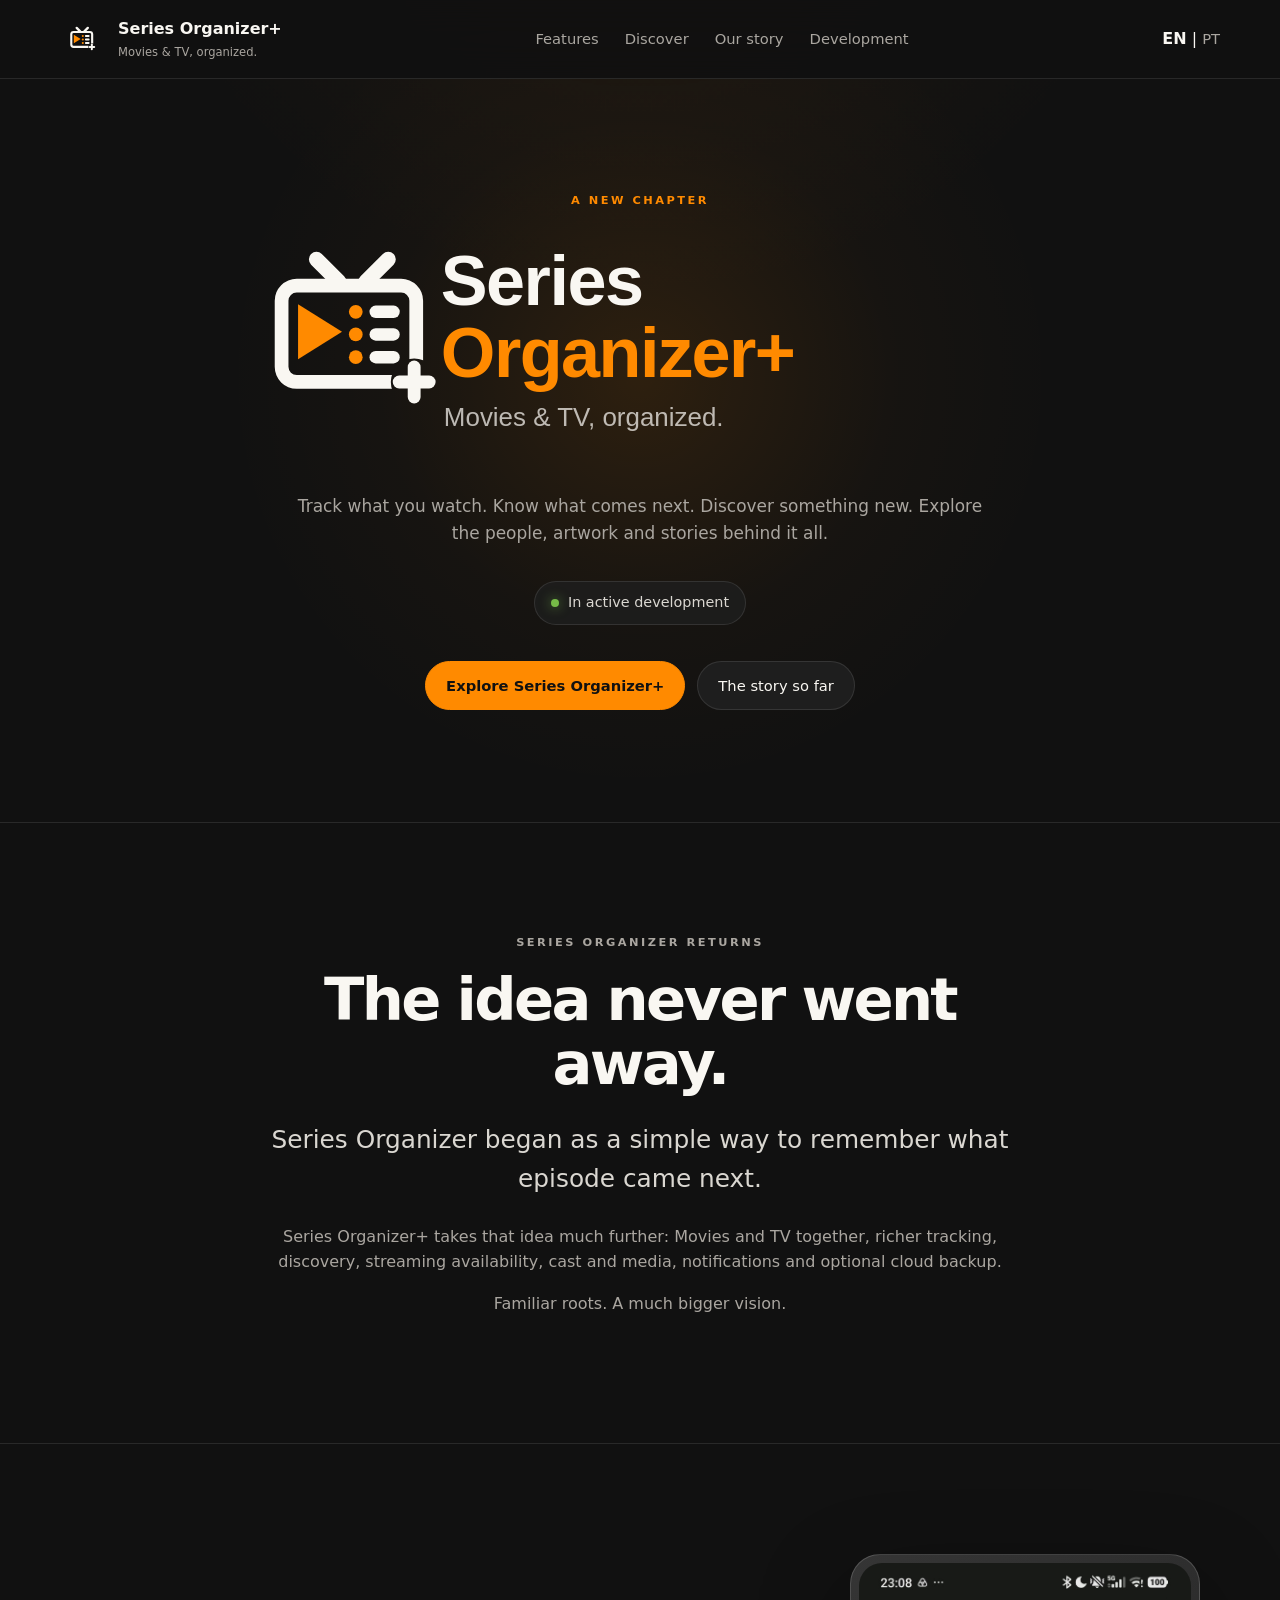
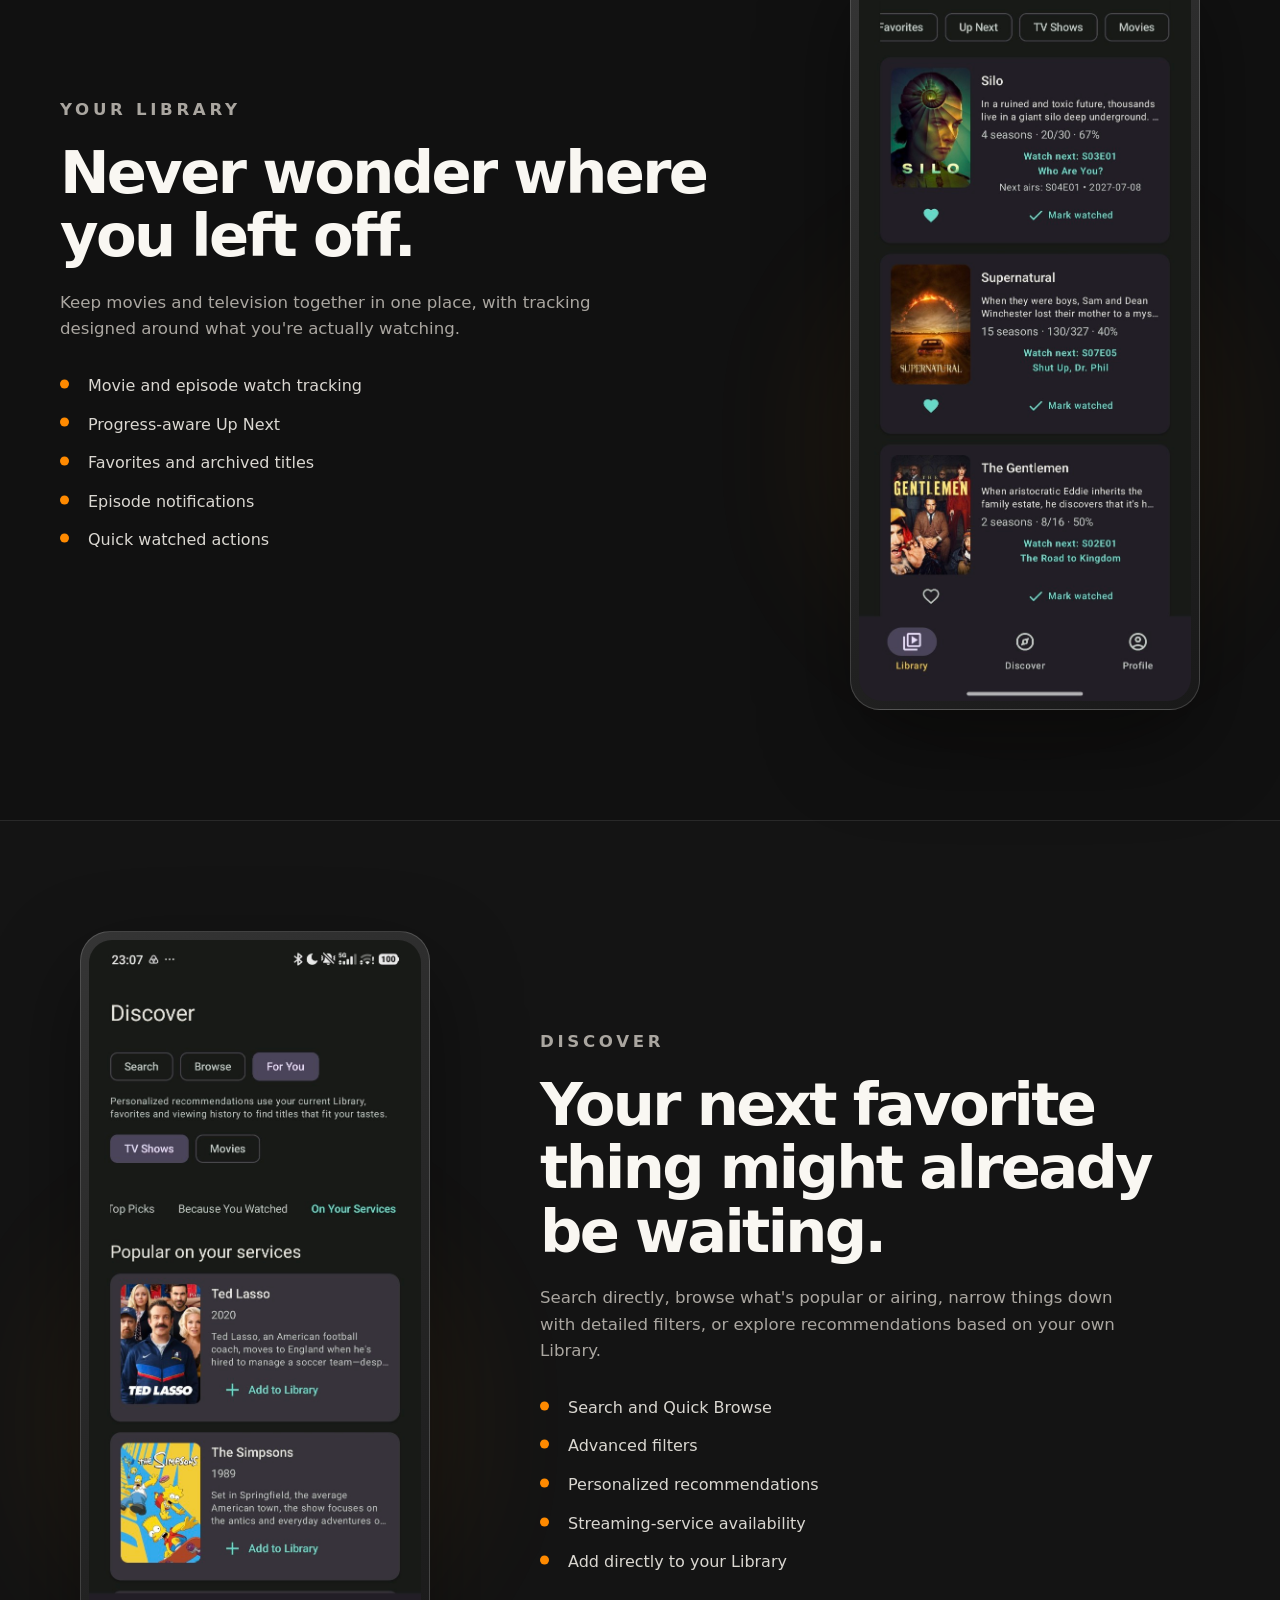
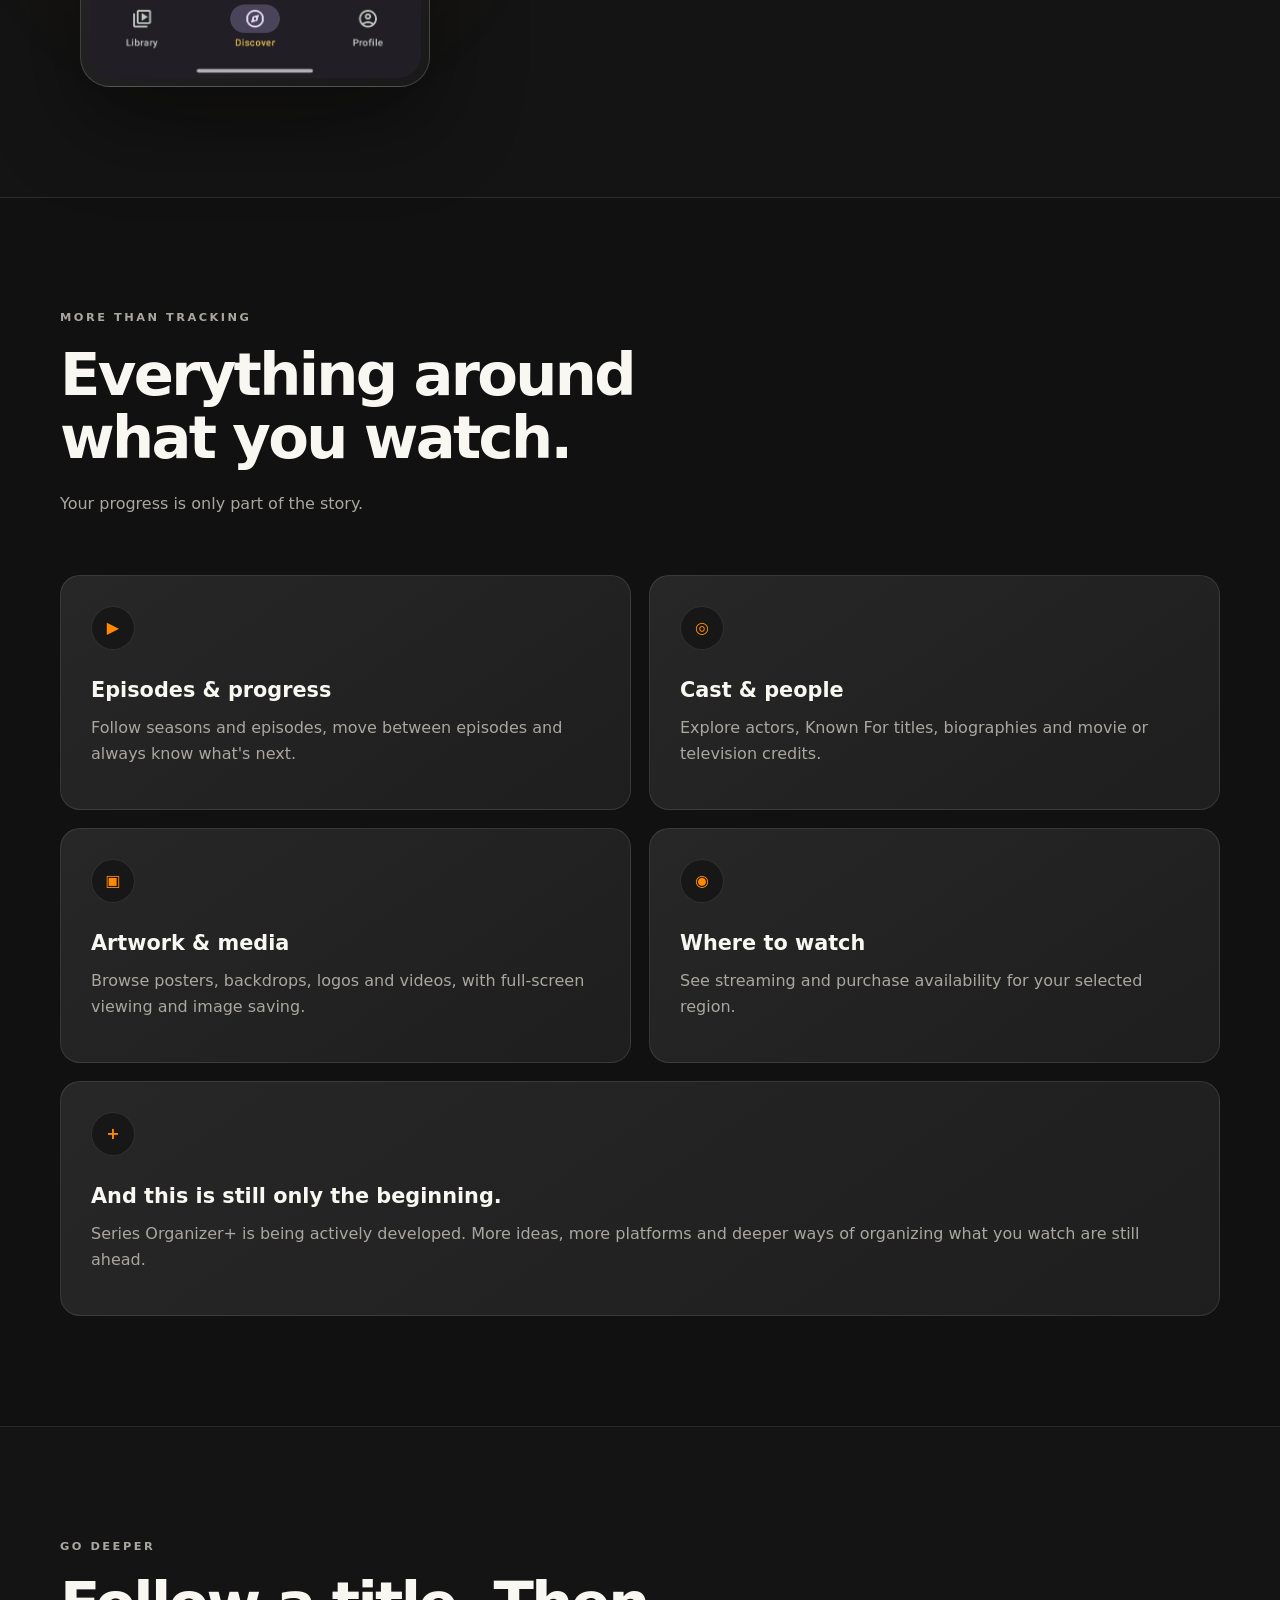
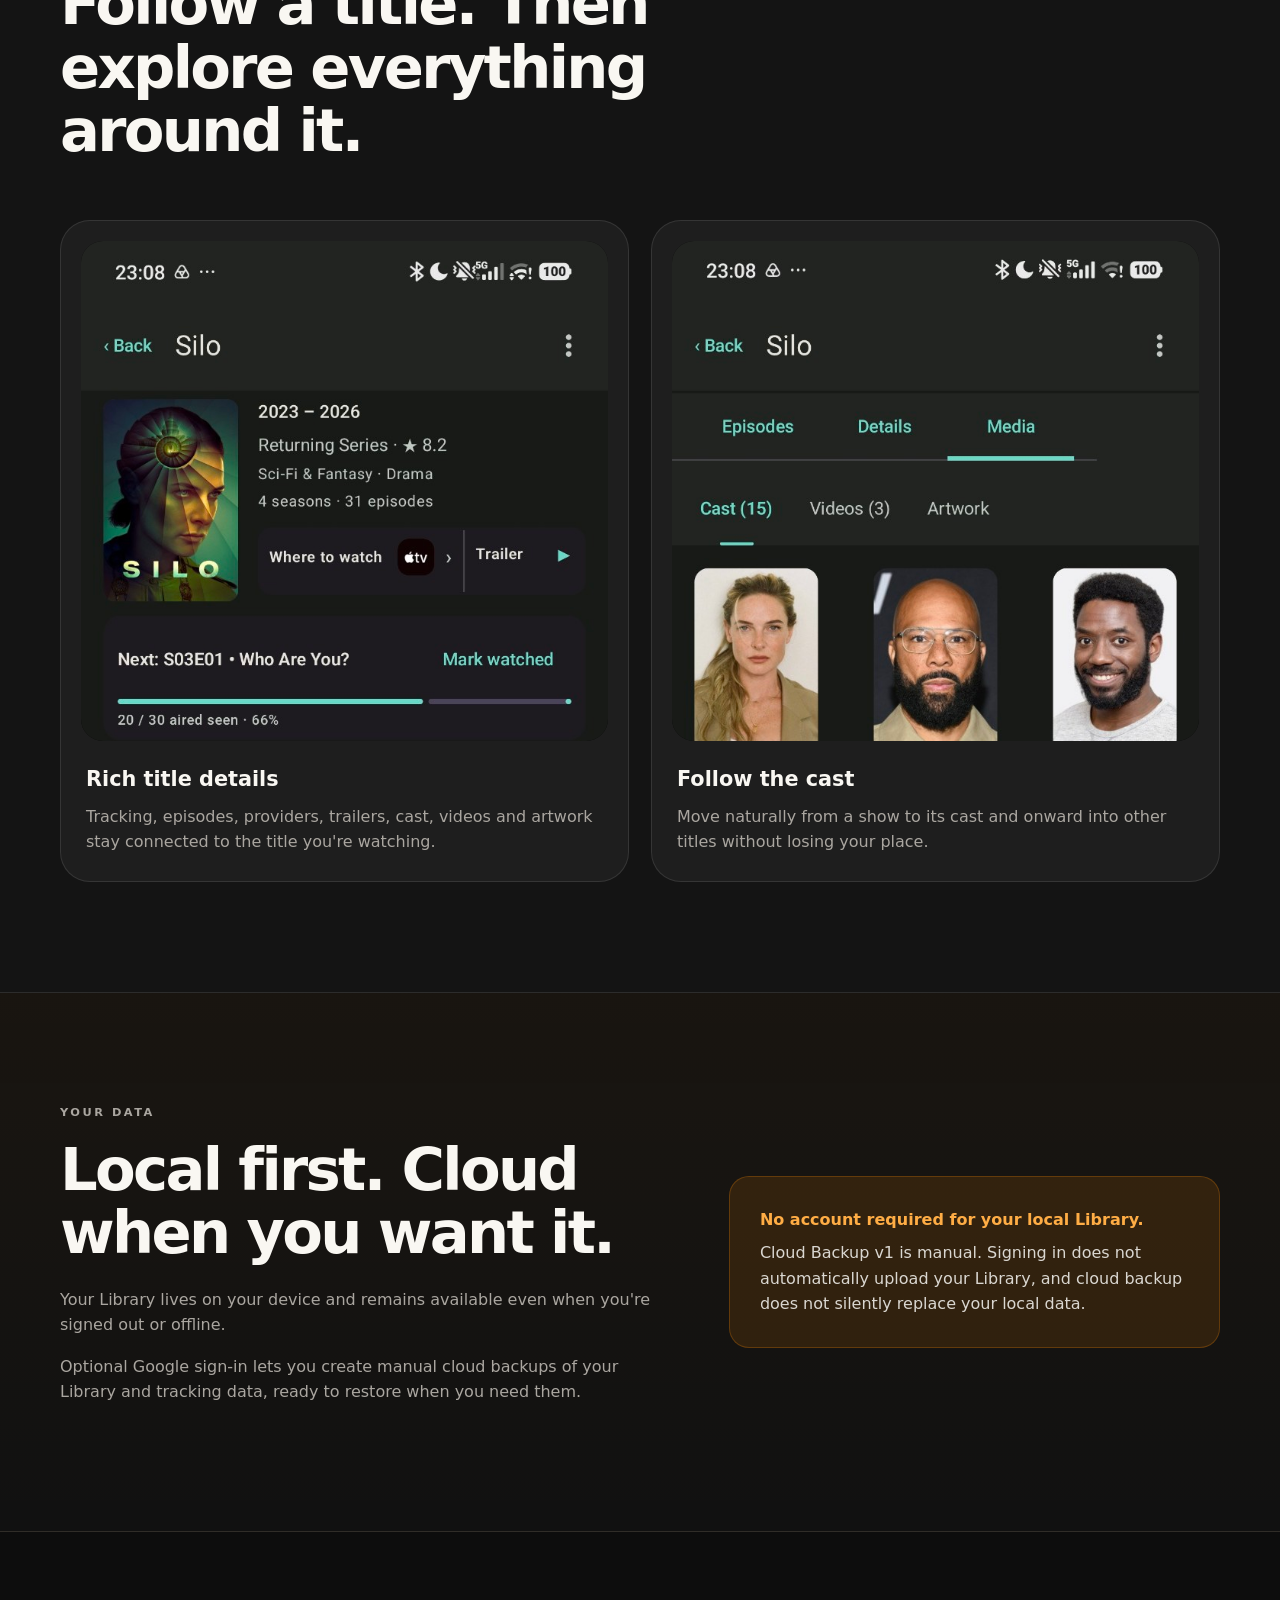
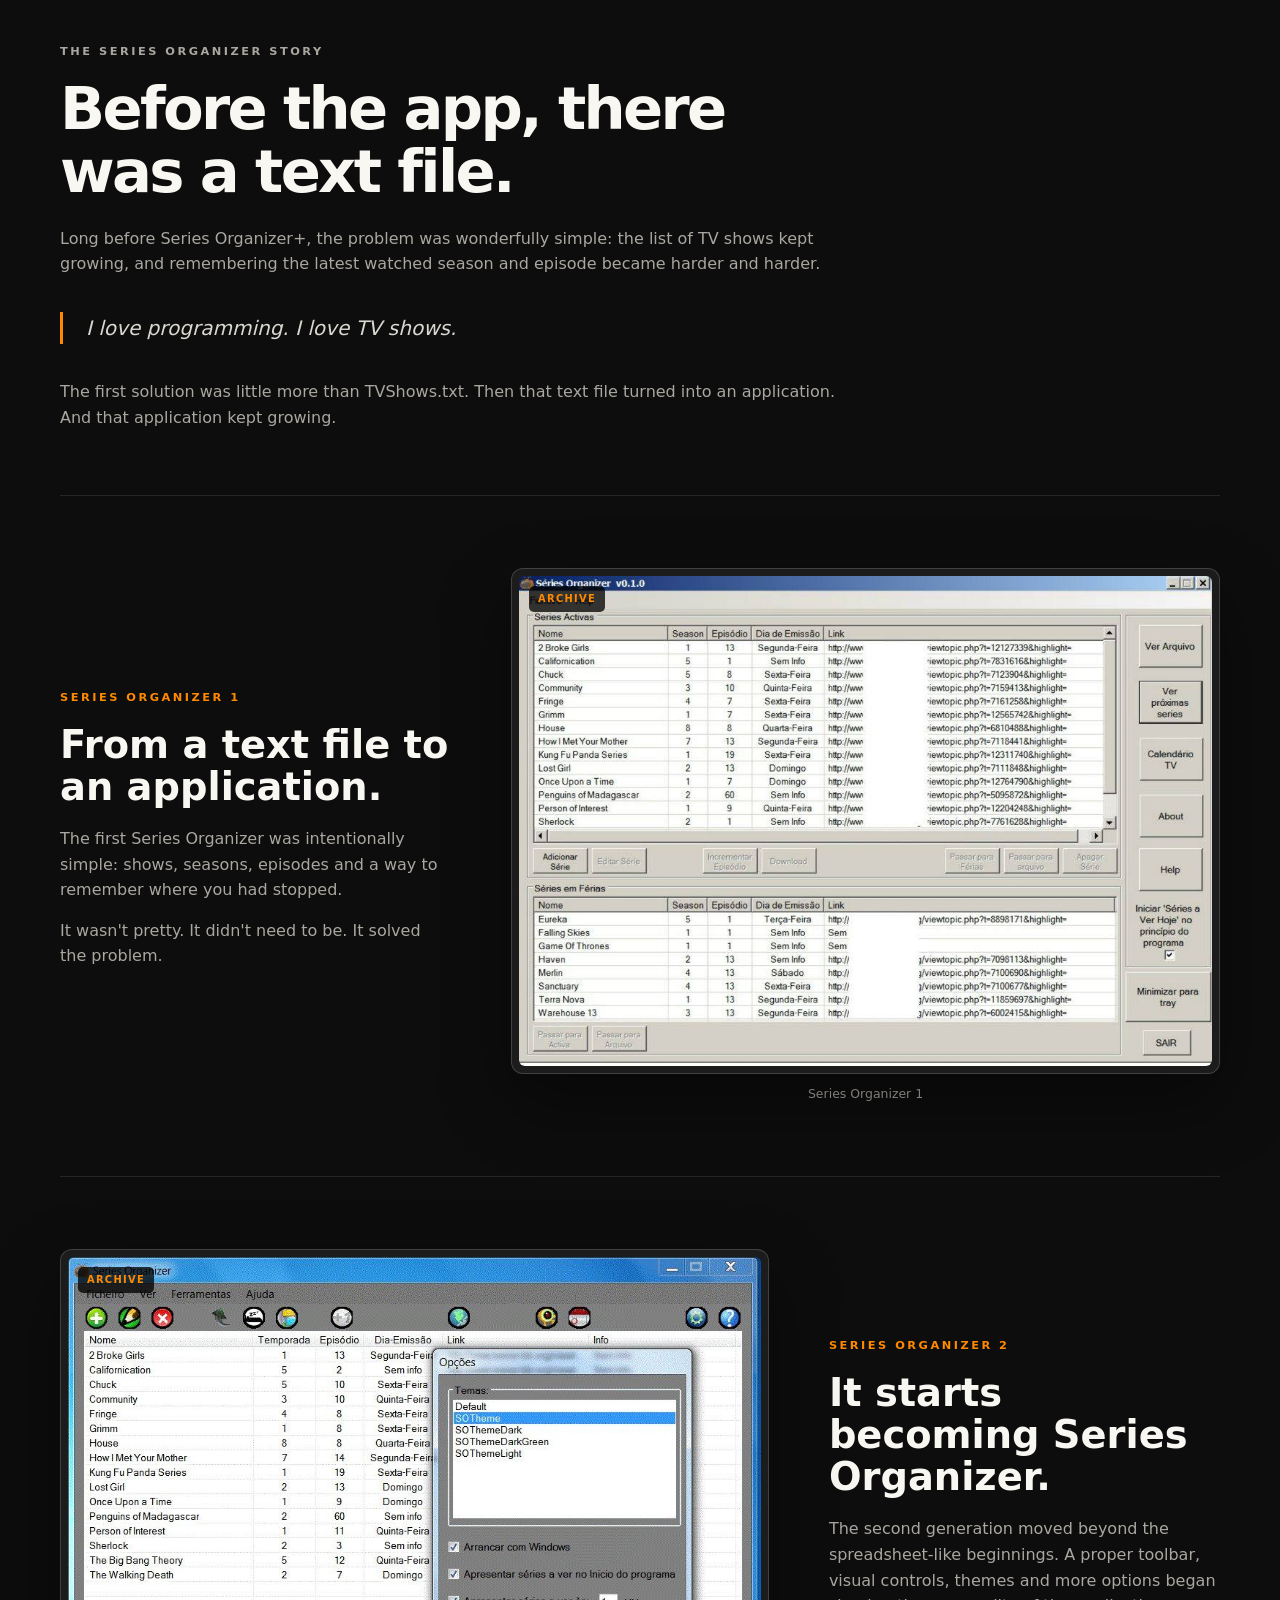
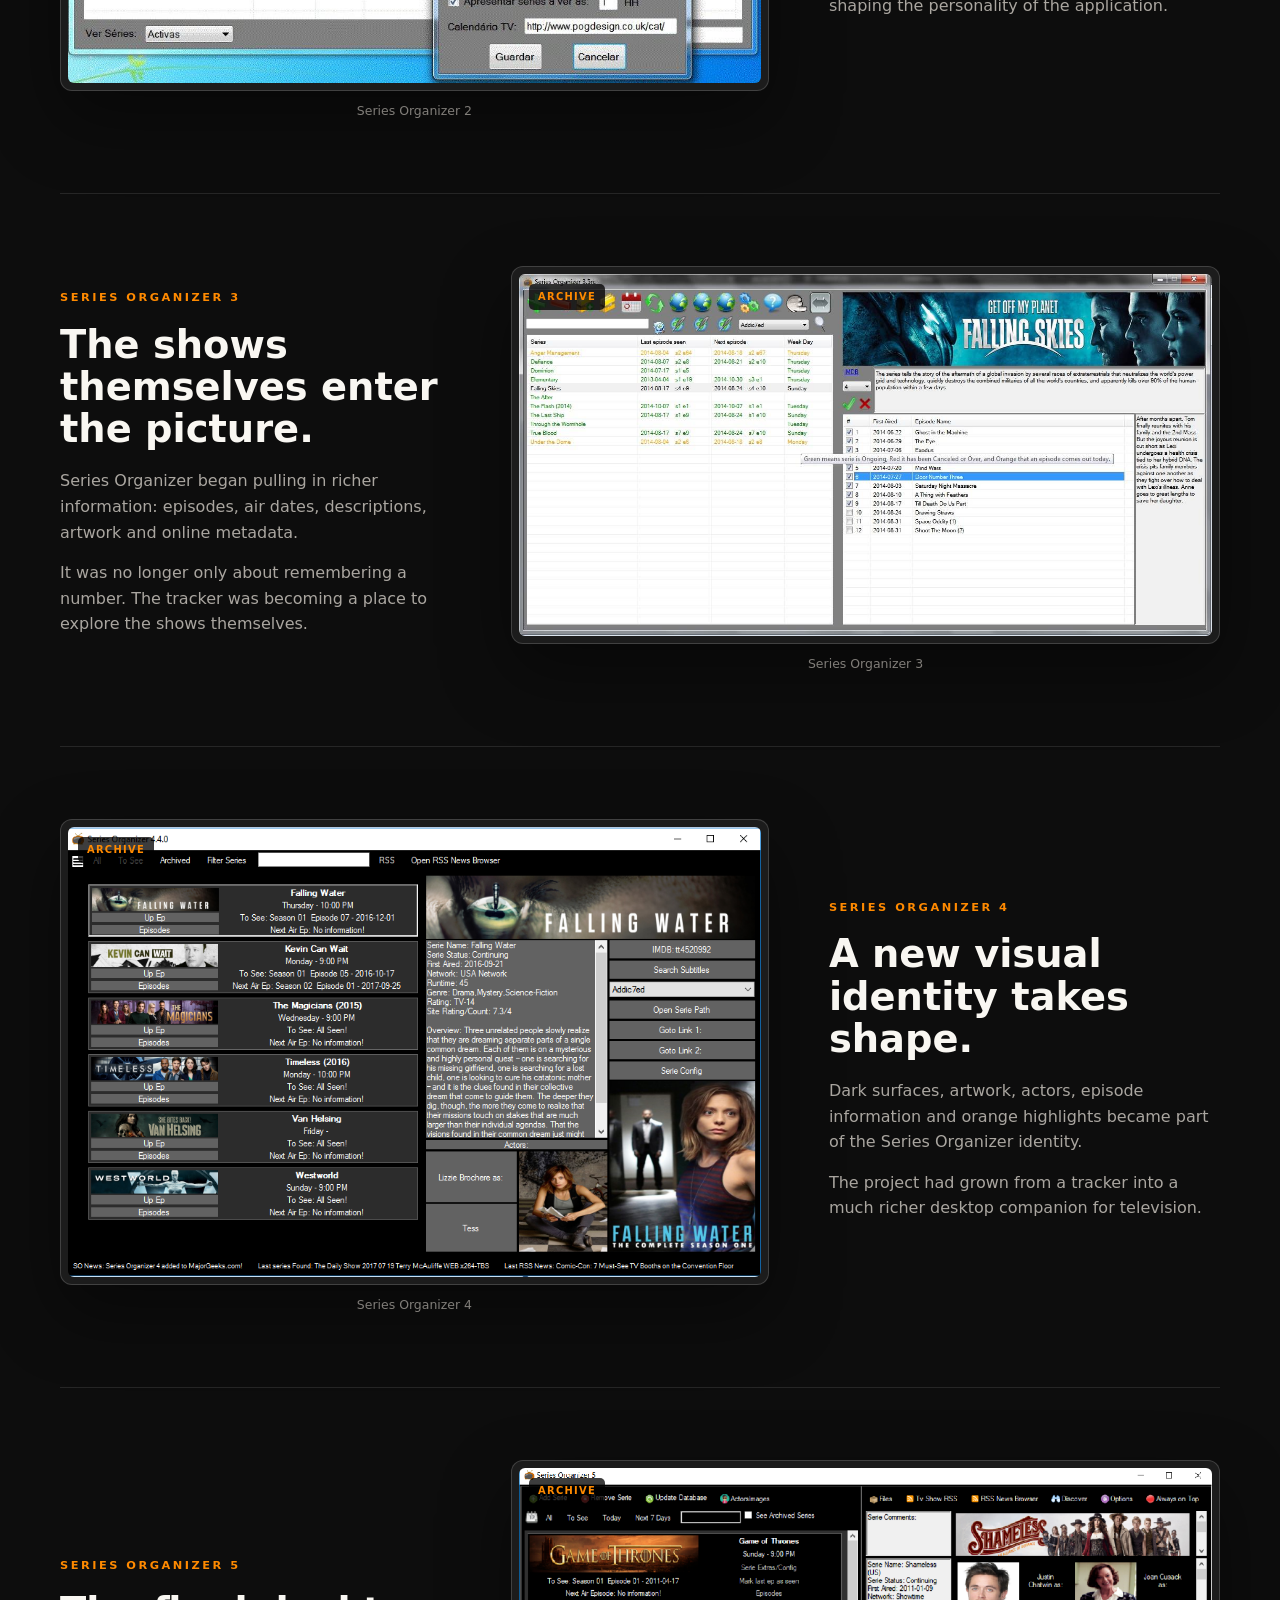
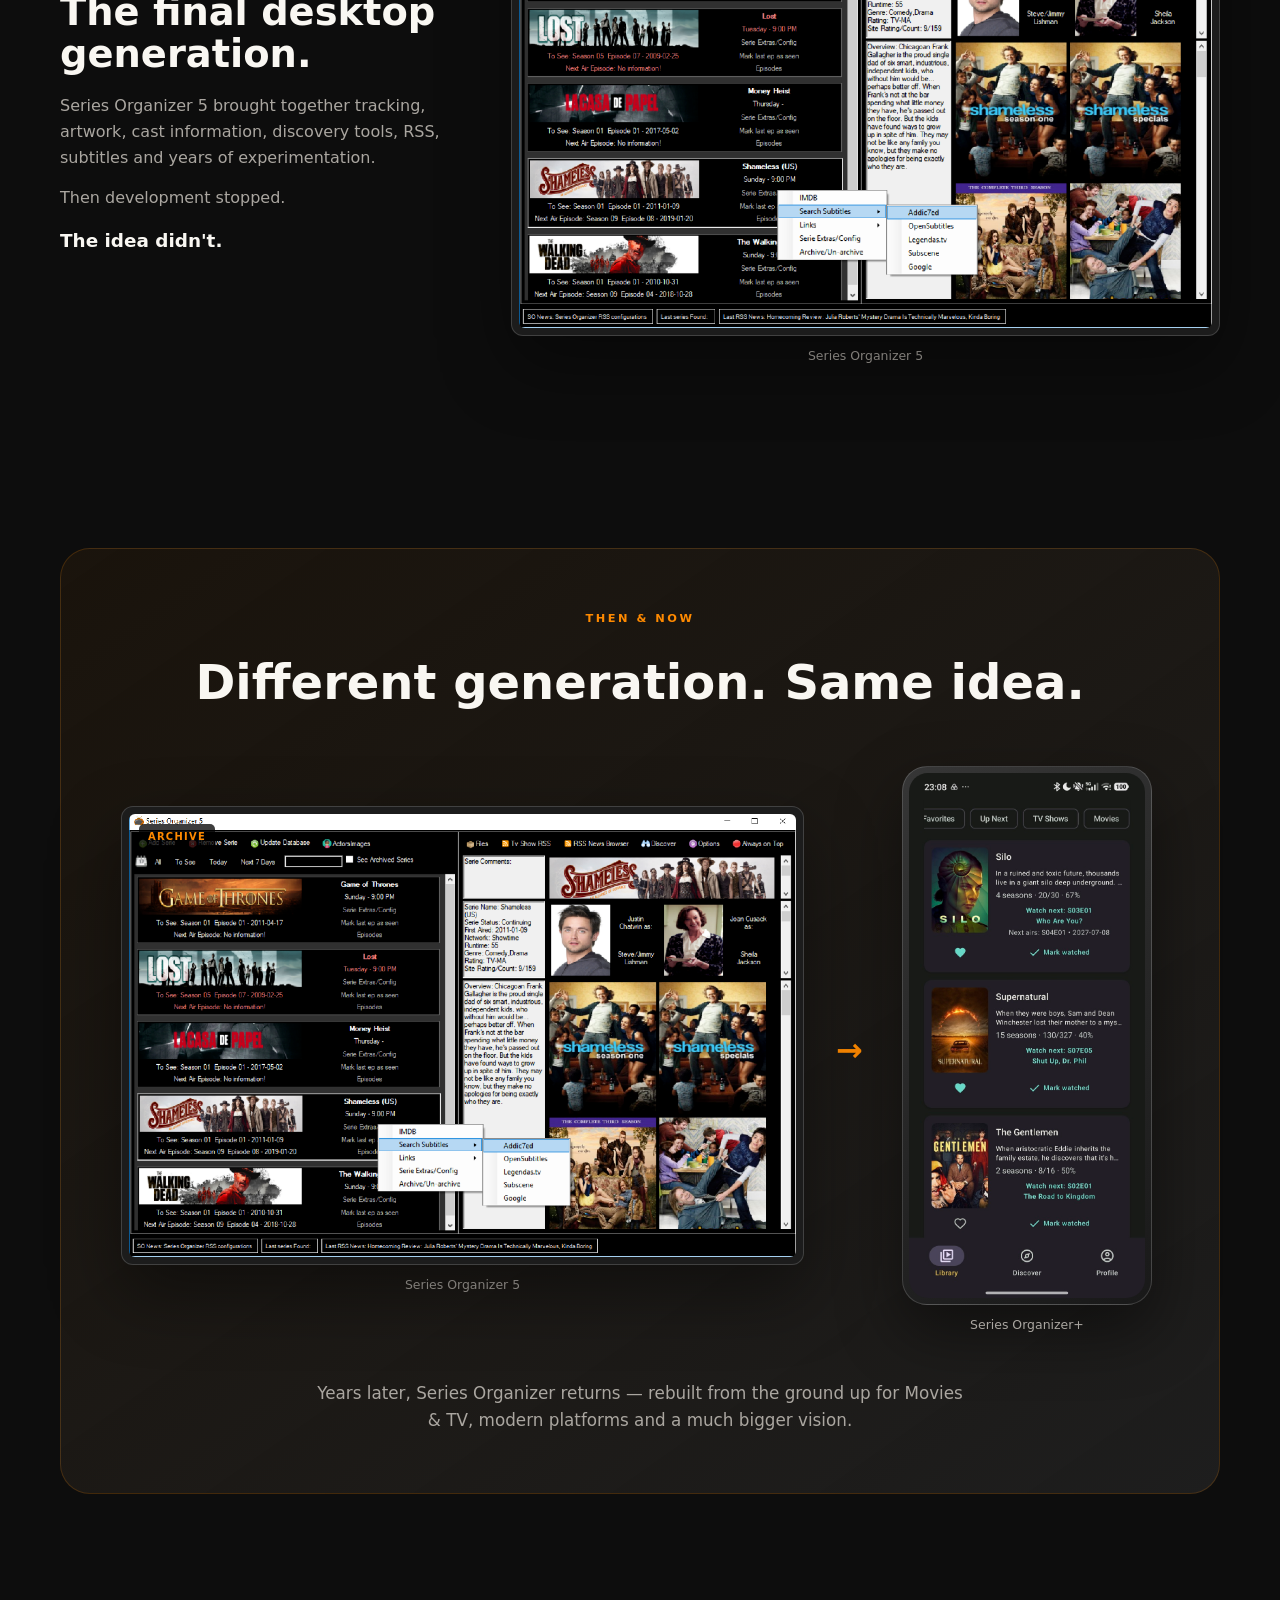
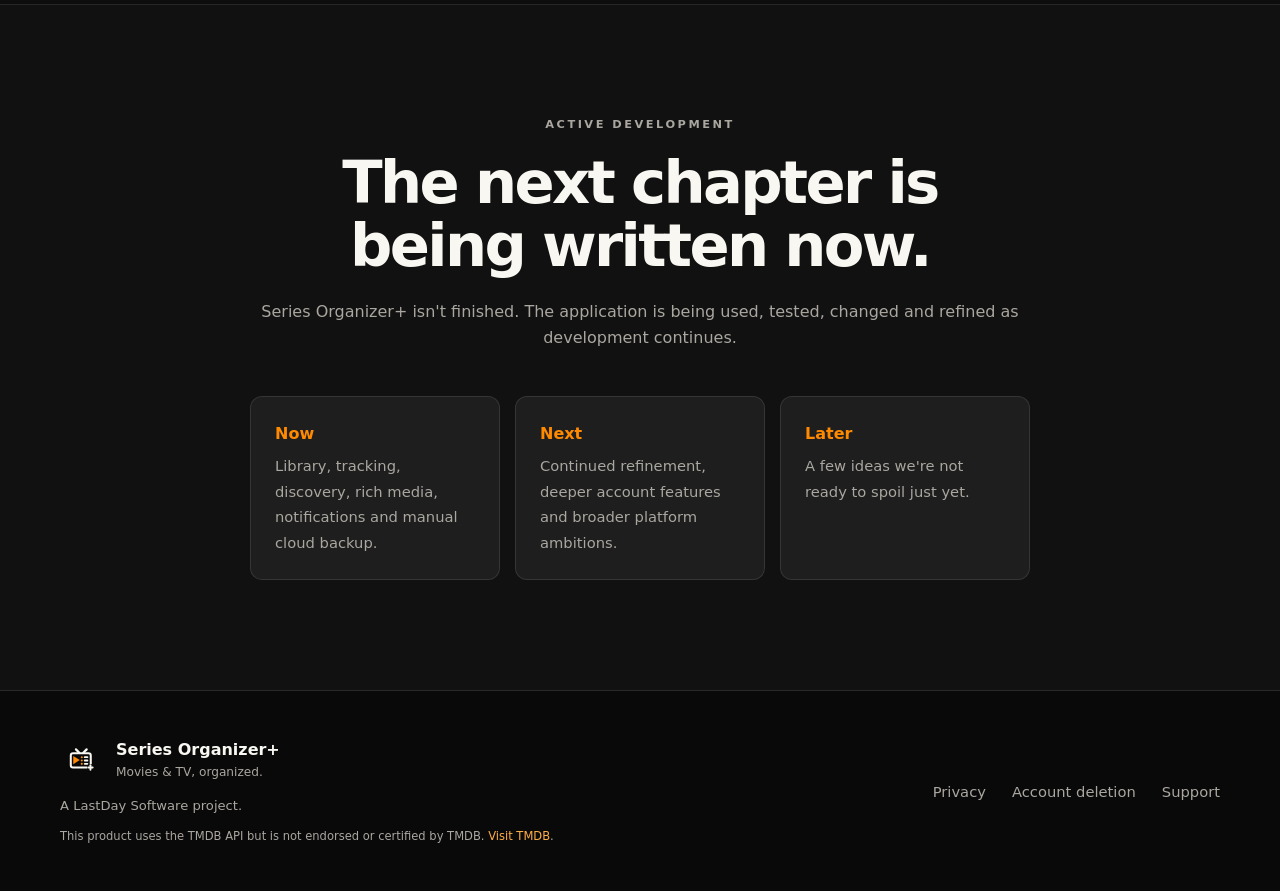
<file: index.html>
<!doctype html>
<html lang="en">
<head>
  <meta charset="UTF-8" />
<meta name="viewport" content="width=device-width, initial-scale=1.0" />
<meta name="theme-color" content="#111111" />
<link rel="icon" type="image/svg+xml" href="assets/brand/icon_master.svg" />
<link rel="alternate icon" type="image/png" href="assets/brand/icon_play_store_512.png" />
<link rel="stylesheet" href="styles.css" />
  <title>Series Organizer+ — Movies &amp; TV, organized.</title>
  <meta name="description" content="Series Organizer+ helps you track movies and TV shows, follow your progress, discover what to watch next, and keep everything organized." />
  <link rel="canonical" href="https://seriesorganizer.com/" />
  <link rel="alternate" hreflang="en" href="https://seriesorganizer.com/" />
  <link rel="alternate" hreflang="pt-PT" href="https://seriesorganizer.com/pt/" />
  <link rel="alternate" hreflang="x-default" href="https://seriesorganizer.com/" />
  <meta property="og:title" content="Series Organizer+ — Movies & TV, organized." />
  <meta property="og:description" content="Track movies and TV, follow your progress, discover what's next and keep everything organized." />
  <meta property="og:type" content="website" />
  <meta property="og:url" content="https://seriesorganizer.com/" />
  <meta property="og:site_name" content="Series Organizer+" />
  <meta property="og:image" content="https://seriesorganizer.com/assets/brand/series-organizer-plus-full-dark.png" />
  <meta name="twitter:card" content="summary_large_image" />
  <meta name="twitter:title" content="Series Organizer+ — Movies & TV, organized." />
  <meta name="twitter:description" content="Track movies and TV, follow your progress, discover what's next and keep everything organized." />
  <meta name="twitter:image" content="https://seriesorganizer.com/assets/brand/series-organizer-plus-full-dark.png" />
</head>
<body>
  <header class="site-header">
  <div class="container header-inner">
    <a class="brand" href="index.html" aria-label="Series Organizer+ home">
      <img class="brand-icon" src="assets/brand/series-organizer-plus-mark-dark.svg" alt="" />
      <div class="brand-text">
        <strong>Series Organizer+</strong>
        <small>Movies &amp; TV, organized.</small>
      </div>
    </a>
    <nav class="main-nav" aria-label="Main navigation">
      <a href="index.html#features">Features</a>
      <a href="index.html#discover">Discover</a>
      <a href="index.html#legacy">Our story</a>
      <a href="index.html#development">Development</a>
    </nav>
    <nav class="footer-links" aria-label="Language"><span><strong>EN</strong> | <a href="pt/">PT</a></span></nav>
  </div>
</header>

  <main id="top">
    <section class="hero">
      <div class="container hero-content">
        <p class="eyebrow">A NEW CHAPTER</p>

        <img
          class="hero-logo"
          src="assets/brand/series-organizer-plus-full-dark.svg"
          alt="Series Organizer+ — Movies & TV, organized."
        />

        <h1 class="visually-hidden">Series Organizer+</h1>

        <p class="hero-description">
          Track what you watch. Know what comes next. Discover something new.
          Explore the people, artwork and stories behind it all.
        </p>

        <div class="status-pill">
          <span class="status-dot" aria-hidden="true"></span>
          In active development
        </div>

        <div class="hero-actions">
          <a class="button button-primary" href="#features">Explore Series Organizer+</a>
          <a class="button button-secondary" href="#legacy">The story so far</a>
        </div>
      </div>
    </section>

    <section class="section intro">
      <div class="container narrow">
        <p class="section-label">SERIES ORGANIZER RETURNS</p>
        <h2>The idea never went away.</h2>
        <p class="lead">
          Series Organizer began as a simple way to remember what episode came next.
        </p>
        <p>
          Series Organizer+ takes that idea much further: Movies and TV together,
          richer tracking, discovery, streaming availability, cast and media,
          notifications and optional cloud backup.
        </p>
        <p>Familiar roots. A much bigger vision.</p>
      </div>
    </section>

    <section id="features" class="section">
      <div class="container product-layout">
        <div class="product-copy">
          <p class="section-label">YOUR LIBRARY</p>
          <h2>Never wonder where you left off.</h2>
          <p>
            Keep movies and television together in one place, with tracking designed
            around what you're actually watching.
          </p>

          <ul class="feature-list">
            <li>Movie and episode watch tracking</li>
            <li>Progress-aware Up Next</li>
            <li>Favorites and archived titles</li>
            <li>Episode notifications</li>
            <li>Quick watched actions</li>
          </ul>
        </div>

        <div class="phone">
          <img src="assets/screenshots/library.jpg" alt="Series Organizer+ Library" />
        </div>
      </div>
    </section>

    <section id="discover" class="section alternate-section">
      <div class="container product-layout reverse">
        <div class="product-copy">
          <p class="section-label">DISCOVER</p>
          <h2>Your next favorite thing might already be waiting.</h2>
          <p>
            Search directly, browse what's popular or airing, narrow things down
            with detailed filters, or explore recommendations based on your own Library.
          </p>

          <ul class="feature-list">
            <li>Search and Quick Browse</li>
            <li>Advanced filters</li>
            <li>Personalized recommendations</li>
            <li>Streaming-service availability</li>
            <li>Add directly to your Library</li>
          </ul>
        </div>

        <div class="phone">
          <img src="assets/screenshots/discover.jpg" alt="Series Organizer+ Discover" />
        </div>
      </div>
    </section>

    <section class="section">
      <div class="container">
        <div class="section-heading">
          <p class="section-label">MORE THAN TRACKING</p>
          <h2>Everything around what you watch.</h2>
          <p>Your progress is only part of the story.</p>
        </div>

        <div class="bento">
          <article class="bento-card">
            <div class="feature-icon" aria-hidden="true">▶</div>
            <h3>Episodes &amp; progress</h3>
            <p>Follow seasons and episodes, move between episodes and always know what's next.</p>
          </article>

          <article class="bento-card">
            <div class="feature-icon" aria-hidden="true">◎</div>
            <h3>Cast &amp; people</h3>
            <p>Explore actors, Known For titles, biographies and movie or television credits.</p>
          </article>

          <article class="bento-card">
            <div class="feature-icon" aria-hidden="true">▣</div>
            <h3>Artwork &amp; media</h3>
            <p>Browse posters, backdrops, logos and videos, with full-screen viewing and image saving.</p>
          </article>

          <article class="bento-card">
            <div class="feature-icon" aria-hidden="true">◉</div>
            <h3>Where to watch</h3>
            <p>See streaming and purchase availability for your selected region.</p>
          </article>

          <article class="bento-card large">
            <div class="feature-icon" aria-hidden="true">+</div>
            <h3>And this is still only the beginning.</h3>
            <p>
              Series Organizer+ is being actively developed. More ideas, more platforms
              and deeper ways of organizing what you watch are still ahead.
            </p>
          </article>
        </div>
      </div>
    </section>

    <section class="section alternate-section">
      <div class="container">
        <div class="section-heading">
          <p class="section-label">GO DEEPER</p>
          <h2>Follow a title. Then explore everything around it.</h2>
        </div>

        <div class="showcase-grid">
          <article class="showcase-card">
            <div class="showcase-image">
              <img src="assets/screenshots/tv-details.jpg" alt="Series Organizer+ TV details" />
            </div>
            <h3>Rich title details</h3>
            <p>
              Tracking, episodes, providers, trailers, cast, videos and artwork stay
              connected to the title you're watching.
            </p>
          </article>

          <article class="showcase-card">
            <div class="showcase-image">
              <img src="assets/screenshots/cast.jpg" alt="Series Organizer+ cast and media screen" />
            </div>
            <h3>Follow the cast</h3>
            <p>
              Move naturally from a show to its cast and onward into other titles
              without losing your place.
            </p>
          </article>
        </div>
      </div>
    </section>

    <section class="section cloud-section">
      <div class="container data-grid">
        <div>
          <p class="section-label">YOUR DATA</p>
          <h2>Local first. Cloud when you want it.</h2>
          <p>
            Your Library lives on your device and remains available even when you're
            signed out or offline.
          </p>
          <p>
            Optional Google sign-in lets you create manual cloud backups of your
            Library and tracking data, ready to restore when you need them.
          </p>
        </div>

        <div class="data-card">
          <strong>No account required for your local Library.</strong>
          <p>
            Cloud Backup v1 is manual. Signing in does not automatically upload your
            Library, and cloud backup does not silently replace your local data.
          </p>
        </div>
      </div>
    </section>

    <section id="legacy" class="section history-section">
      <div class="container">
        <div class="history-intro">
          <p class="section-label">THE SERIES ORGANIZER STORY</p>
          <h2>Before the app, there was a text file.</h2>
          <p>
            Long before Series Organizer+, the problem was wonderfully simple:
            the list of TV shows kept growing, and remembering the latest watched
            season and episode became harder and harder.
          </p>

          <div class="history-quote">I love programming. I love TV shows.</div>

          <p>
            The first solution was little more than TVShows.txt. Then that text file
            turned into an application. And that application kept growing.
          </p>
        </div>

        <div class="history-evolution">
          <article class="history-generation">
            <div class="history-copy">
              <span class="history-version">SERIES ORGANIZER 1</span>
              <h3>From a text file to an application.</h3>
              <p>
                The first Series Organizer was intentionally simple: shows, seasons,
                episodes and a way to remember where you had stopped.
              </p>
              <p>It wasn't pretty. It didn't need to be. It solved the problem.</p>
            </div>

            <figure class="history-screenshot">
              <div class="history-window">
                <img src="assets/history/series-organizer-1.jpg" alt="Series Organizer 1" />
              </div>
              <figcaption>Series Organizer 1</figcaption>
            </figure>
          </article>

          <article class="history-generation history-generation-reverse">
            <div class="history-copy">
              <span class="history-version">SERIES ORGANIZER 2</span>
              <h3>It starts becoming Series Organizer.</h3>
              <p>
                The second generation moved beyond the spreadsheet-like beginnings.
                A proper toolbar, visual controls, themes and more options began
                shaping the personality of the application.
              </p>
            </div>

            <figure class="history-screenshot">
              <div class="history-window">
                <img src="assets/history/series-organizer-2.jpg" alt="Series Organizer 2" />
              </div>
              <figcaption>Series Organizer 2</figcaption>
            </figure>
          </article>

          <article class="history-generation">
            <div class="history-copy">
              <span class="history-version">SERIES ORGANIZER 3</span>
              <h3>The shows themselves enter the picture.</h3>
              <p>
                Series Organizer began pulling in richer information: episodes, air dates,
                descriptions, artwork and online metadata.
              </p>
              <p>
                It was no longer only about remembering a number. The tracker was becoming
                a place to explore the shows themselves.
              </p>
            </div>

            <figure class="history-screenshot">
              <div class="history-window">
                <img src="assets/history/series-organizer-3.jpg" alt="Series Organizer 3" />
              </div>
              <figcaption>Series Organizer 3</figcaption>
            </figure>
          </article>

          <article class="history-generation history-generation-reverse">
            <div class="history-copy">
              <span class="history-version">SERIES ORGANIZER 4</span>
              <h3>A new visual identity takes shape.</h3>
              <p>
                Dark surfaces, artwork, actors, episode information and orange highlights
                became part of the Series Organizer identity.
              </p>
              <p>
                The project had grown from a tracker into a much richer desktop companion
                for television.
              </p>
            </div>

            <figure class="history-screenshot">
              <div class="history-window">
                <img src="assets/history/series-organizer-4.png" alt="Series Organizer 4" />
              </div>
              <figcaption>Series Organizer 4</figcaption>
            </figure>
          </article>

          <article class="history-generation">
            <div class="history-copy">
              <span class="history-version">SERIES ORGANIZER 5</span>
              <h3>The final desktop generation.</h3>
              <p>
                Series Organizer 5 brought together tracking, artwork, cast information,
                discovery tools, RSS, subtitles and years of experimentation.
              </p>
              <p>Then development stopped.</p>
              <p class="history-emphasis">The idea didn't.</p>
            </div>

            <figure class="history-screenshot">
              <div class="history-window">
                <img src="assets/history/series-organizer-5.png" alt="Series Organizer 5" />
              </div>
              <figcaption>Series Organizer 5</figcaption>
            </figure>
          </article>
        </div>

        <div class="then-now">
          <div class="then-now-heading">
            <span class="history-version">THEN &amp; NOW</span>
            <h3>Different generation. Same idea.</h3>
          </div>

          <div class="then-now-grid">
            <figure>
              <div class="history-window">
                <img src="assets/history/series-organizer-5.png" alt="Series Organizer 5 desktop application" />
              </div>
              <figcaption>Series Organizer 5</figcaption>
            </figure>

            <div class="then-now-arrow" aria-hidden="true">→</div>

            <figure>
              <div class="current-phone">
                <img src="assets/screenshots/library.jpg" alt="Series Organizer+" />
              </div>
              <figcaption>Series Organizer+</figcaption>
            </figure>
          </div>

          <p class="then-now-copy">
            Years later, Series Organizer returns — rebuilt from the ground up for
            Movies &amp; TV, modern platforms and a much bigger vision.
          </p>
        </div>
      </div>
    </section>

    <section id="development" class="section development">
      <div class="container narrow">
        <p class="section-label">ACTIVE DEVELOPMENT</p>
        <h2>The next chapter is being written now.</h2>
        <p>
          Series Organizer+ isn't finished. The application is being used, tested,
          changed and refined as development continues.
        </p>

        <div class="development-grid">
          <article class="development-card">
            <strong>Now</strong>
            <span>Library, tracking, discovery, rich media, notifications and manual cloud backup.</span>
          </article>

          <article class="development-card">
            <strong>Next</strong>
            <span>Continued refinement, deeper account features and broader platform ambitions.</span>
          </article>

          <article class="development-card">
            <strong>Later</strong>
            <span>A few ideas we're not ready to spoil just yet.</span>
          </article>
        </div>
      </div>
    </section>
  </main>

  <footer>
  <div class="container footer-inner">
    <div class="footer-brand">
      <div class="footer-brand-row">
        <img src="assets/brand/series-organizer-plus-mark-dark.svg" alt="" />
        <div>
          <strong>Series Organizer+</strong>
          <small>Movies &amp; TV, organized.</small>
        </div>
      </div>
      <p>A LastDay Software project.</p>
      <p class="tmdb-attribution">
        This product uses the TMDB API but is not endorsed or certified by TMDB.
        <a href="https://www.themoviedb.org/">Visit TMDB</a>.
      </p>
    </div>

    <nav class="footer-links" aria-label="Footer navigation">
      <a href="privacy.html">Privacy</a>
      <a href="account-deletion.html">Account deletion</a>
      <a href="support.html">Support</a>
    </nav>
  </div>
</footer>
</body>
</html>
</file>
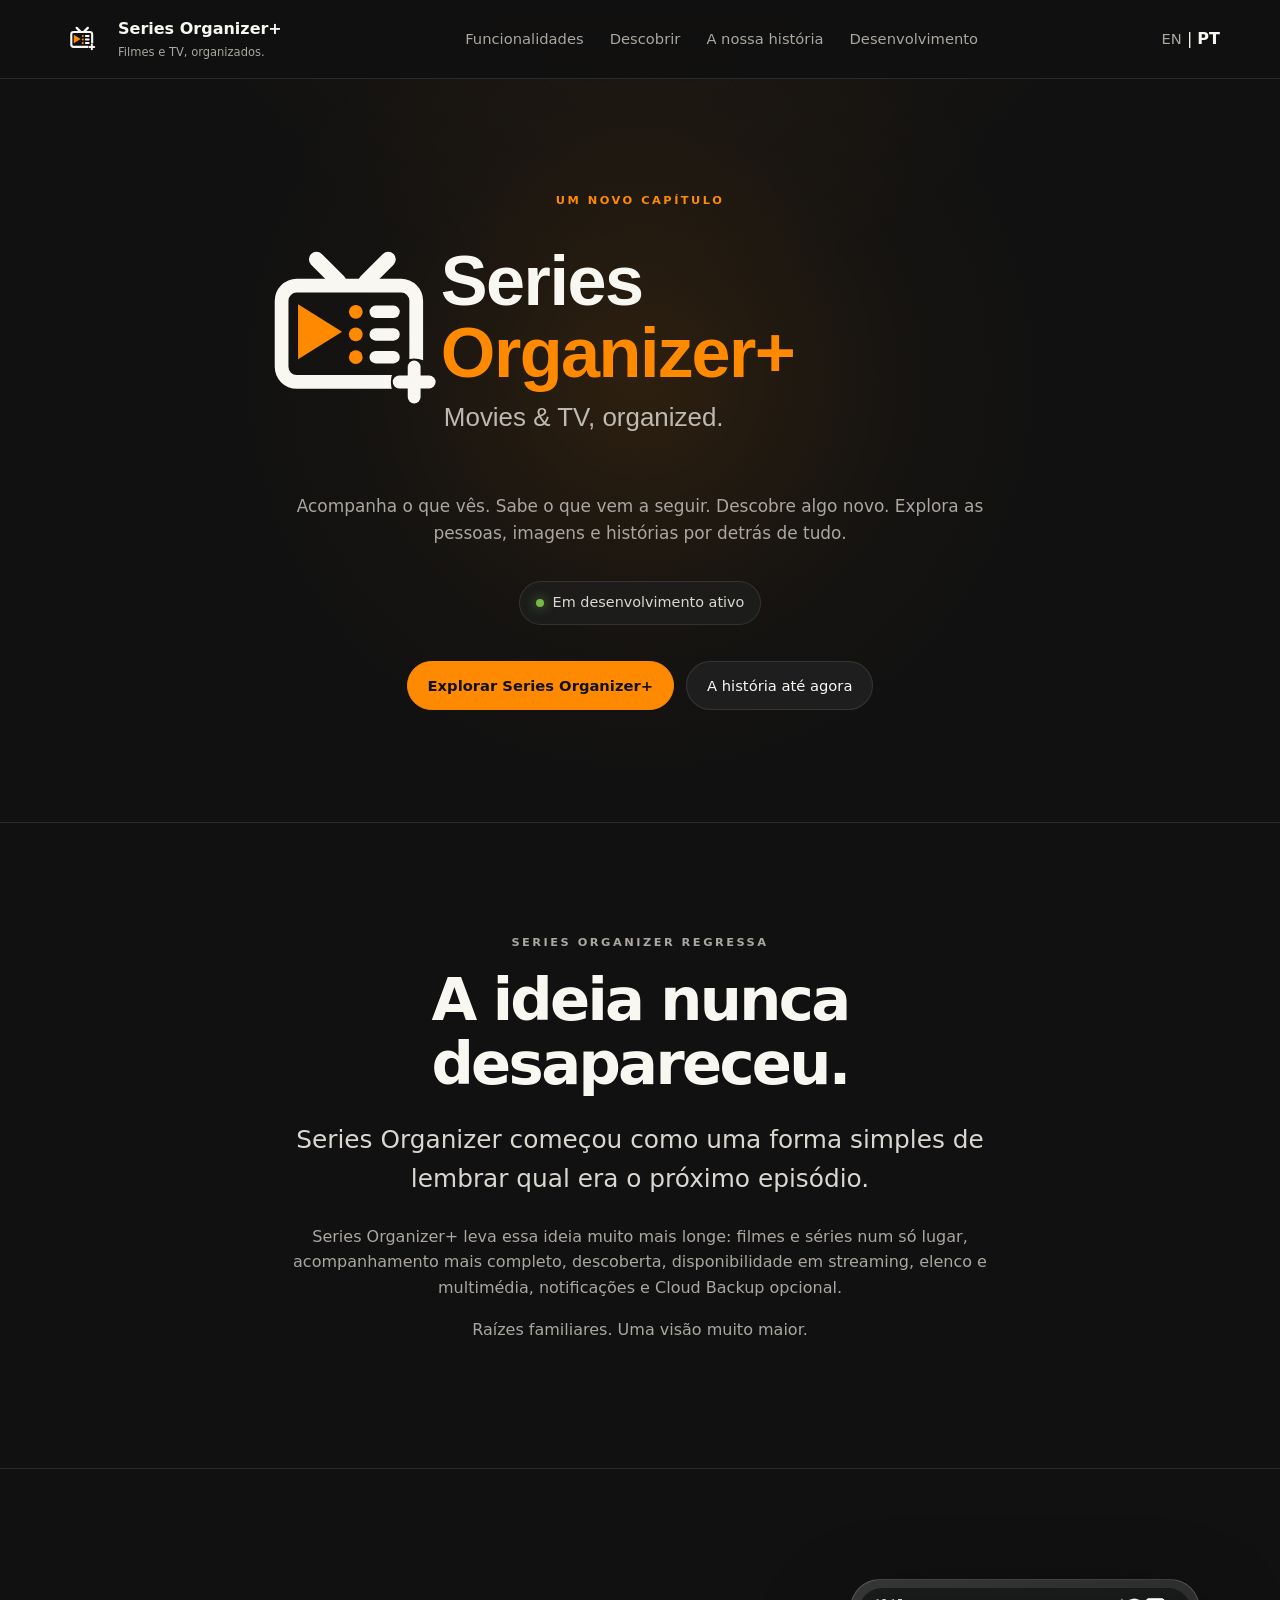
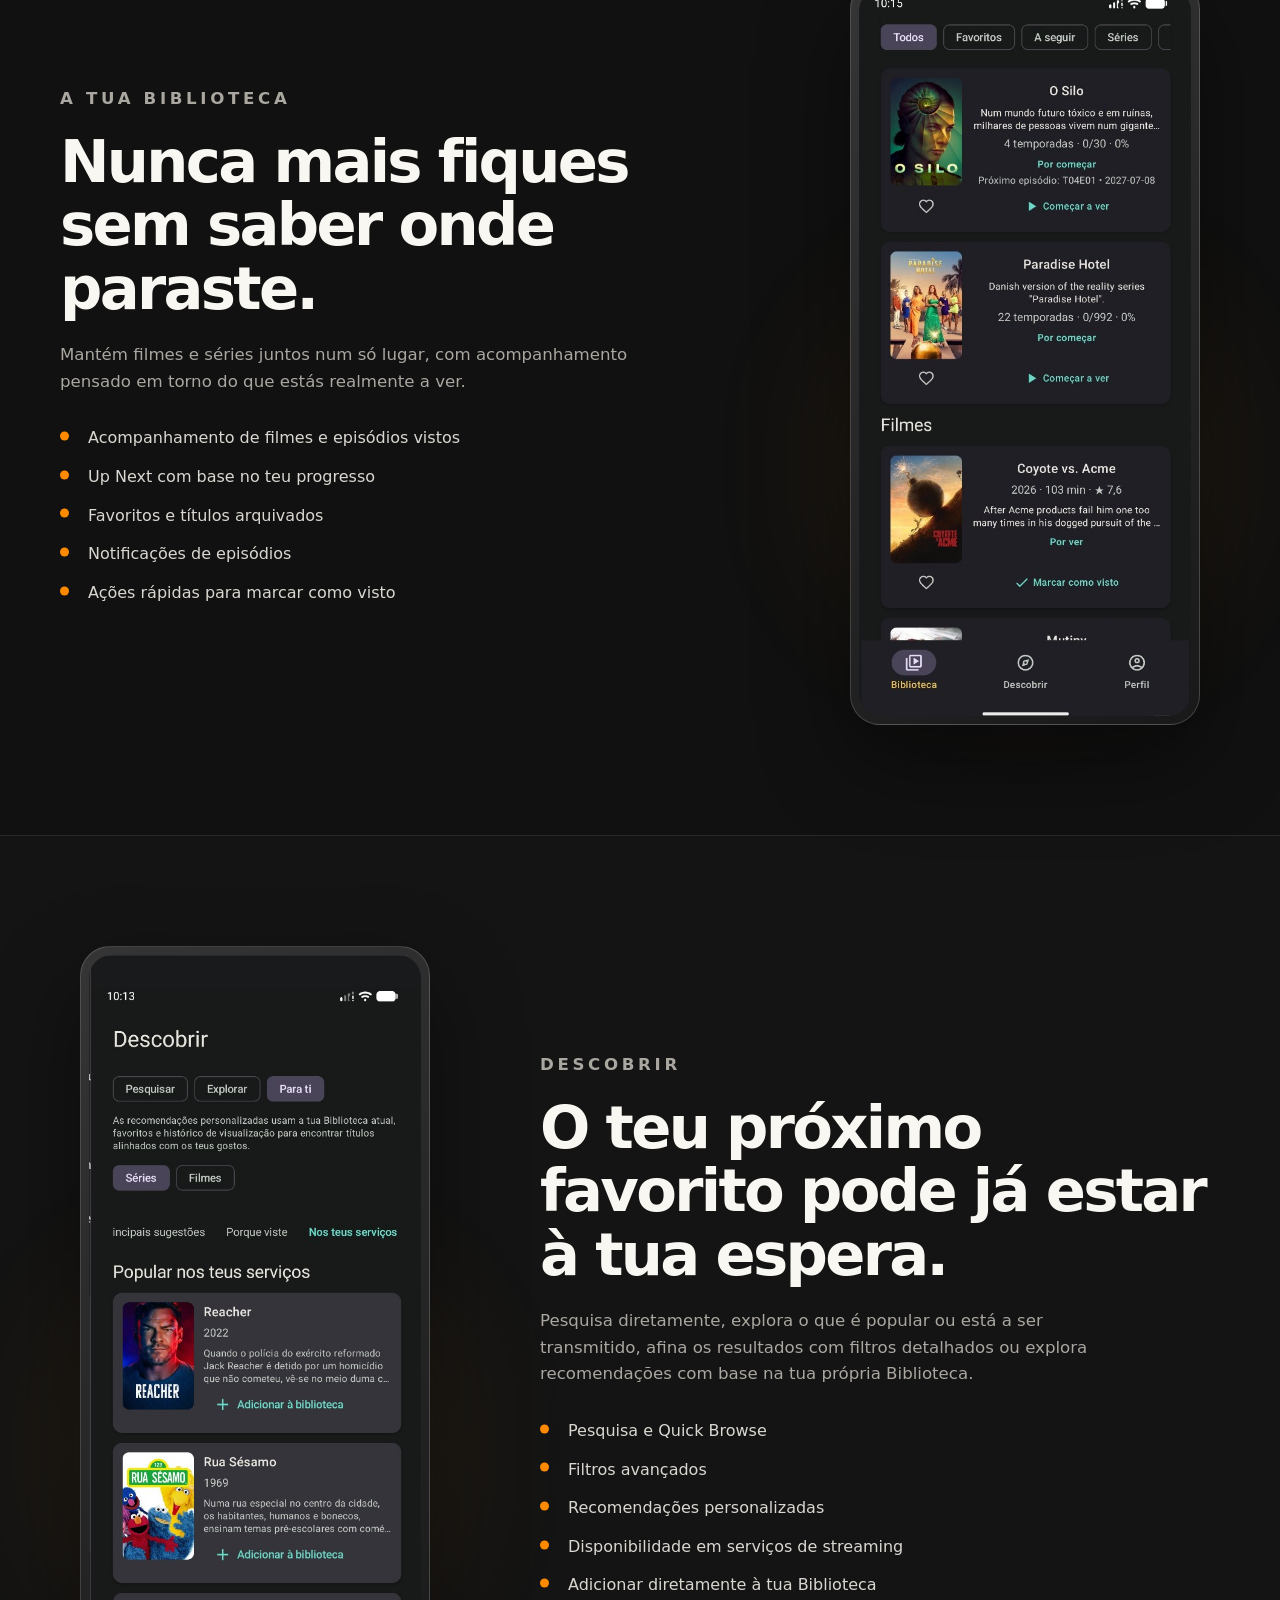
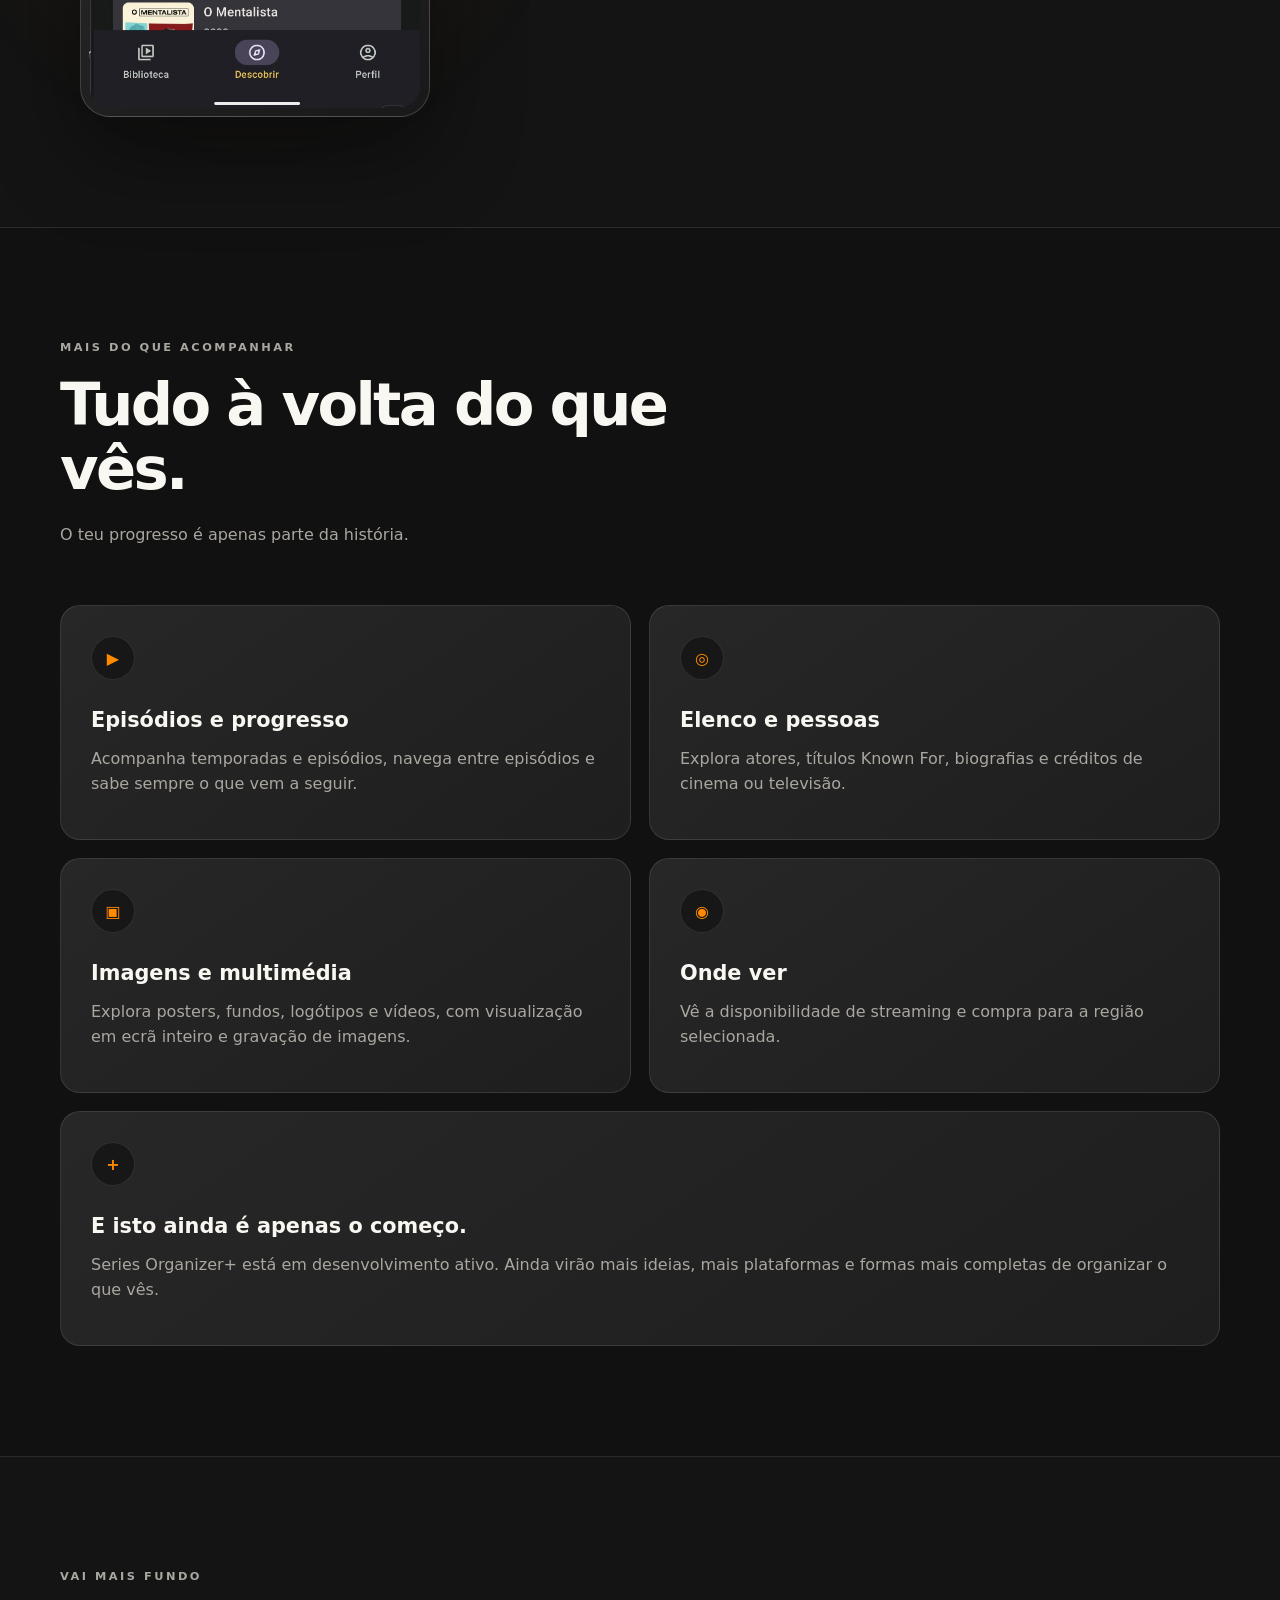
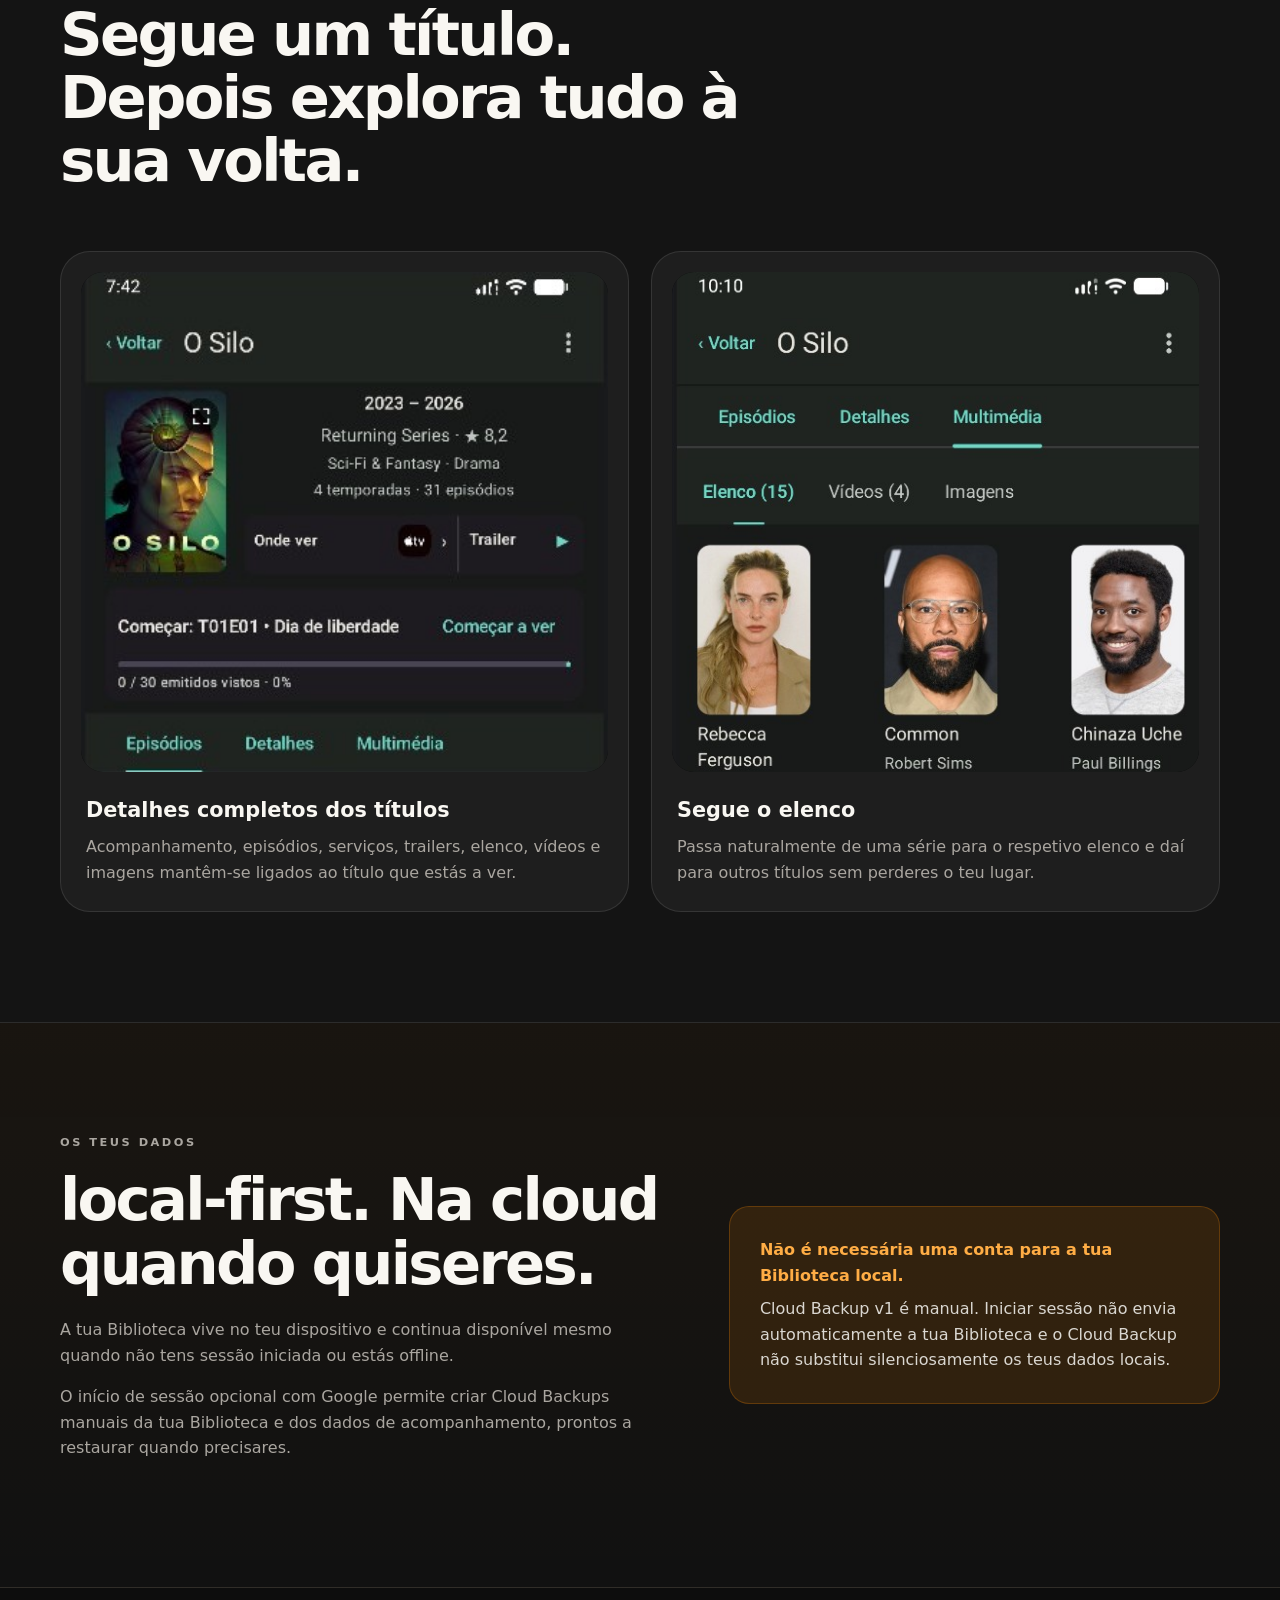
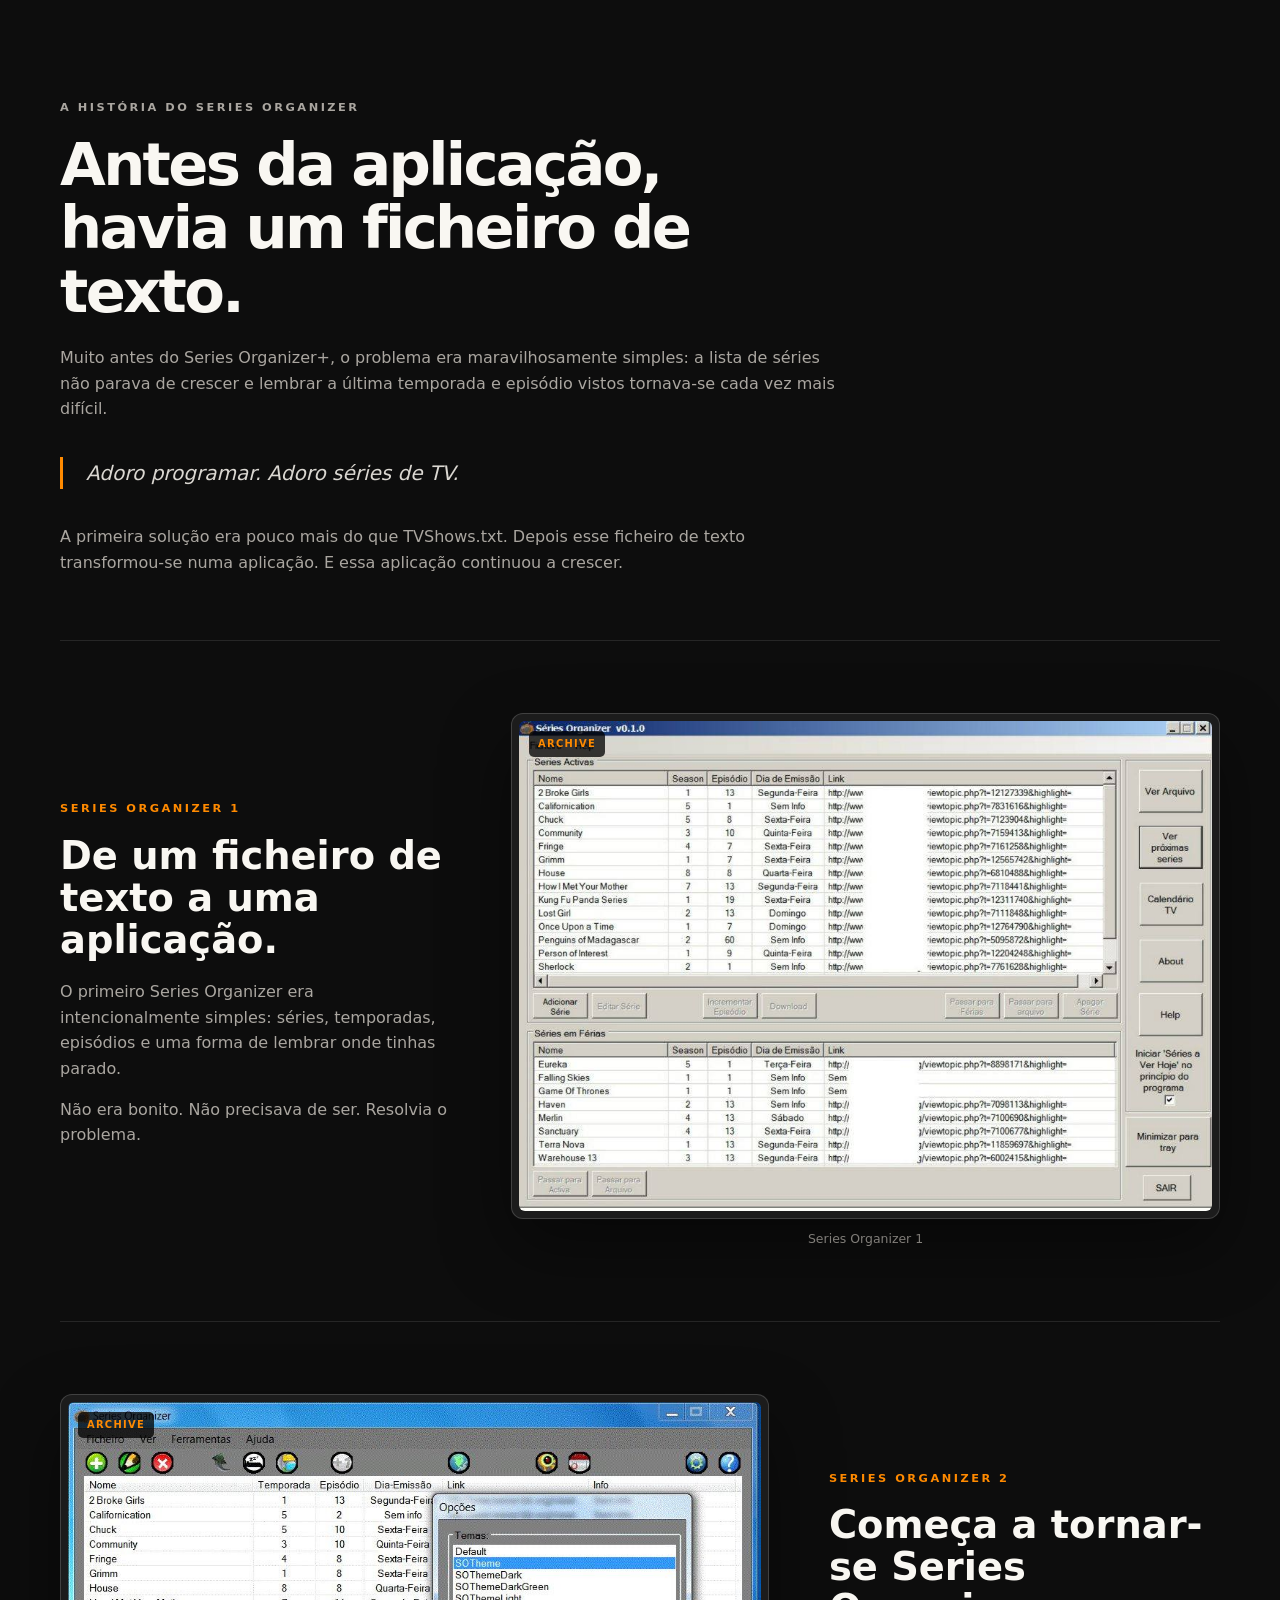
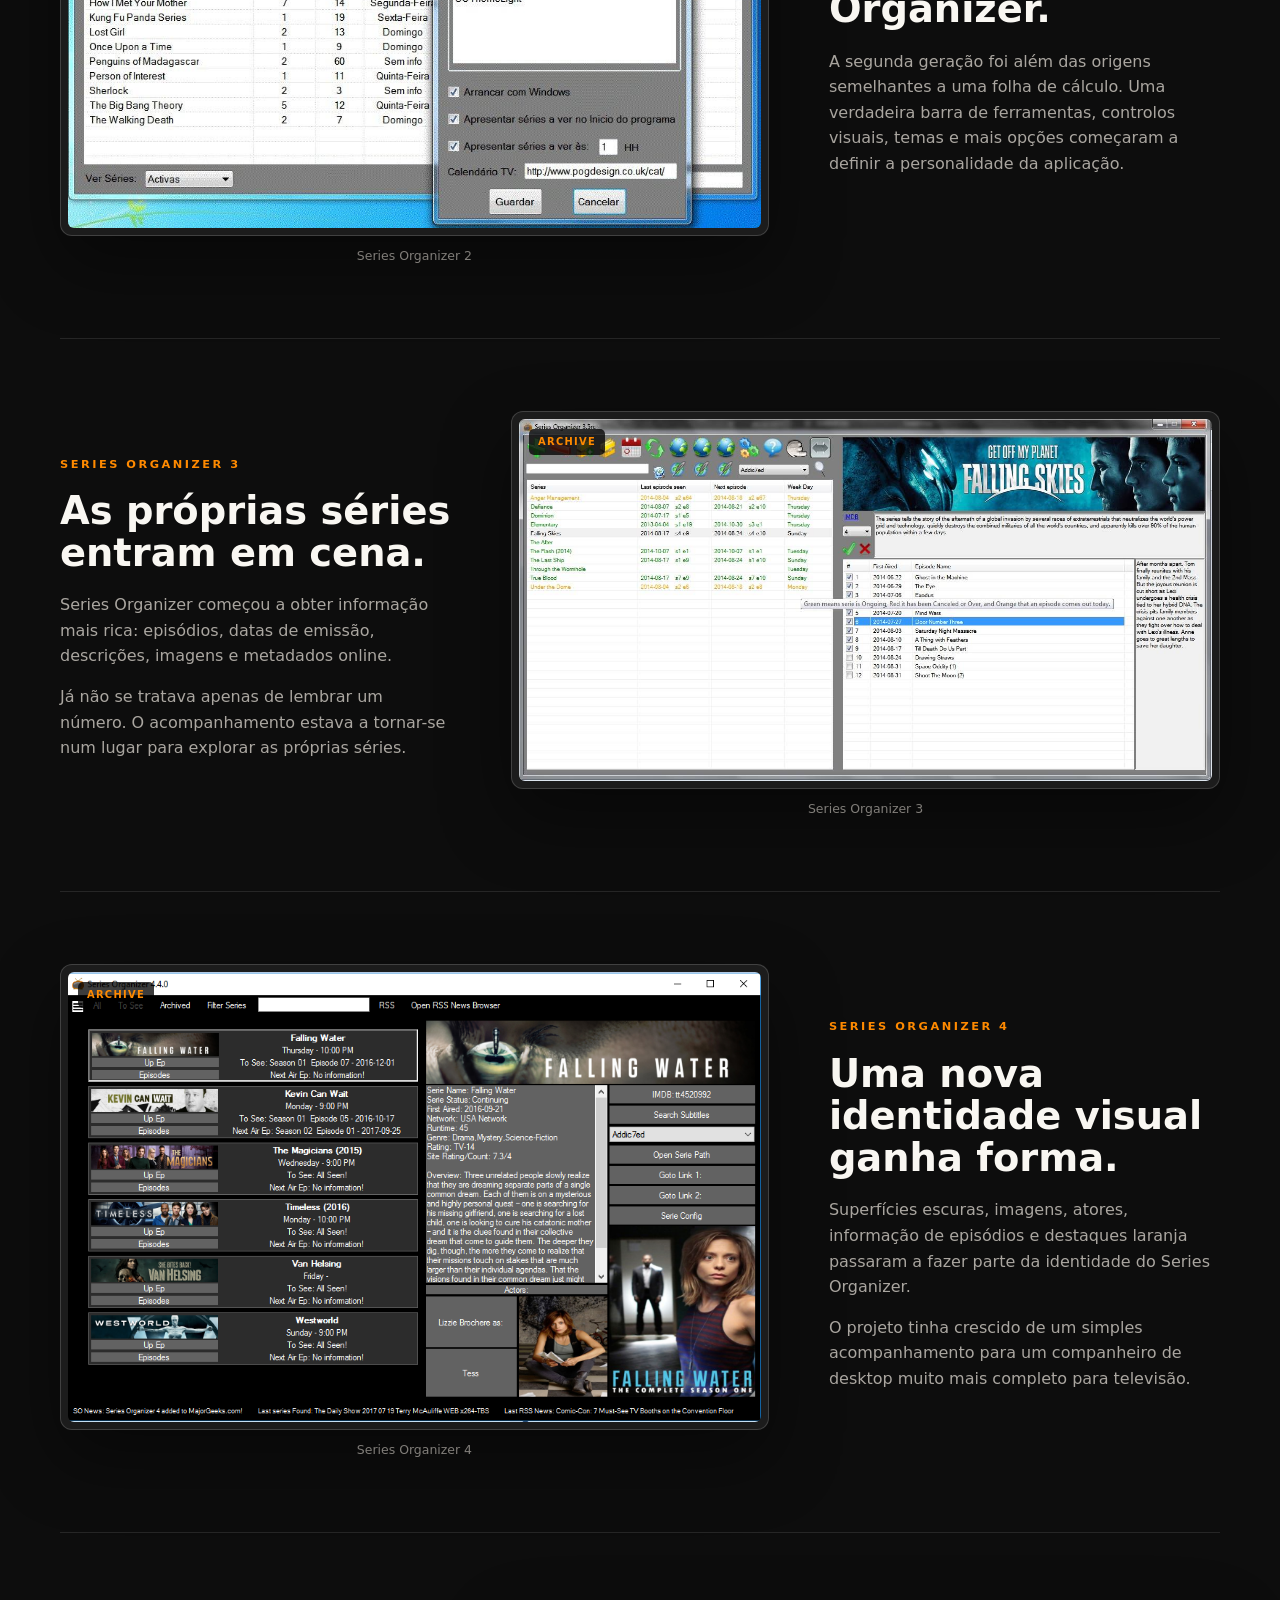
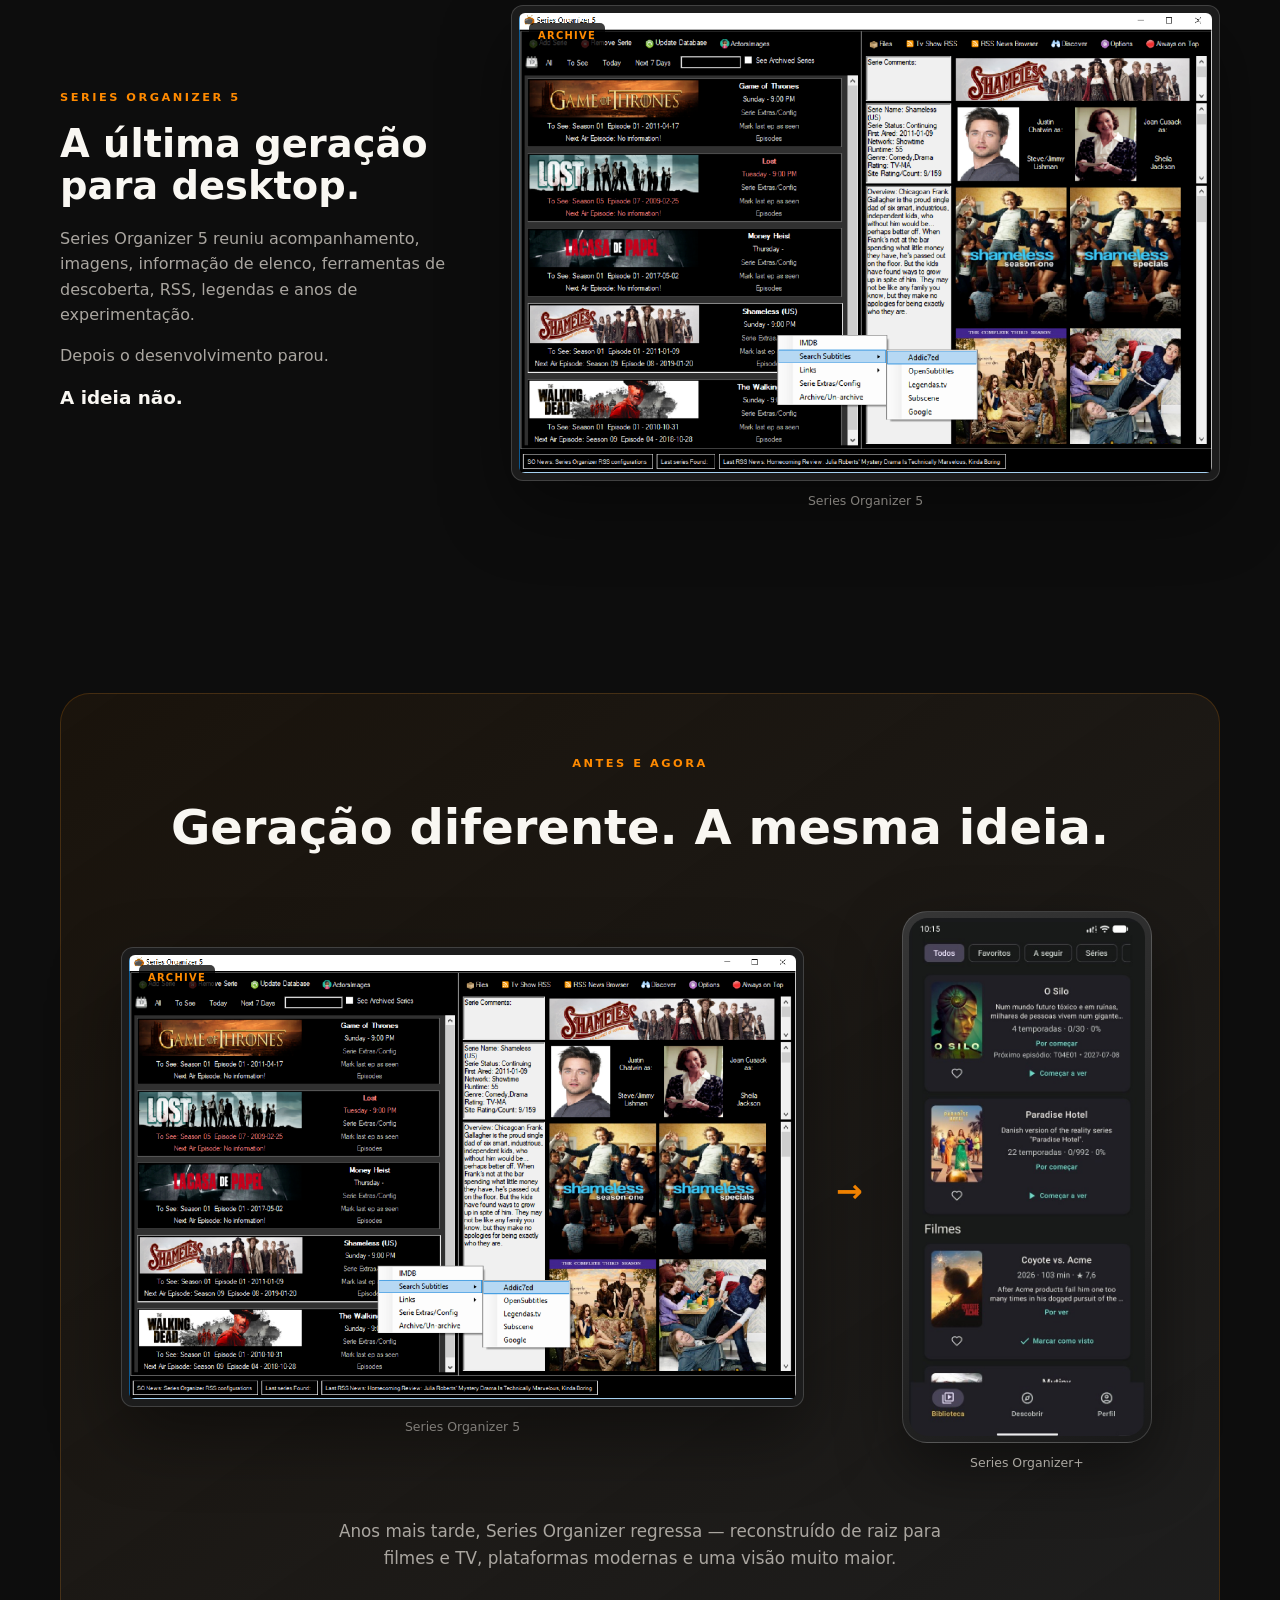
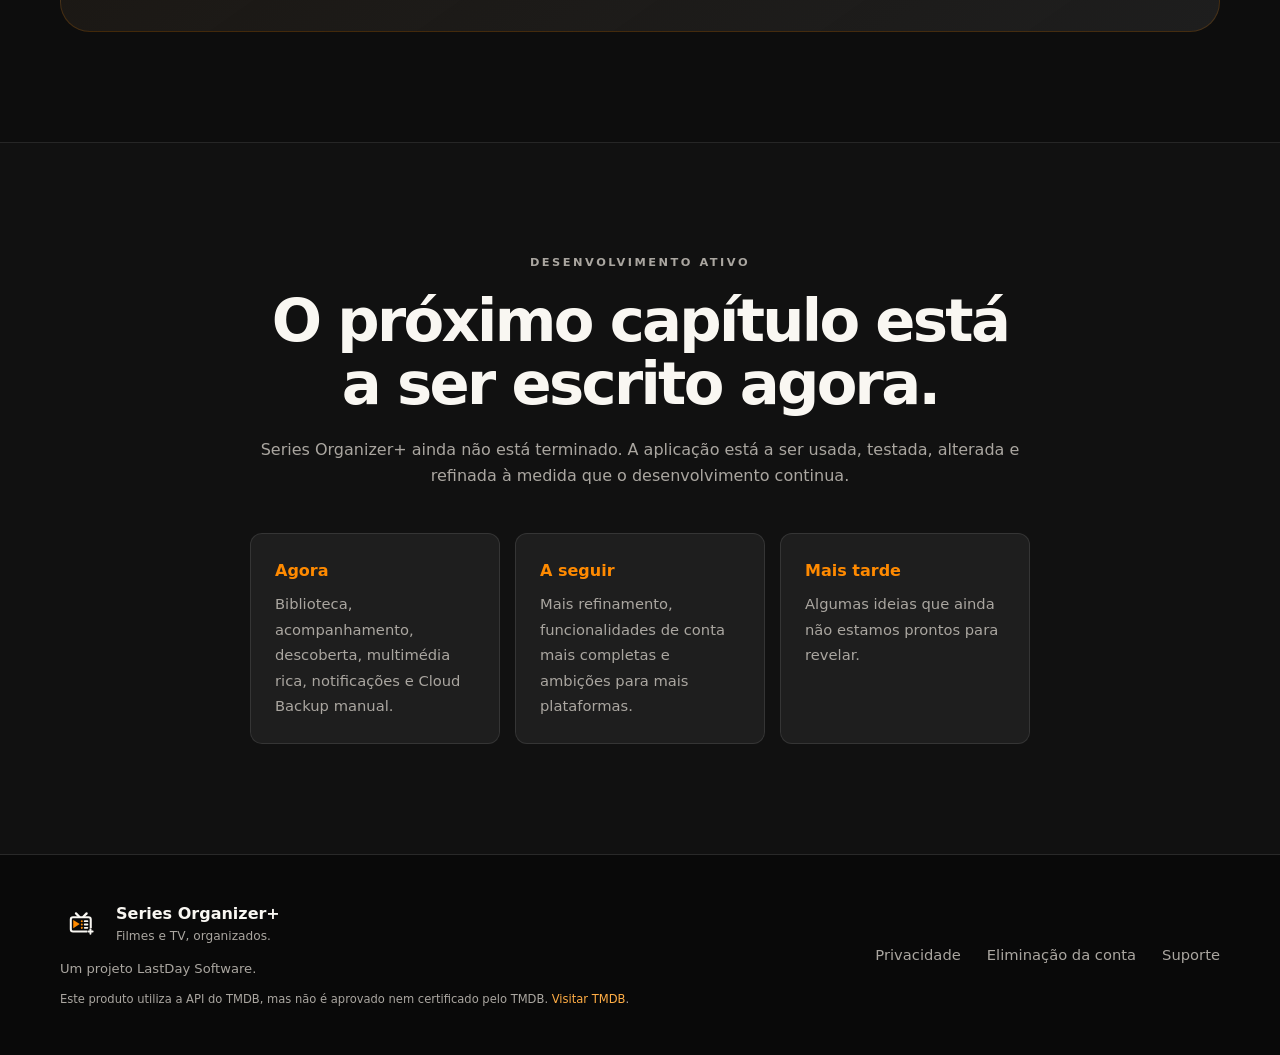
<file: pt/index.html>
<!doctype html>
<html lang="pt-PT">
<head>
  <meta charset="UTF-8" />
<meta name="viewport" content="width=device-width, initial-scale=1.0" />
<meta name="theme-color" content="#111111" />
<link rel="icon" type="image/svg+xml" href="../assets/brand/icon_master.svg" />
<link rel="alternate icon" type="image/png" href="../assets/brand/icon_play_store_512.png" />
<link rel="stylesheet" href="../styles.css" />
  <title>Series Organizer+ — Filmes e TV, organizados.</title>
  <meta name="description" content="Series Organizer+ ajuda-te a acompanhar filmes e séries, seguir o teu progresso, descobrir o que ver a seguir e manter tudo organizado." />
  <link rel="canonical" href="https://seriesorganizer.com/pt/" />
  <link rel="alternate" hreflang="en" href="https://seriesorganizer.com/" />
  <link rel="alternate" hreflang="pt-PT" href="https://seriesorganizer.com/pt/" />
  <link rel="alternate" hreflang="x-default" href="https://seriesorganizer.com/" />
  <meta property="og:title" content="Series Organizer+ — Filmes e TV, organizados." />
  <meta property="og:description" content="Acompanha filmes e séries, segue o teu progresso, descobre o que vem a seguir e mantém tudo organizado." />
  <meta property="og:type" content="website" />
  <meta property="og:url" content="https://seriesorganizer.com/pt/" />
  <meta property="og:site_name" content="Series Organizer+" />
  <meta property="og:image" content="https://seriesorganizer.com/assets/brand/series-organizer-plus-full-dark.png" />
  <meta name="twitter:card" content="summary_large_image" />
  <meta name="twitter:title" content="Series Organizer+ — Filmes e TV, organizados." />
  <meta name="twitter:description" content="Acompanha filmes e séries, segue o teu progresso, descobre o que vem a seguir e mantém tudo organizado." />
  <meta name="twitter:image" content="https://seriesorganizer.com/assets/brand/series-organizer-plus-full-dark.png" />
</head>
<body>
  <header class="site-header">
  <div class="container header-inner">
    <a class="brand" href="index.html" aria-label="Início do Series Organizer+">
      <img class="brand-icon" src="../assets/brand/series-organizer-plus-mark-dark.svg" alt="" />
      <div class="brand-text">
        <strong>Series Organizer+</strong>
        <small>Filmes e TV, organizados.</small>
      </div>
    </a>
    <nav class="main-nav" aria-label="Navegação principal">
      <a href="index.html#features">Funcionalidades</a>
      <a href="index.html#discover">Descobrir</a>
      <a href="index.html#legacy">A nossa história</a>
      <a href="index.html#development">Desenvolvimento</a>
    </nav>
    <nav class="footer-links" aria-label="Idioma"><span><a href="../index.html">EN</a> | <strong>PT</strong></span></nav>
  </div>
</header>

  <main id="top">
    <section class="hero">
      <div class="container hero-content">
        <p class="eyebrow">UM NOVO CAPÍTULO</p>

        <img
          class="hero-logo"
          src="../assets/brand/series-organizer-plus-full-dark.svg"
          alt="Series Organizer+ — Movies &amp; TV, organized."
        />

        <h1 class="visually-hidden">Series Organizer+</h1>

        <p class="hero-description">
          Acompanha o que vês. Sabe o que vem a seguir. Descobre algo novo.
          Explora as pessoas, imagens e histórias por detrás de tudo.
        </p>

        <div class="status-pill">
          <span class="status-dot" aria-hidden="true"></span>
          Em desenvolvimento ativo
        </div>

        <div class="hero-actions">
          <a class="button button-primary" href="#features">Explorar Series Organizer+</a>
          <a class="button button-secondary" href="#legacy">A história até agora</a>
        </div>
      </div>
    </section>

    <section class="section intro">
      <div class="container narrow">
        <p class="section-label">SERIES ORGANIZER REGRESSA</p>
        <h2>A ideia nunca desapareceu.</h2>
        <p class="lead">
          Series Organizer começou como uma forma simples de lembrar qual era o próximo episódio.
        </p>
        <p>
          Series Organizer+ leva essa ideia muito mais longe: filmes e séries num só lugar,
          acompanhamento mais completo, descoberta, disponibilidade em streaming, elenco e multimédia,
          notificações e Cloud Backup opcional.
        </p>
        <p>Raízes familiares. Uma visão muito maior.</p>
      </div>
    </section>

    <section id="features" class="section">
      <div class="container product-layout">
        <div class="product-copy">
          <p class="section-label">A TUA BIBLIOTECA</p>
          <h2>Nunca mais fiques sem saber onde paraste.</h2>
          <p>
            Mantém filmes e séries juntos num só lugar, com acompanhamento pensado
            em torno do que estás realmente a ver.
          </p>

          <ul class="feature-list">
            <li>Acompanhamento de filmes e episódios vistos</li>
            <li>Up Next com base no teu progresso</li>
            <li>Favoritos e títulos arquivados</li>
            <li>Notificações de episódios</li>
            <li>Ações rápidas para marcar como visto</li>
          </ul>
        </div>

        <div class="phone">
          <img src="../assets/screenshots/pt/library.jpg" alt="Biblioteca do Series Organizer+" />
        </div>
      </div>
    </section>

    <section id="discover" class="section alternate-section">
      <div class="container product-layout reverse">
        <div class="product-copy">
          <p class="section-label">DESCOBRIR</p>
          <h2>O teu próximo favorito pode já estar à tua espera.</h2>
          <p>
            Pesquisa diretamente, explora o que é popular ou está a ser transmitido, afina os resultados
            com filtros detalhados ou explora recomendações com base na tua própria Biblioteca.
          </p>

          <ul class="feature-list">
            <li>Pesquisa e Quick Browse</li>
            <li>Filtros avançados</li>
            <li>Recomendações personalizadas</li>
            <li>Disponibilidade em serviços de streaming</li>
            <li>Adicionar diretamente à tua Biblioteca</li>
          </ul>
        </div>

        <div class="phone">
          <img src="../assets/screenshots/pt/discover.jpg" alt="Descobrir no Series Organizer+" />
        </div>
      </div>
    </section>

    <section class="section">
      <div class="container">
        <div class="section-heading">
          <p class="section-label">MAIS DO QUE ACOMPANHAR</p>
          <h2>Tudo à volta do que vês.</h2>
          <p>O teu progresso é apenas parte da história.</p>
        </div>

        <div class="bento">
          <article class="bento-card">
            <div class="feature-icon" aria-hidden="true">▶</div>
            <h3>Episódios e progresso</h3>
            <p>Acompanha temporadas e episódios, navega entre episódios e sabe sempre o que vem a seguir.</p>
          </article>

          <article class="bento-card">
            <div class="feature-icon" aria-hidden="true">◎</div>
            <h3>Elenco e pessoas</h3>
            <p>Explora atores, títulos Known For, biografias e créditos de cinema ou televisão.</p>
          </article>

          <article class="bento-card">
            <div class="feature-icon" aria-hidden="true">▣</div>
            <h3>Imagens e multimédia</h3>
            <p>Explora posters, fundos, logótipos e vídeos, com visualização em ecrã inteiro e gravação de imagens.</p>
          </article>

          <article class="bento-card">
            <div class="feature-icon" aria-hidden="true">◉</div>
            <h3>Onde ver</h3>
            <p>Vê a disponibilidade de streaming e compra para a região selecionada.</p>
          </article>

          <article class="bento-card large">
            <div class="feature-icon" aria-hidden="true">+</div>
            <h3>E isto ainda é apenas o começo.</h3>
            <p>
              Series Organizer+ está em desenvolvimento ativo. Ainda virão mais ideias, mais plataformas
              e formas mais completas de organizar o que vês.
            </p>
          </article>
        </div>
      </div>
    </section>

    <section class="section alternate-section">
      <div class="container">
        <div class="section-heading">
          <p class="section-label">VAI MAIS FUNDO</p>
          <h2>Segue um título. Depois explora tudo à sua volta.</h2>
        </div>

        <div class="showcase-grid">
          <article class="showcase-card">
            <div class="showcase-image">
              <img src="../assets/screenshots/pt/tv-details.jpg" alt="Detalhes de série no Series Organizer+" />
            </div>
            <h3>Detalhes completos dos títulos</h3>
            <p>
              Acompanhamento, episódios, serviços, trailers, elenco, vídeos e imagens mantêm-se
              ligados ao título que estás a ver.
            </p>
          </article>

          <article class="showcase-card">
            <div class="showcase-image">
              <img src="../assets/screenshots/pt/cast.jpg" alt="Ecrã de elenco e multimédia do Series Organizer+" />
            </div>
            <h3>Segue o elenco</h3>
            <p>
              Passa naturalmente de uma série para o respetivo elenco e daí para outros títulos
              sem perderes o teu lugar.
            </p>
          </article>
        </div>
      </div>
    </section>

    <section class="section cloud-section">
      <div class="container data-grid">
        <div>
          <p class="section-label">OS TEUS DADOS</p>
          <h2>local-first. Na cloud quando quiseres.</h2>
          <p>
            A tua Biblioteca vive no teu dispositivo e continua disponível mesmo quando
            não tens sessão iniciada ou estás offline.
          </p>
          <p>
            O início de sessão opcional com Google permite criar Cloud Backups manuais da tua
            Biblioteca e dos dados de acompanhamento, prontos a restaurar quando precisares.
          </p>
        </div>

        <div class="data-card">
          <strong>Não é necessária uma conta para a tua Biblioteca local.</strong>
          <p>
            Cloud Backup v1 é manual. Iniciar sessão não envia automaticamente a tua
            Biblioteca e o Cloud Backup não substitui silenciosamente os teus dados locais.
          </p>
        </div>
      </div>
    </section>

    <section id="legacy" class="section history-section">
      <div class="container">
        <div class="history-intro">
          <p class="section-label">A HISTÓRIA DO SERIES ORGANIZER</p>
          <h2>Antes da aplicação, havia um ficheiro de texto.</h2>
          <p>
            Muito antes do Series Organizer+, o problema era maravilhosamente simples:
            a lista de séries não parava de crescer e lembrar a última temporada e
            episódio vistos tornava-se cada vez mais difícil.
          </p>

          <div class="history-quote">Adoro programar. Adoro séries de TV.</div>

          <p>
            A primeira solução era pouco mais do que TVShows.txt. Depois esse ficheiro de texto
            transformou-se numa aplicação. E essa aplicação continuou a crescer.
          </p>
        </div>

        <div class="history-evolution">
          <article class="history-generation">
            <div class="history-copy">
              <span class="history-version">SERIES ORGANIZER 1</span>
              <h3>De um ficheiro de texto a uma aplicação.</h3>
              <p>
                O primeiro Series Organizer era intencionalmente simples: séries, temporadas,
                episódios e uma forma de lembrar onde tinhas parado.
              </p>
              <p>Não era bonito. Não precisava de ser. Resolvia o problema.</p>
            </div>

            <figure class="history-screenshot">
              <div class="history-window">
                <img src="../assets/history/series-organizer-1.jpg" alt="Series Organizer 1" />
              </div>
              <figcaption>Series Organizer 1</figcaption>
            </figure>
          </article>

          <article class="history-generation history-generation-reverse">
            <div class="history-copy">
              <span class="history-version">SERIES ORGANIZER 2</span>
              <h3>Começa a tornar-se Series Organizer.</h3>
              <p>
                A segunda geração foi além das origens semelhantes a uma folha de cálculo.
                Uma verdadeira barra de ferramentas, controlos visuais, temas e mais opções começaram
                a definir a personalidade da aplicação.
              </p>
            </div>

            <figure class="history-screenshot">
              <div class="history-window">
                <img src="../assets/history/series-organizer-2.jpg" alt="Series Organizer 2" />
              </div>
              <figcaption>Series Organizer 2</figcaption>
            </figure>
          </article>

          <article class="history-generation">
            <div class="history-copy">
              <span class="history-version">SERIES ORGANIZER 3</span>
              <h3>As próprias séries entram em cena.</h3>
              <p>
                Series Organizer começou a obter informação mais rica: episódios, datas de emissão,
                descrições, imagens e metadados online.
              </p>
              <p>
                Já não se tratava apenas de lembrar um número. O acompanhamento estava a tornar-se
                num lugar para explorar as próprias séries.
              </p>
            </div>

            <figure class="history-screenshot">
              <div class="history-window">
                <img src="../assets/history/series-organizer-3.jpg" alt="Series Organizer 3" />
              </div>
              <figcaption>Series Organizer 3</figcaption>
            </figure>
          </article>

          <article class="history-generation history-generation-reverse">
            <div class="history-copy">
              <span class="history-version">SERIES ORGANIZER 4</span>
              <h3>Uma nova identidade visual ganha forma.</h3>
              <p>
                Superfícies escuras, imagens, atores, informação de episódios e destaques laranja
                passaram a fazer parte da identidade do Series Organizer.
              </p>
              <p>
                O projeto tinha crescido de um simples acompanhamento para um companheiro de desktop
                muito mais completo para televisão.
              </p>
            </div>

            <figure class="history-screenshot">
              <div class="history-window">
                <img src="../assets/history/series-organizer-4.png" alt="Series Organizer 4" />
              </div>
              <figcaption>Series Organizer 4</figcaption>
            </figure>
          </article>

          <article class="history-generation">
            <div class="history-copy">
              <span class="history-version">SERIES ORGANIZER 5</span>
              <h3>A última geração para desktop.</h3>
              <p>
                Series Organizer 5 reuniu acompanhamento, imagens, informação de elenco,
                ferramentas de descoberta, RSS, legendas e anos de experimentação.
              </p>
              <p>Depois o desenvolvimento parou.</p>
              <p class="history-emphasis">A ideia não.</p>
            </div>

            <figure class="history-screenshot">
              <div class="history-window">
                <img src="../assets/history/series-organizer-5.png" alt="Series Organizer 5" />
              </div>
              <figcaption>Series Organizer 5</figcaption>
            </figure>
          </article>
        </div>

        <div class="then-now">
          <div class="then-now-heading">
            <span class="history-version">ANTES E AGORA</span>
            <h3>Geração diferente. A mesma ideia.</h3>
          </div>

          <div class="then-now-grid">
            <figure>
              <div class="history-window">
                <img src="../assets/history/series-organizer-5.png" alt="Aplicação desktop Series Organizer 5" />
              </div>
              <figcaption>Series Organizer 5</figcaption>
            </figure>

            <div class="then-now-arrow" aria-hidden="true">→</div>

            <figure>
              <div class="current-phone">
                <img src="../assets/screenshots/pt/library.jpg" alt="Series Organizer+" />
              </div>
              <figcaption>Series Organizer+</figcaption>
            </figure>
          </div>

          <p class="then-now-copy">
            Anos mais tarde, Series Organizer regressa — reconstruído de raiz para
            filmes e TV, plataformas modernas e uma visão muito maior.
          </p>
        </div>
      </div>
    </section>

    <section id="development" class="section development">
      <div class="container narrow">
        <p class="section-label">DESENVOLVIMENTO ATIVO</p>
        <h2>O próximo capítulo está a ser escrito agora.</h2>
        <p>
          Series Organizer+ ainda não está terminado. A aplicação está a ser usada, testada,
          alterada e refinada à medida que o desenvolvimento continua.
        </p>

        <div class="development-grid">
          <article class="development-card">
            <strong>Agora</strong>
            <span>Biblioteca, acompanhamento, descoberta, multimédia rica, notificações e Cloud Backup manual.</span>
          </article>

          <article class="development-card">
            <strong>A seguir</strong>
            <span>Mais refinamento, funcionalidades de conta mais completas e ambições para mais plataformas.</span>
          </article>

          <article class="development-card">
            <strong>Mais tarde</strong>
            <span>Algumas ideias que ainda não estamos prontos para revelar.</span>
          </article>
        </div>
      </div>
    </section>
  </main>

  <footer>
  <div class="container footer-inner">
    <div class="footer-brand">
      <div class="footer-brand-row">
        <img src="../assets/brand/series-organizer-plus-mark-dark.svg" alt="" />
        <div>
          <strong>Series Organizer+</strong>
          <small>Filmes e TV, organizados.</small>
        </div>
      </div>
      <p>Um projeto LastDay Software.</p>
      <p class="tmdb-attribution">
        Este produto utiliza a API do TMDB, mas não é aprovado nem certificado pelo TMDB.
        <a href="https://www.themoviedb.org/">Visitar TMDB</a>.
      </p>
    </div>

    <nav class="footer-links" aria-label="Navegação de rodapé">
      <a href="privacy.html">Privacidade</a>
      <a href="account-deletion.html">Eliminação da conta</a>
      <a href="support.html">Suporte</a>
    </nav>
  </div>
</footer>
</body>
</html>
</file>
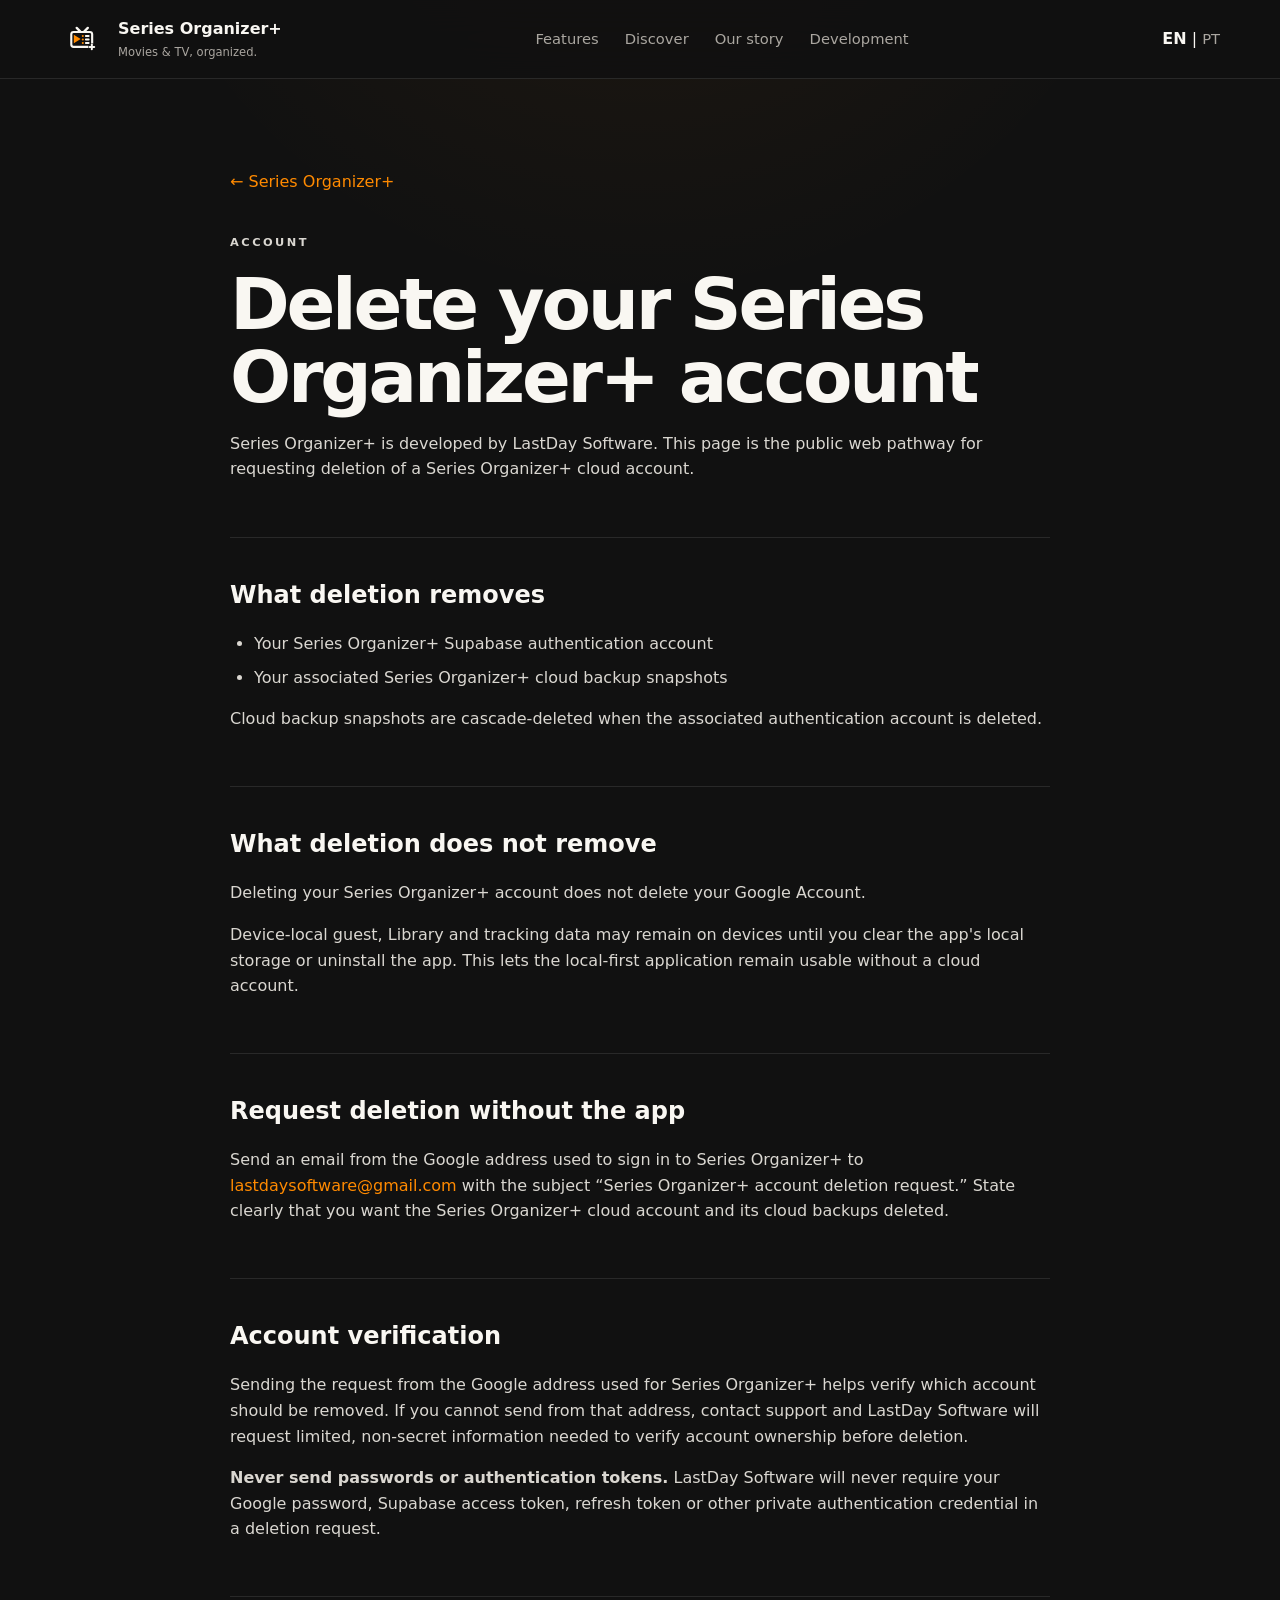
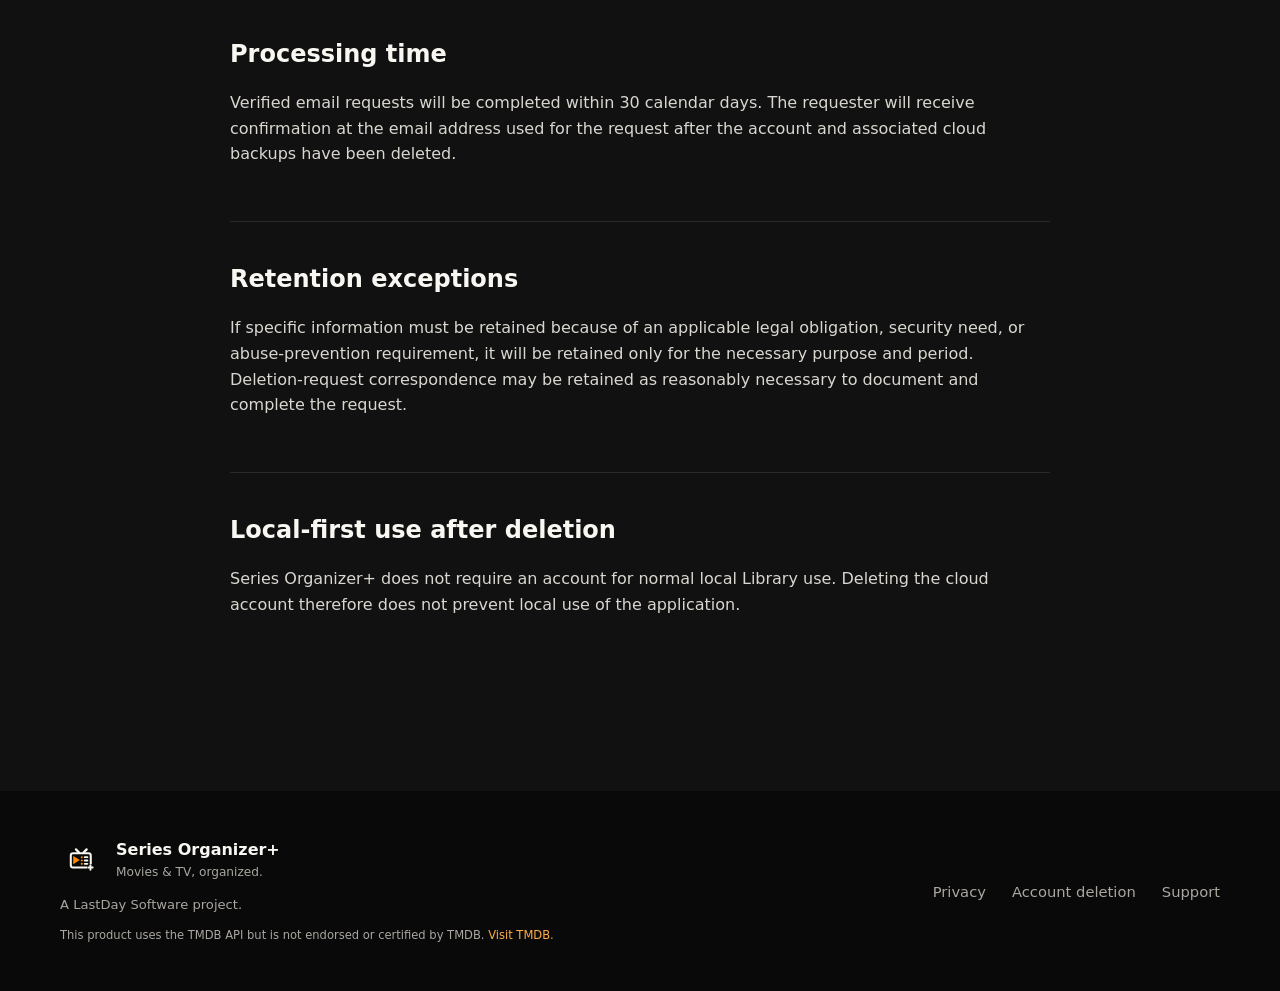
<file: account-deletion.html>
<!doctype html>
<html lang="en">
<head>
  <meta charset="UTF-8" />
<meta name="viewport" content="width=device-width, initial-scale=1.0" />
<meta name="theme-color" content="#111111" />
<link rel="icon" type="image/svg+xml" href="assets/brand/icon_master.svg" />
<link rel="alternate icon" type="image/png" href="assets/brand/icon_play_store_512.png" />
<link rel="stylesheet" href="styles.css" />
  <title>Account Deletion — Series Organizer+</title>
  <meta name="description" content="How to request deletion of a Series Organizer+ cloud account and cloud backups." />
  <link rel="canonical" href="https://seriesorganizer.com/account-deletion.html" />
  <link rel="alternate" hreflang="en" href="https://seriesorganizer.com/account-deletion.html" />
  <link rel="alternate" hreflang="pt-PT" href="https://seriesorganizer.com/pt/account-deletion.html" />
  <link rel="alternate" hreflang="x-default" href="https://seriesorganizer.com/account-deletion.html" />
</head>
<body>
  <header class="site-header">
  <div class="container header-inner">
    <a class="brand" href="index.html" aria-label="Series Organizer+ home">
      <img class="brand-icon" src="assets/brand/series-organizer-plus-mark-dark.svg" alt="" />
      <div class="brand-text">
        <strong>Series Organizer+</strong>
        <small>Movies &amp; TV, organized.</small>
      </div>
    </a>
    <nav class="main-nav" aria-label="Main navigation">
      <a href="index.html#features">Features</a>
      <a href="index.html#discover">Discover</a>
      <a href="index.html#legacy">Our story</a>
      <a href="index.html#development">Development</a>
    </nav>
    <nav class="footer-links" aria-label="Language"><span><strong>EN</strong> | <a href="pt/account-deletion.html">PT</a></span></nav>
  </div>
</header>

  <main class="policy-page">
    <div class="container policy-container">
      <a class="policy-back" href="index.html">← Series Organizer+</a>
      <p class="section-label">ACCOUNT</p>
      <h1>Delete your Series Organizer+ account</h1>

      <p>
        Series Organizer+ is developed by LastDay Software. This page is the public web
        pathway for requesting deletion of a Series Organizer+ cloud account.
      </p>

      <section>
        <h2>What deletion removes</h2>
        <ul>
          <li>Your Series Organizer+ Supabase authentication account</li>
          <li>Your associated Series Organizer+ cloud backup snapshots</li>
        </ul>
        <p>
          Cloud backup snapshots are cascade-deleted when the associated authentication
          account is deleted.
        </p>
      </section>

      <section>
        <h2>What deletion does not remove</h2>
        <p>
          Deleting your Series Organizer+ account does not delete your Google Account.
        </p>
        <p>
          Device-local guest, Library and tracking data may remain on devices until you
          clear the app's local storage or uninstall the app. This lets the local-first
          application remain usable without a cloud account.
        </p>
      </section>

      <section>
        <h2>Request deletion without the app</h2>
        <p>
          Send an email from the Google address used to sign in to Series Organizer+ to
          <a href="mailto:lastdaysoftware@gmail.com?subject=Series%20Organizer%2B%20account%20deletion%20request">lastdaysoftware@gmail.com</a>
          with the subject “Series Organizer+ account deletion request.” State clearly that
          you want the Series Organizer+ cloud account and its cloud backups deleted.
        </p>
      </section>

      <section>
        <h2>Account verification</h2>
        <p>
          Sending the request from the Google address used for Series Organizer+ helps
          verify which account should be removed. If you cannot send from that address,
          contact support and LastDay Software will request limited, non-secret information
          needed to verify account ownership before deletion.
        </p>
        <p>
          <strong>Never send passwords or authentication tokens.</strong>
          LastDay Software will never require your Google password, Supabase access token,
          refresh token or other private authentication credential in a deletion request.
        </p>
      </section>

      <section>
        <h2>Processing time</h2>
        <p>
          Verified email requests will be completed within 30 calendar days. The requester
          will receive confirmation at the email address used for the request after the
          account and associated cloud backups have been deleted.
        </p>
      </section>

      <section>
        <h2>Retention exceptions</h2>
        <p>
          If specific information must be retained because of an applicable legal obligation,
          security need, or abuse-prevention requirement, it will be retained only for the
          necessary purpose and period. Deletion-request correspondence may be retained as
          reasonably necessary to document and complete the request.
        </p>
      </section>

      <section>
        <h2>Local-first use after deletion</h2>
        <p>
          Series Organizer+ does not require an account for normal local Library use.
          Deleting the cloud account therefore does not prevent local use of the application.
        </p>
      </section>

    </div>
  </main>

  <footer>
  <div class="container footer-inner">
    <div class="footer-brand">
      <div class="footer-brand-row">
        <img src="assets/brand/series-organizer-plus-mark-dark.svg" alt="" />
        <div>
          <strong>Series Organizer+</strong>
          <small>Movies &amp; TV, organized.</small>
        </div>
      </div>
      <p>A LastDay Software project.</p>
      <p class="tmdb-attribution">
        This product uses the TMDB API but is not endorsed or certified by TMDB.
        <a href="https://www.themoviedb.org/">Visit TMDB</a>.
      </p>
    </div>

    <nav class="footer-links" aria-label="Footer navigation">
      <a href="privacy.html">Privacy</a>
      <a href="account-deletion.html">Account deletion</a>
      <a href="support.html">Support</a>
    </nav>
  </div>
</footer>
</body>
</html>
</file>
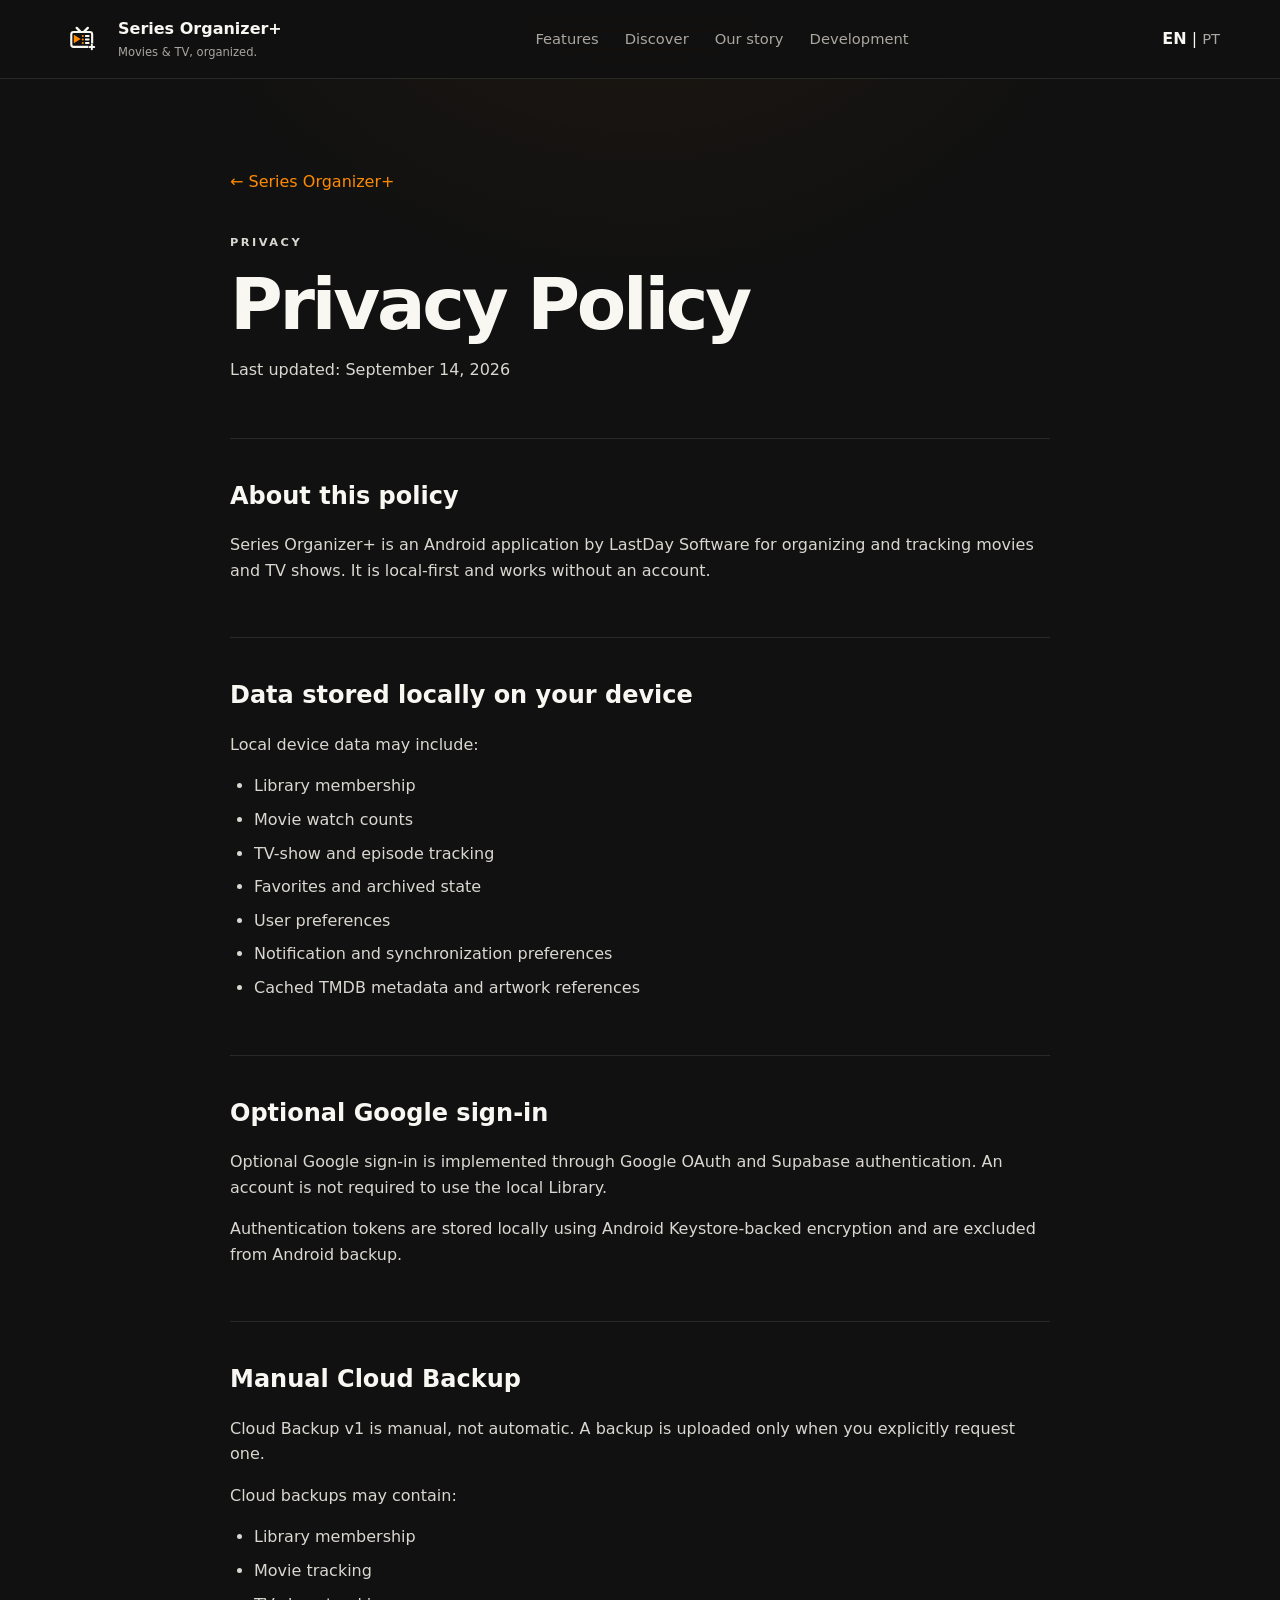
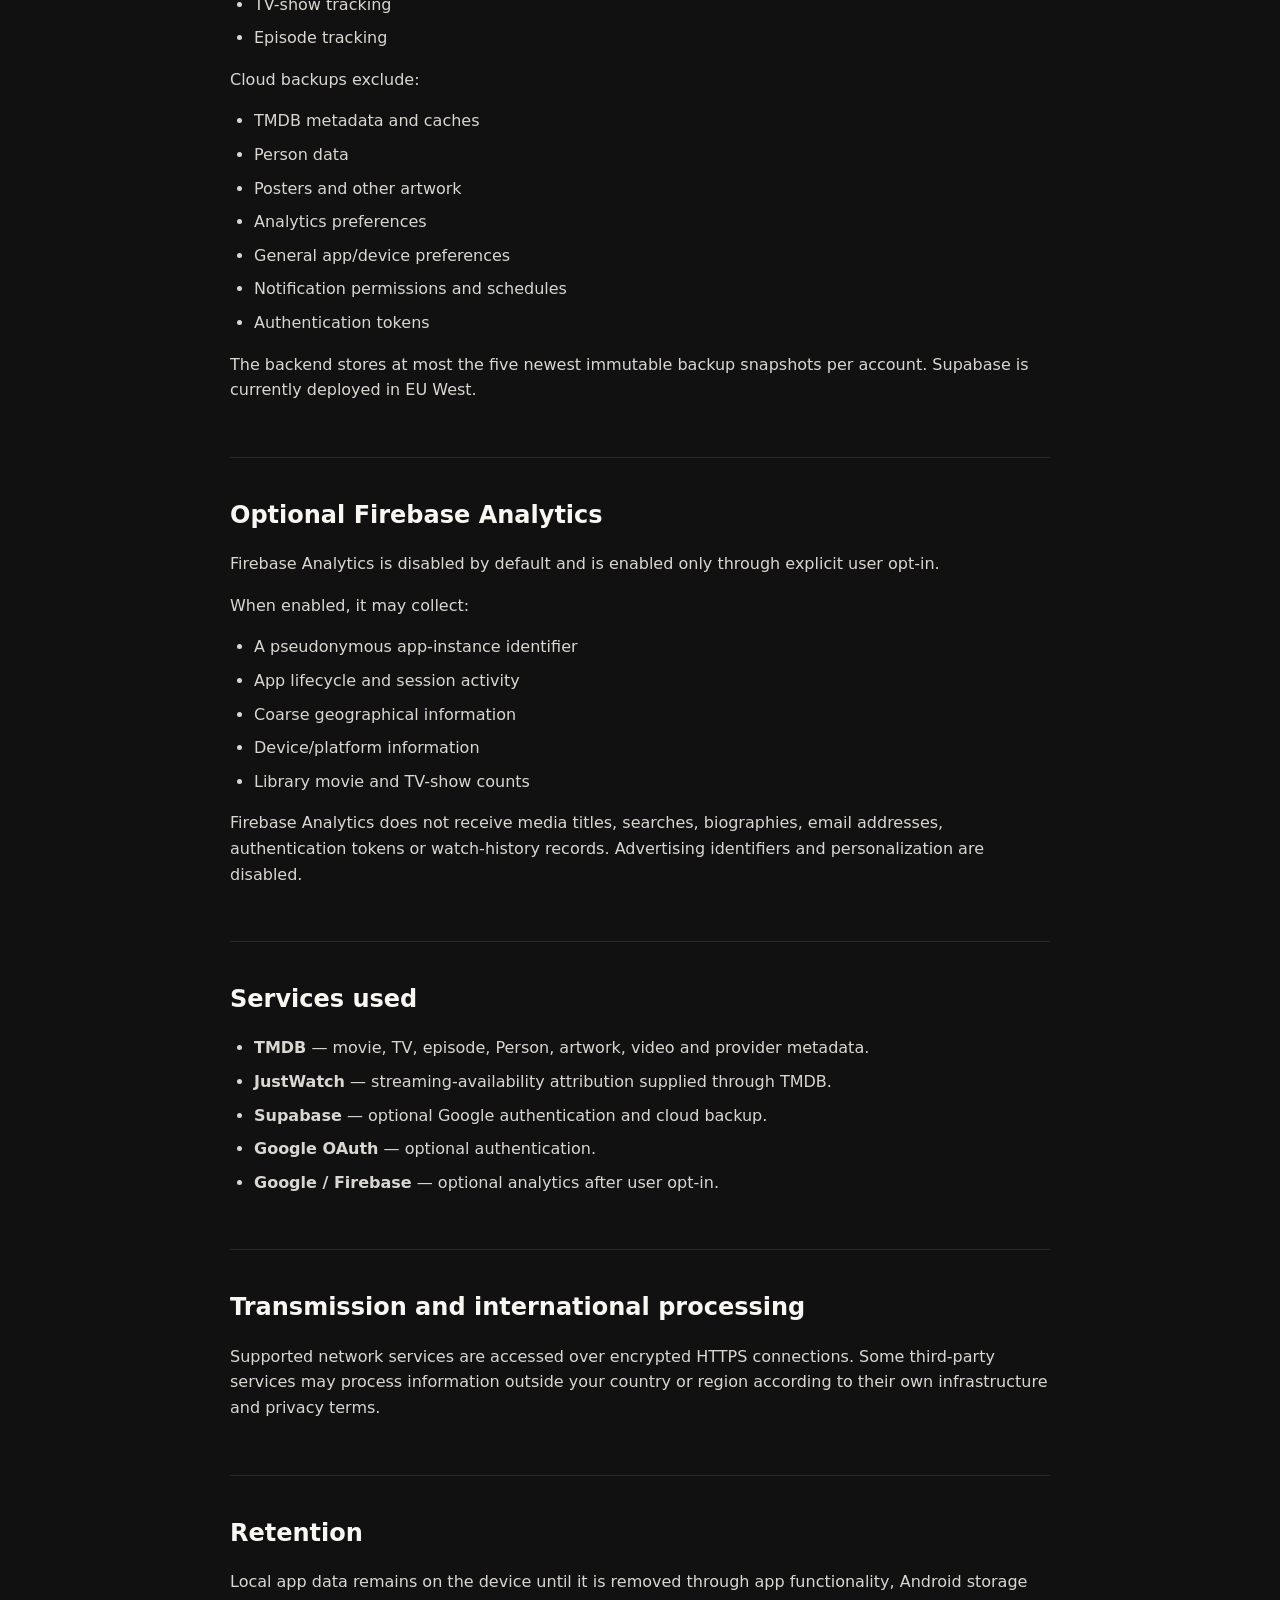
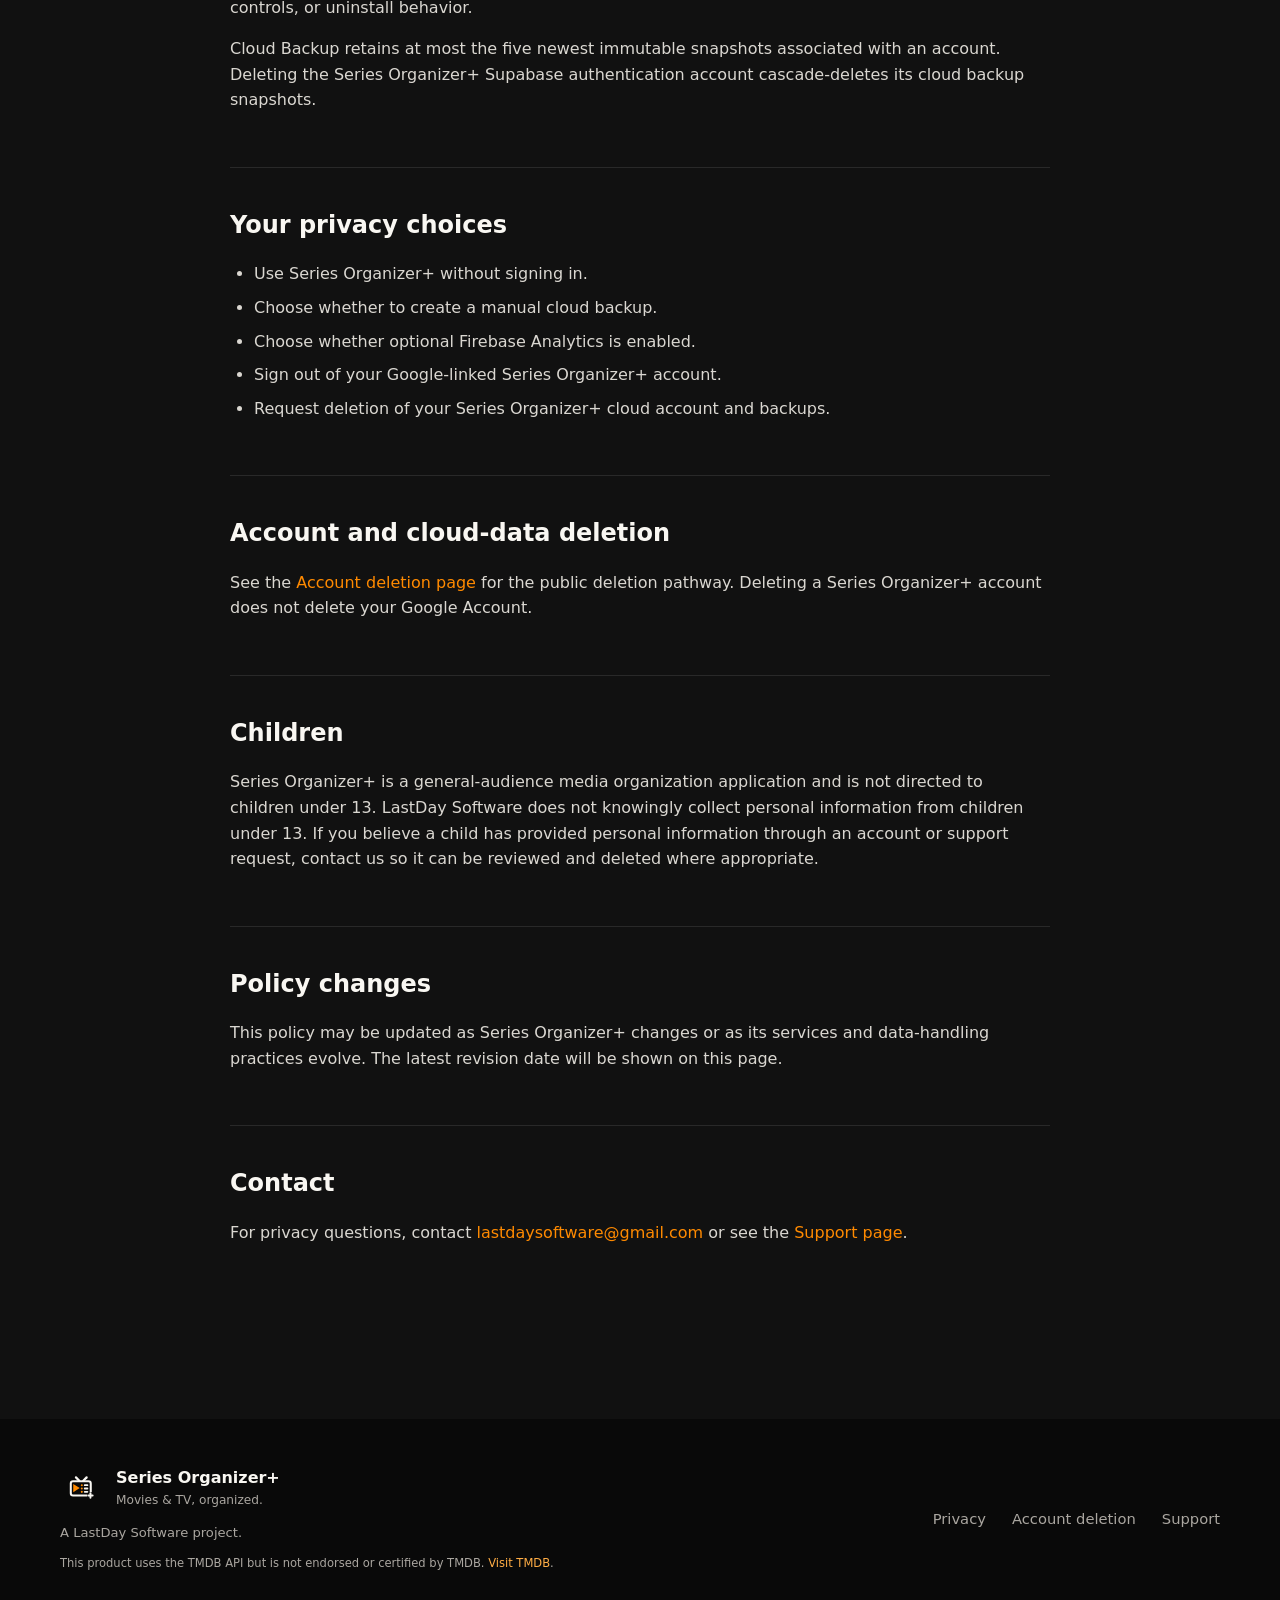
<file: privacy.html>
<!doctype html>
<html lang="en">
<head>
  <meta charset="UTF-8" />
<meta name="viewport" content="width=device-width, initial-scale=1.0" />
<meta name="theme-color" content="#111111" />
<link rel="icon" type="image/svg+xml" href="assets/brand/icon_master.svg" />
<link rel="alternate icon" type="image/png" href="assets/brand/icon_play_store_512.png" />
<link rel="stylesheet" href="styles.css" />
  <title>Privacy Policy — Series Organizer+</title>
  <meta name="description" content="Privacy Policy for Series Organizer+, an Android app by LastDay Software." />
  <link rel="canonical" href="https://seriesorganizer.com/privacy.html" />
  <link rel="alternate" hreflang="en" href="https://seriesorganizer.com/privacy.html" />
  <link rel="alternate" hreflang="pt-PT" href="https://seriesorganizer.com/pt/privacy.html" />
  <link rel="alternate" hreflang="x-default" href="https://seriesorganizer.com/privacy.html" />
</head>
<body>
  <header class="site-header">
  <div class="container header-inner">
    <a class="brand" href="index.html" aria-label="Series Organizer+ home">
      <img class="brand-icon" src="assets/brand/series-organizer-plus-mark-dark.svg" alt="" />
      <div class="brand-text">
        <strong>Series Organizer+</strong>
        <small>Movies &amp; TV, organized.</small>
      </div>
    </a>
    <nav class="main-nav" aria-label="Main navigation">
      <a href="index.html#features">Features</a>
      <a href="index.html#discover">Discover</a>
      <a href="index.html#legacy">Our story</a>
      <a href="index.html#development">Development</a>
    </nav>
    <nav class="footer-links" aria-label="Language"><span><strong>EN</strong> | <a href="pt/privacy.html">PT</a></span></nav>
  </div>
</header>

  <main class="policy-page">
    <div class="container policy-container">
      <a class="policy-back" href="index.html">← Series Organizer+</a>
      <p class="section-label">PRIVACY</p>
      <h1>Privacy Policy</h1>
      <p class="policy-updated">Last updated: September 14, 2026</p>

      <section>
        <h2>About this policy</h2>
        <p>
          Series Organizer+ is an Android application by LastDay Software for organizing
          and tracking movies and TV shows. It is local-first and works without an account.
        </p>
      </section>

      <section>
        <h2>Data stored locally on your device</h2>
        <p>Local device data may include:</p>
        <ul>
          <li>Library membership</li>
          <li>Movie watch counts</li>
          <li>TV-show and episode tracking</li>
          <li>Favorites and archived state</li>
          <li>User preferences</li>
          <li>Notification and synchronization preferences</li>
          <li>Cached TMDB metadata and artwork references</li>
        </ul>
      </section>

      <section>
        <h2>Optional Google sign-in</h2>
        <p>
          Optional Google sign-in is implemented through Google OAuth and Supabase
          authentication. An account is not required to use the local Library.
        </p>
        <p>
          Authentication tokens are stored locally using Android Keystore-backed encryption
          and are excluded from Android backup.
        </p>
      </section>

      <section>
        <h2>Manual Cloud Backup</h2>
        <p>
          Cloud Backup v1 is manual, not automatic. A backup is uploaded only when you
          explicitly request one.
        </p>

        <p>Cloud backups may contain:</p>
        <ul>
          <li>Library membership</li>
          <li>Movie tracking</li>
          <li>TV-show tracking</li>
          <li>Episode tracking</li>
        </ul>

        <p>Cloud backups exclude:</p>
        <ul>
          <li>TMDB metadata and caches</li>
          <li>Person data</li>
          <li>Posters and other artwork</li>
          <li>Analytics preferences</li>
          <li>General app/device preferences</li>
          <li>Notification permissions and schedules</li>
          <li>Authentication tokens</li>
        </ul>

        <p>
          The backend stores at most the five newest immutable backup snapshots per account.
          Supabase is currently deployed in EU West.
        </p>
      </section>

      <section>
        <h2>Optional Firebase Analytics</h2>
        <p>
          Firebase Analytics is disabled by default and is enabled only through explicit
          user opt-in.
        </p>

        <p>When enabled, it may collect:</p>
        <ul>
          <li>A pseudonymous app-instance identifier</li>
          <li>App lifecycle and session activity</li>
          <li>Coarse geographical information</li>
          <li>Device/platform information</li>
          <li>Library movie and TV-show counts</li>
        </ul>

        <p>
          Firebase Analytics does not receive media titles, searches, biographies,
          email addresses, authentication tokens or watch-history records.
          Advertising identifiers and personalization are disabled.
        </p>
      </section>

      <section>
        <h2>Services used</h2>
        <ul>
          <li><strong>TMDB</strong> — movie, TV, episode, Person, artwork, video and provider metadata.</li>
          <li><strong>JustWatch</strong> — streaming-availability attribution supplied through TMDB.</li>
          <li><strong>Supabase</strong> — optional Google authentication and cloud backup.</li>
          <li><strong>Google OAuth</strong> — optional authentication.</li>
          <li><strong>Google / Firebase</strong> — optional analytics after user opt-in.</li>
        </ul>
      </section>

      <section>
        <h2>Transmission and international processing</h2>
        <p>
          Supported network services are accessed over encrypted HTTPS connections.
          Some third-party services may process information outside your country or region
          according to their own infrastructure and privacy terms.
        </p>
      </section>

      <section>
        <h2>Retention</h2>
        <p>
          Local app data remains on the device until it is removed through app functionality,
          Android storage controls, or uninstall behavior.
        </p>
        <p>
          Cloud Backup retains at most the five newest immutable snapshots associated with
          an account. Deleting the Series Organizer+ Supabase authentication account
          cascade-deletes its cloud backup snapshots.
        </p>
      </section>

      <section>
        <h2>Your privacy choices</h2>
        <ul>
          <li>Use Series Organizer+ without signing in.</li>
          <li>Choose whether to create a manual cloud backup.</li>
          <li>Choose whether optional Firebase Analytics is enabled.</li>
          <li>Sign out of your Google-linked Series Organizer+ account.</li>
          <li>Request deletion of your Series Organizer+ cloud account and backups.</li>
        </ul>
      </section>

      <section>
        <h2>Account and cloud-data deletion</h2>
        <p>
          See the <a href="account-deletion.html">Account deletion page</a> for the public
          deletion pathway. Deleting a Series Organizer+ account does not delete your Google Account.
        </p>
      </section>

      <section>
        <h2>Children</h2>
        <p>
          Series Organizer+ is a general-audience media organization application and is
          not directed to children under 13. LastDay Software does not knowingly collect
          personal information from children under 13. If you believe a child has provided
          personal information through an account or support request, contact us so it can
          be reviewed and deleted where appropriate.
        </p>
      </section>

      <section>
        <h2>Policy changes</h2>
        <p>
          This policy may be updated as Series Organizer+ changes or as its services and
          data-handling practices evolve. The latest revision date will be shown on this page.
        </p>
      </section>

      <section>
        <h2>Contact</h2>
        <p>
          For privacy questions, contact
          <a href="mailto:lastdaysoftware@gmail.com">lastdaysoftware@gmail.com</a>
          or see the <a href="support.html">Support page</a>.
        </p>
      </section>
    </div>
  </main>

  <footer>
  <div class="container footer-inner">
    <div class="footer-brand">
      <div class="footer-brand-row">
        <img src="assets/brand/series-organizer-plus-mark-dark.svg" alt="" />
        <div>
          <strong>Series Organizer+</strong>
          <small>Movies &amp; TV, organized.</small>
        </div>
      </div>
      <p>A LastDay Software project.</p>
      <p class="tmdb-attribution">
        This product uses the TMDB API but is not endorsed or certified by TMDB.
        <a href="https://www.themoviedb.org/">Visit TMDB</a>.
      </p>
    </div>

    <nav class="footer-links" aria-label="Footer navigation">
      <a href="privacy.html">Privacy</a>
      <a href="account-deletion.html">Account deletion</a>
      <a href="support.html">Support</a>
    </nav>
  </div>
</footer>
</body>
</html>
</file>
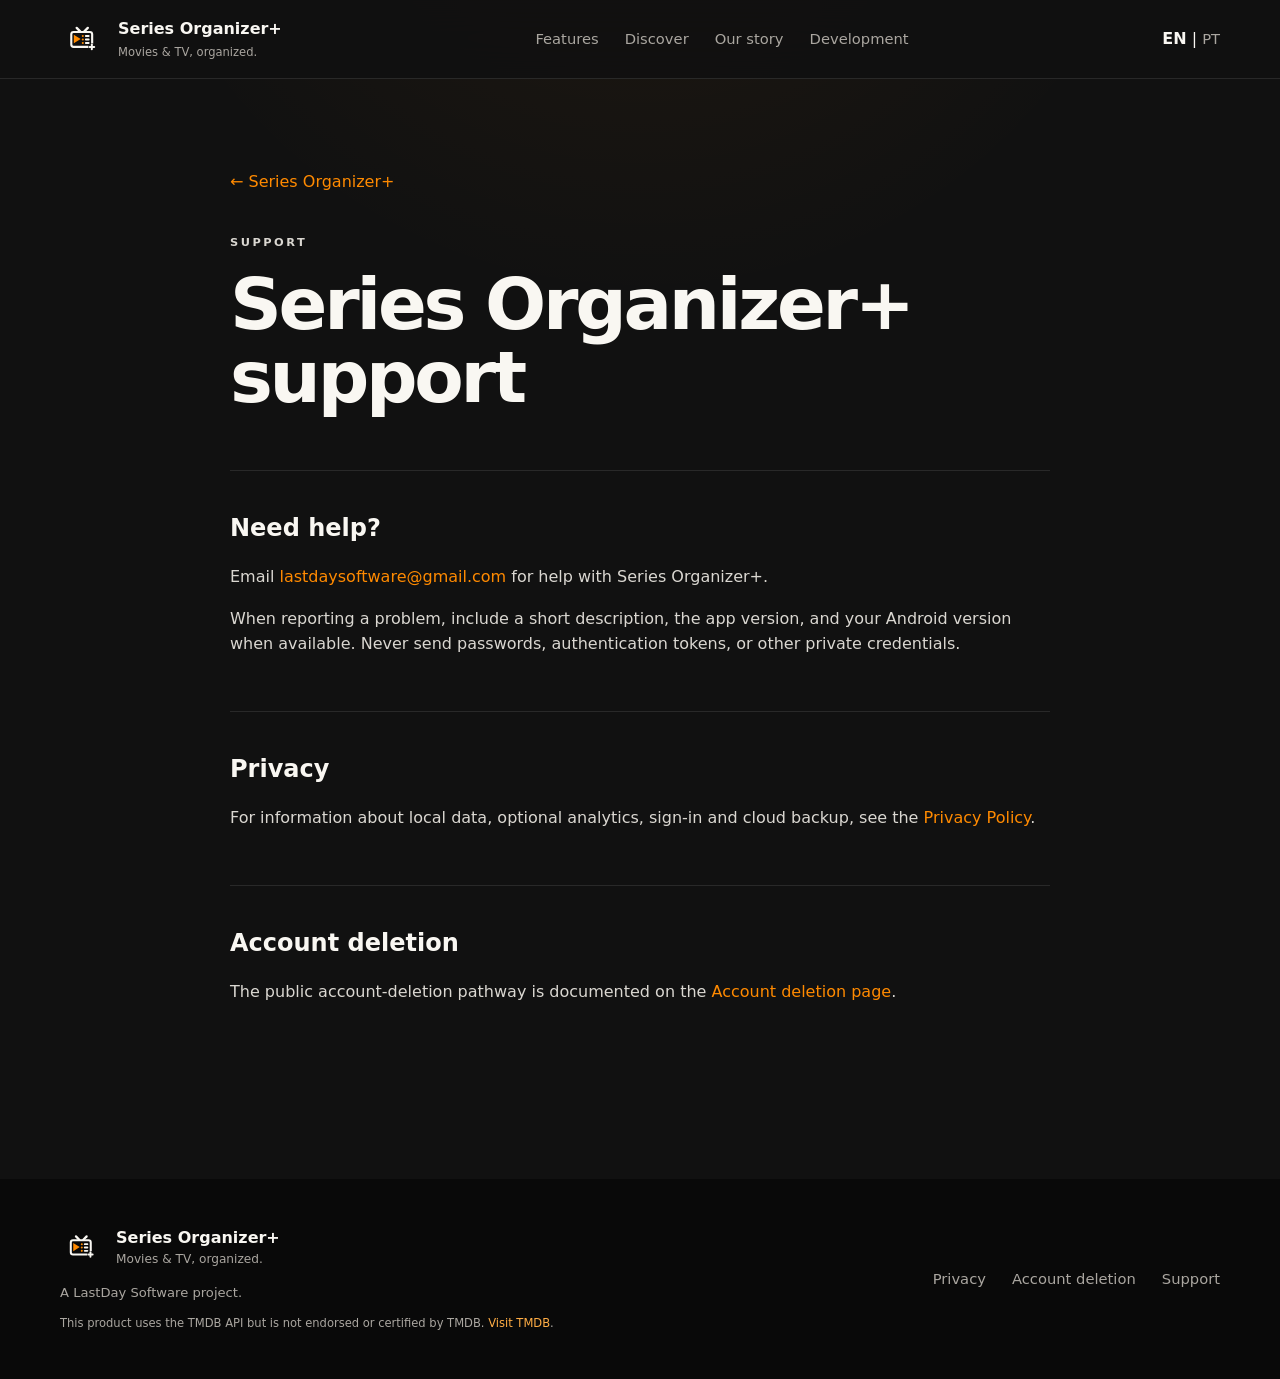
<file: support.html>
<!doctype html>
<html lang="en">
<head>
  <meta charset="UTF-8" />
<meta name="viewport" content="width=device-width, initial-scale=1.0" />
<meta name="theme-color" content="#111111" />
<link rel="icon" type="image/svg+xml" href="assets/brand/icon_master.svg" />
<link rel="alternate icon" type="image/png" href="assets/brand/icon_play_store_512.png" />
<link rel="stylesheet" href="styles.css" />
  <title>Support — Series Organizer+</title>
  <meta name="description" content="Support information for Series Organizer+ by LastDay Software." />
  <link rel="canonical" href="https://seriesorganizer.com/support.html" />
  <link rel="alternate" hreflang="en" href="https://seriesorganizer.com/support.html" />
  <link rel="alternate" hreflang="pt-PT" href="https://seriesorganizer.com/pt/support.html" />
  <link rel="alternate" hreflang="x-default" href="https://seriesorganizer.com/support.html" />
</head>
<body>
  <header class="site-header">
  <div class="container header-inner">
    <a class="brand" href="index.html" aria-label="Series Organizer+ home">
      <img class="brand-icon" src="assets/brand/series-organizer-plus-mark-dark.svg" alt="" />
      <div class="brand-text">
        <strong>Series Organizer+</strong>
        <small>Movies &amp; TV, organized.</small>
      </div>
    </a>
    <nav class="main-nav" aria-label="Main navigation">
      <a href="index.html#features">Features</a>
      <a href="index.html#discover">Discover</a>
      <a href="index.html#legacy">Our story</a>
      <a href="index.html#development">Development</a>
    </nav>
    <nav class="footer-links" aria-label="Language"><span><strong>EN</strong> | <a href="pt/support.html">PT</a></span></nav>
  </div>
</header>

  <main class="policy-page">
    <div class="container policy-container">
      <a class="policy-back" href="index.html">← Series Organizer+</a>
      <p class="section-label">SUPPORT</p>
      <h1>Series Organizer+ support</h1>

      <section>
        <h2>Need help?</h2>
        <p>
          Email <a href="mailto:lastdaysoftware@gmail.com?subject=Series%20Organizer%2B%20support">lastdaysoftware@gmail.com</a>
          for help with Series Organizer+.
        </p>
        <p>
          When reporting a problem, include a short description, the app version, and your
          Android version when available. Never send passwords, authentication tokens, or
          other private credentials.
        </p>
      </section>

      <section>
        <h2>Privacy</h2>
        <p>
          For information about local data, optional analytics, sign-in and cloud backup,
          see the <a href="privacy.html">Privacy Policy</a>.
        </p>
      </section>

      <section>
        <h2>Account deletion</h2>
        <p>
          The public account-deletion pathway is documented on the
          <a href="account-deletion.html">Account deletion page</a>.
        </p>
      </section>

    </div>
  </main>

  <footer>
  <div class="container footer-inner">
    <div class="footer-brand">
      <div class="footer-brand-row">
        <img src="assets/brand/series-organizer-plus-mark-dark.svg" alt="" />
        <div>
          <strong>Series Organizer+</strong>
          <small>Movies &amp; TV, organized.</small>
        </div>
      </div>
      <p>A LastDay Software project.</p>
      <p class="tmdb-attribution">
        This product uses the TMDB API but is not endorsed or certified by TMDB.
        <a href="https://www.themoviedb.org/">Visit TMDB</a>.
      </p>
    </div>

    <nav class="footer-links" aria-label="Footer navigation">
      <a href="privacy.html">Privacy</a>
      <a href="account-deletion.html">Account deletion</a>
      <a href="support.html">Support</a>
    </nav>
  </div>
</footer>
</body>
</html>
</file>
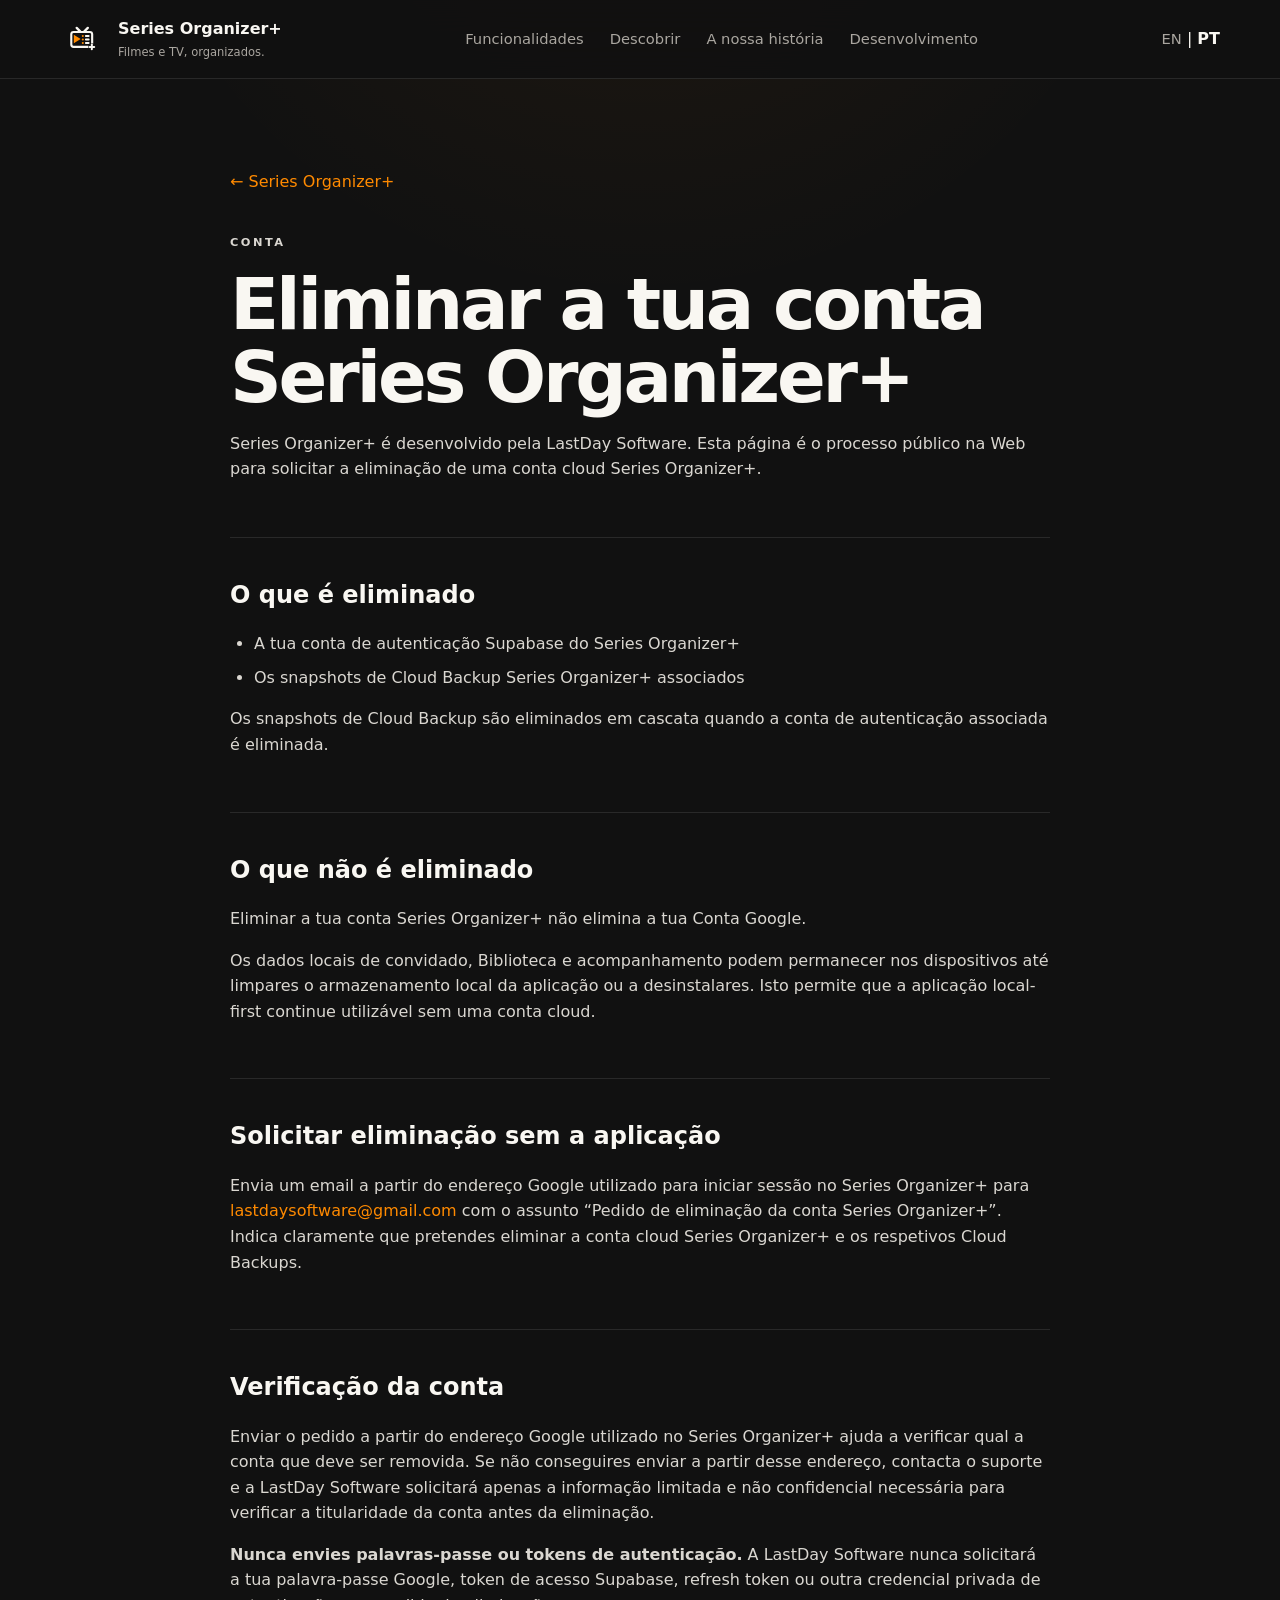
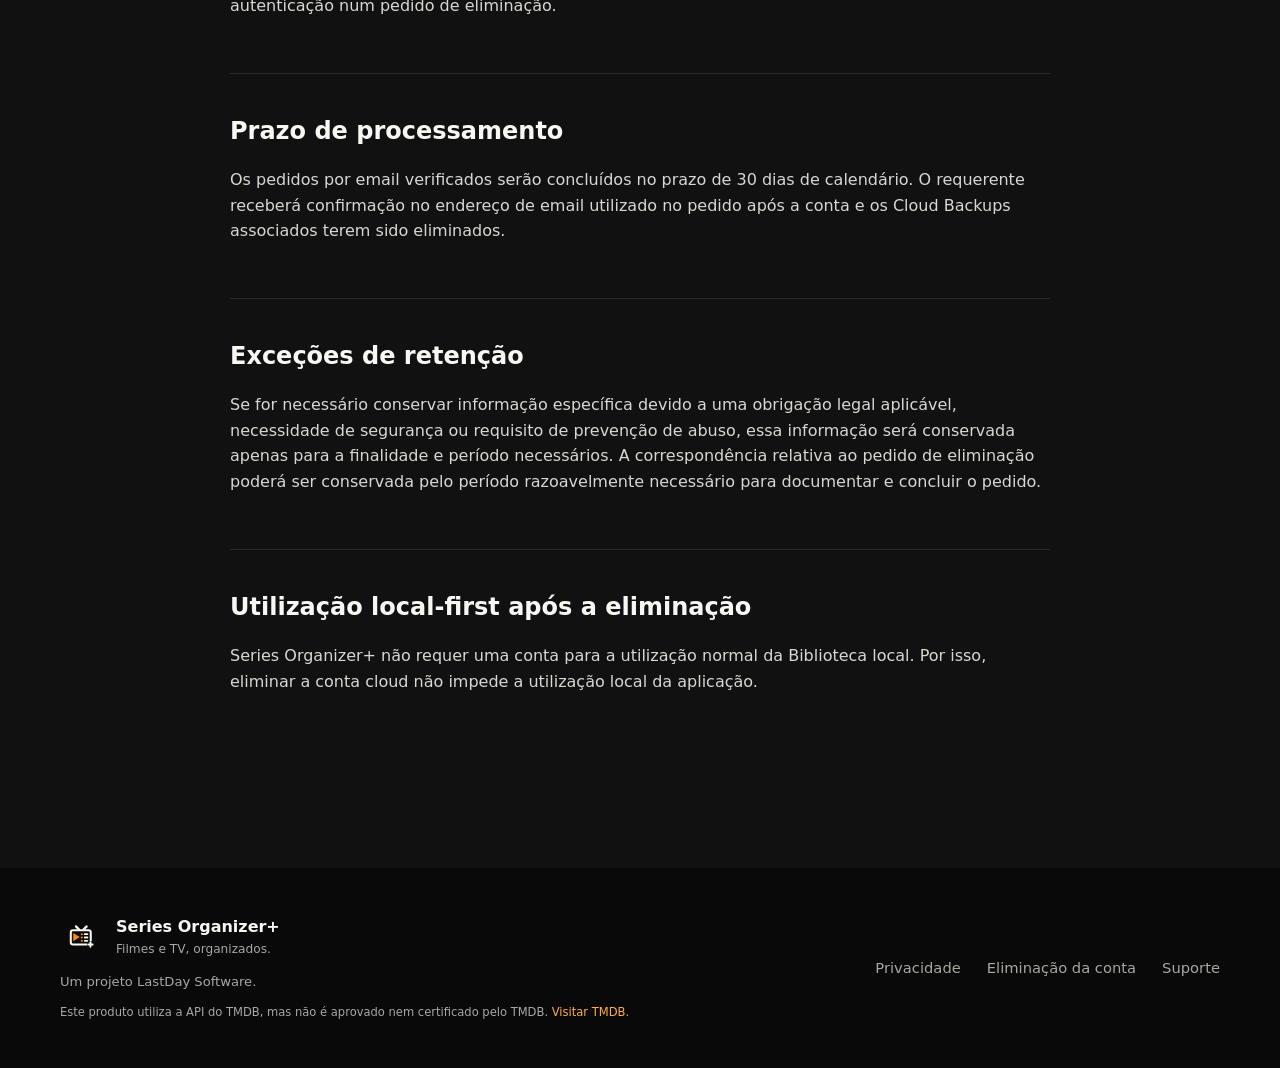
<file: pt/account-deletion.html>
<!doctype html>
<html lang="pt-PT">
<head>
  <meta charset="UTF-8" />
<meta name="viewport" content="width=device-width, initial-scale=1.0" />
<meta name="theme-color" content="#111111" />
<link rel="icon" type="image/svg+xml" href="../assets/brand/icon_master.svg" />
<link rel="alternate icon" type="image/png" href="../assets/brand/icon_play_store_512.png" />
<link rel="stylesheet" href="../styles.css" />
  <title>Eliminação da Conta — Series Organizer+</title>
  <meta name="description" content="Como solicitar a eliminação de uma conta cloud Series Organizer+ e dos respetivos Cloud Backups." />
  <link rel="canonical" href="https://seriesorganizer.com/pt/account-deletion.html" />
  <link rel="alternate" hreflang="en" href="https://seriesorganizer.com/account-deletion.html" />
  <link rel="alternate" hreflang="pt-PT" href="https://seriesorganizer.com/pt/account-deletion.html" />
  <link rel="alternate" hreflang="x-default" href="https://seriesorganizer.com/account-deletion.html" />
</head>
<body>
  <header class="site-header">
  <div class="container header-inner">
    <a class="brand" href="index.html" aria-label="Início do Series Organizer+">
      <img class="brand-icon" src="../assets/brand/series-organizer-plus-mark-dark.svg" alt="" />
      <div class="brand-text">
        <strong>Series Organizer+</strong>
        <small>Filmes e TV, organizados.</small>
      </div>
    </a>
    <nav class="main-nav" aria-label="Navegação principal">
      <a href="index.html#features">Funcionalidades</a>
      <a href="index.html#discover">Descobrir</a>
      <a href="index.html#legacy">A nossa história</a>
      <a href="index.html#development">Desenvolvimento</a>
    </nav>
    <nav class="footer-links" aria-label="Idioma"><span><a href="../account-deletion.html">EN</a> | <strong>PT</strong></span></nav>
  </div>
</header>

  <main class="policy-page">
    <div class="container policy-container">
      <a class="policy-back" href="index.html">← Series Organizer+</a>
      <p class="section-label">CONTA</p>
      <h1>Eliminar a tua conta Series Organizer+</h1>

      <p>
        Series Organizer+ é desenvolvido pela LastDay Software. Esta página é o processo público na Web
        para solicitar a eliminação de uma conta cloud Series Organizer+.
      </p>

      <section>
        <h2>O que é eliminado</h2>
        <ul>
          <li>A tua conta de autenticação Supabase do Series Organizer+</li>
          <li>Os snapshots de Cloud Backup Series Organizer+ associados</li>
        </ul>
        <p>
          Os snapshots de Cloud Backup são eliminados em cascata quando a conta de autenticação
          associada é eliminada.
        </p>
      </section>

      <section>
        <h2>O que não é eliminado</h2>
        <p>
          Eliminar a tua conta Series Organizer+ não elimina a tua Conta Google.
        </p>
        <p>
          Os dados locais de convidado, Biblioteca e acompanhamento podem permanecer nos dispositivos até
          limpares o armazenamento local da aplicação ou a desinstalares. Isto permite que a aplicação
          local-first continue utilizável sem uma conta cloud.
        </p>
      </section>

      <section>
        <h2>Solicitar eliminação sem a aplicação</h2>
        <p>
          Envia um email a partir do endereço Google utilizado para iniciar sessão no Series Organizer+ para
          <a href="mailto:lastdaysoftware@gmail.com?subject=Pedido%20de%20elimina%C3%A7%C3%A3o%20da%20conta%20Series%20Organizer%2B">lastdaysoftware@gmail.com</a>
          com o assunto “Pedido de eliminação da conta Series Organizer+”. Indica claramente que
          pretendes eliminar a conta cloud Series Organizer+ e os respetivos Cloud Backups.
        </p>
      </section>

      <section>
        <h2>Verificação da conta</h2>
        <p>
          Enviar o pedido a partir do endereço Google utilizado no Series Organizer+ ajuda a
          verificar qual a conta que deve ser removida. Se não conseguires enviar a partir desse endereço,
          contacta o suporte e a LastDay Software solicitará apenas a informação limitada e não confidencial
          necessária para verificar a titularidade da conta antes da eliminação.
        </p>
        <p>
          <strong>Nunca envies palavras-passe ou tokens de autenticação.</strong>
          A LastDay Software nunca solicitará a tua palavra-passe Google, token de acesso Supabase,
          refresh token ou outra credencial privada de autenticação num pedido de eliminação.
        </p>
      </section>

      <section>
        <h2>Prazo de processamento</h2>
        <p>
          Os pedidos por email verificados serão concluídos no prazo de 30 dias de calendário. O requerente
          receberá confirmação no endereço de email utilizado no pedido após a
          conta e os Cloud Backups associados terem sido eliminados.
        </p>
      </section>

      <section>
        <h2>Exceções de retenção</h2>
        <p>
          Se for necessário conservar informação específica devido a uma obrigação legal aplicável,
          necessidade de segurança ou requisito de prevenção de abuso, essa informação será conservada apenas
          para a finalidade e período necessários. A correspondência relativa ao pedido de eliminação poderá ser
          conservada pelo período razoavelmente necessário para documentar e concluir o pedido.
        </p>
      </section>

      <section>
        <h2>Utilização local-first após a eliminação</h2>
        <p>
          Series Organizer+ não requer uma conta para a utilização normal da Biblioteca local.
          Por isso, eliminar a conta cloud não impede a utilização local da aplicação.
        </p>
      </section>

    </div>
  </main>

  <footer>
  <div class="container footer-inner">
    <div class="footer-brand">
      <div class="footer-brand-row">
        <img src="../assets/brand/series-organizer-plus-mark-dark.svg" alt="" />
        <div>
          <strong>Series Organizer+</strong>
          <small>Filmes e TV, organizados.</small>
        </div>
      </div>
      <p>Um projeto LastDay Software.</p>
      <p class="tmdb-attribution">
        Este produto utiliza a API do TMDB, mas não é aprovado nem certificado pelo TMDB.
        <a href="https://www.themoviedb.org/">Visitar TMDB</a>.
      </p>
    </div>

    <nav class="footer-links" aria-label="Navegação de rodapé">
      <a href="privacy.html">Privacidade</a>
      <a href="account-deletion.html">Eliminação da conta</a>
      <a href="support.html">Suporte</a>
    </nav>
  </div>
</footer>
</body>
</html>
</file>
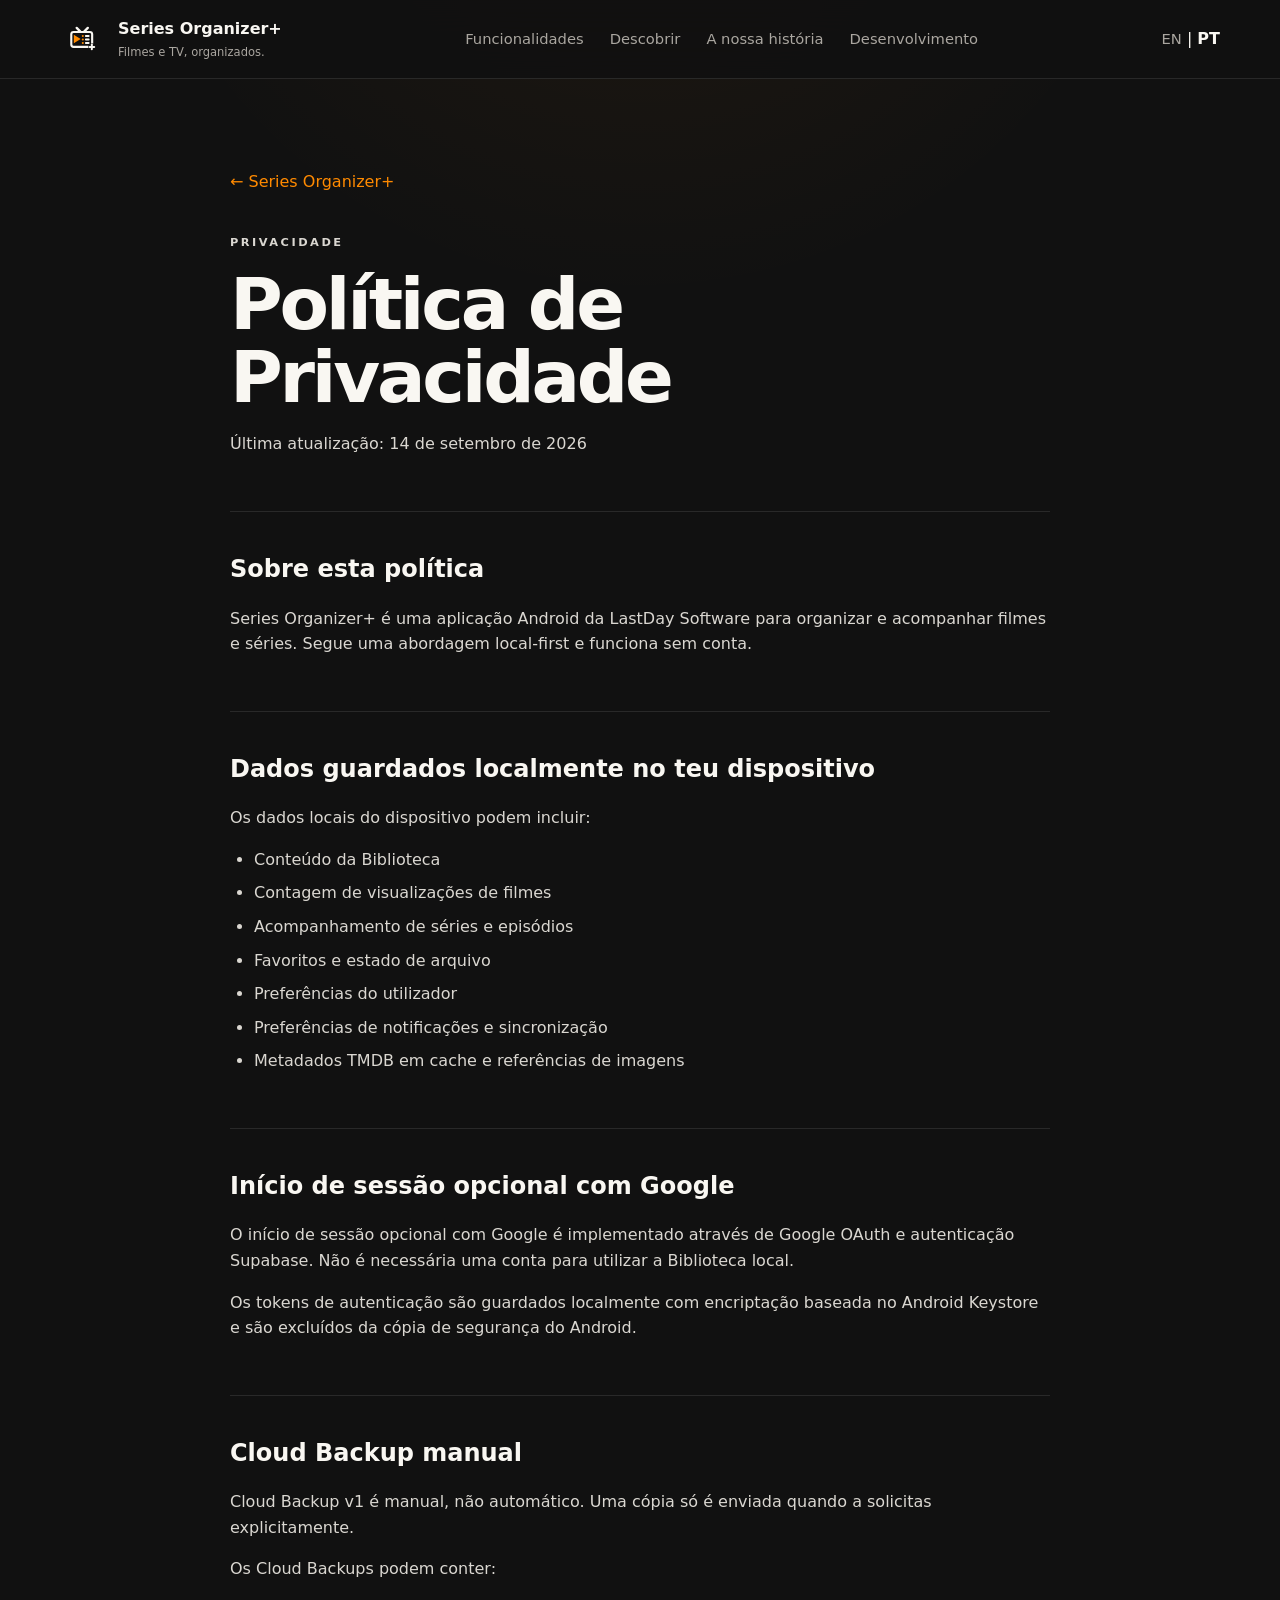
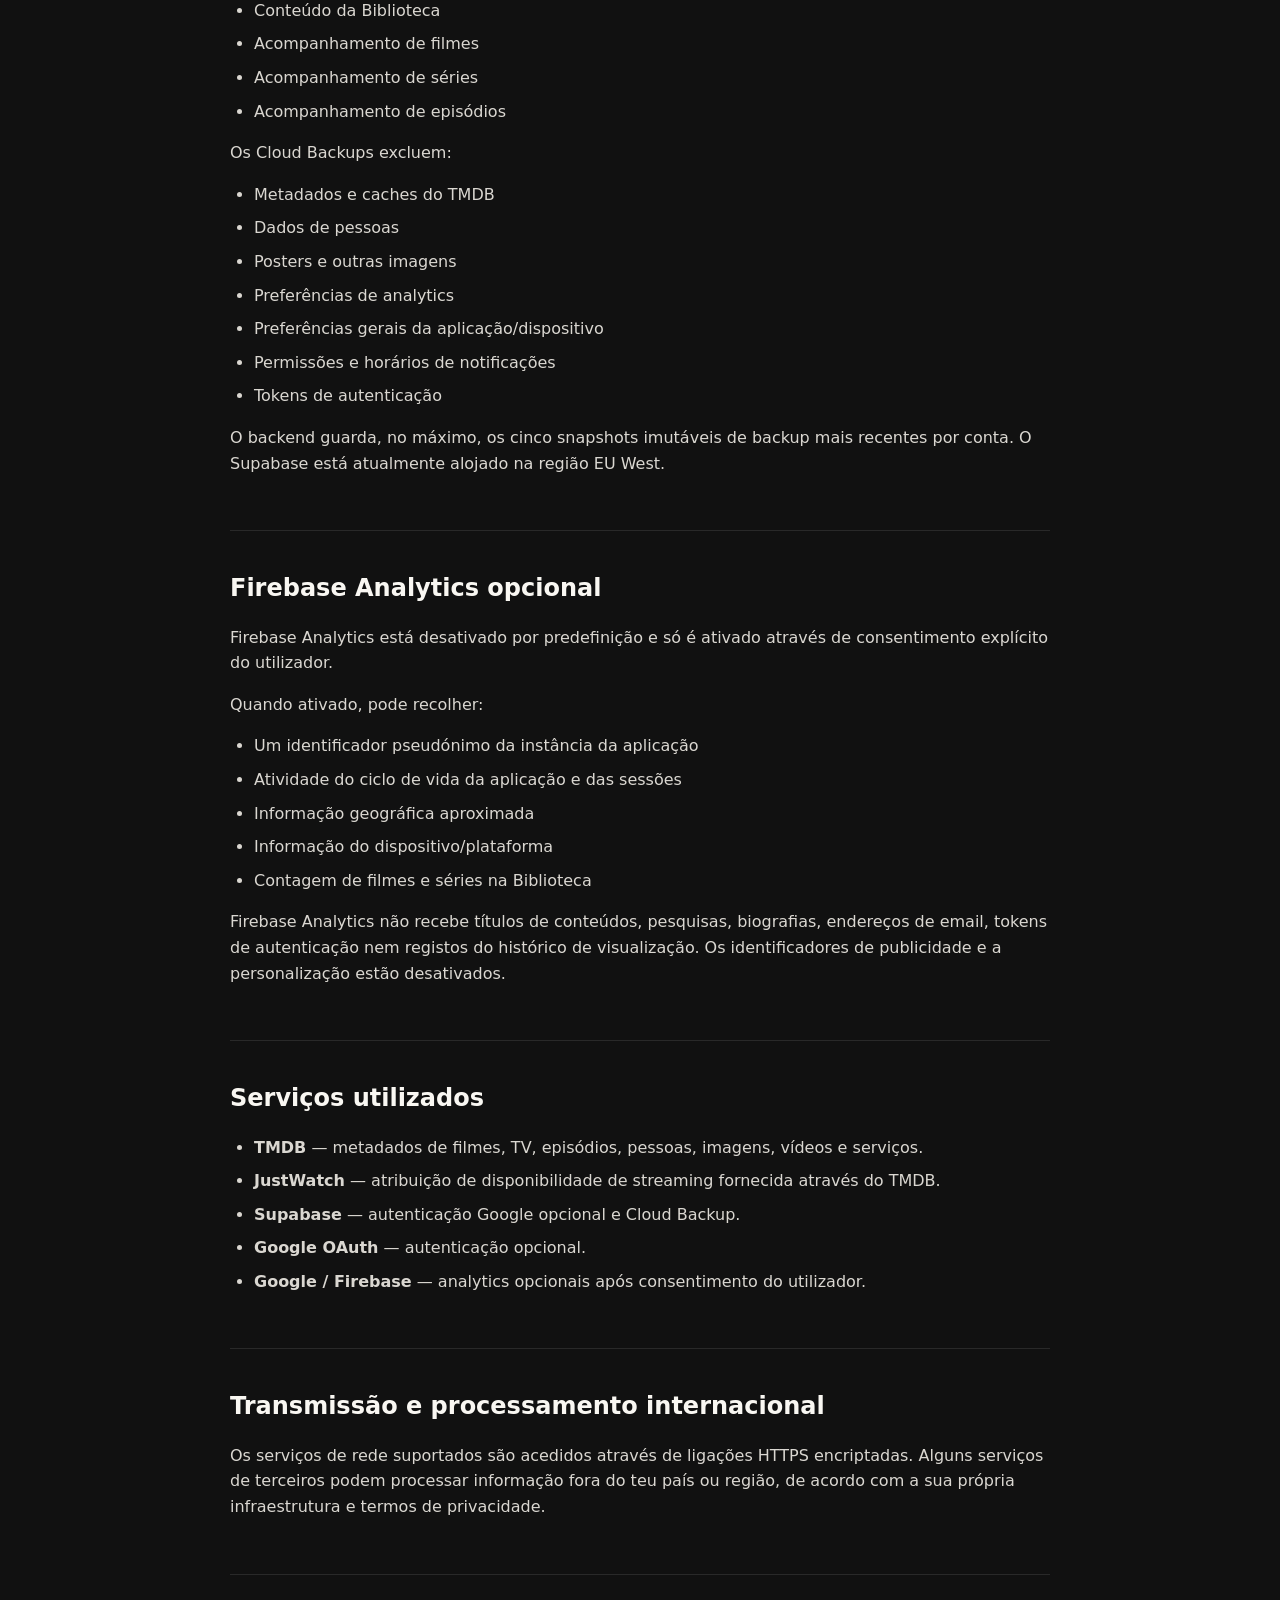
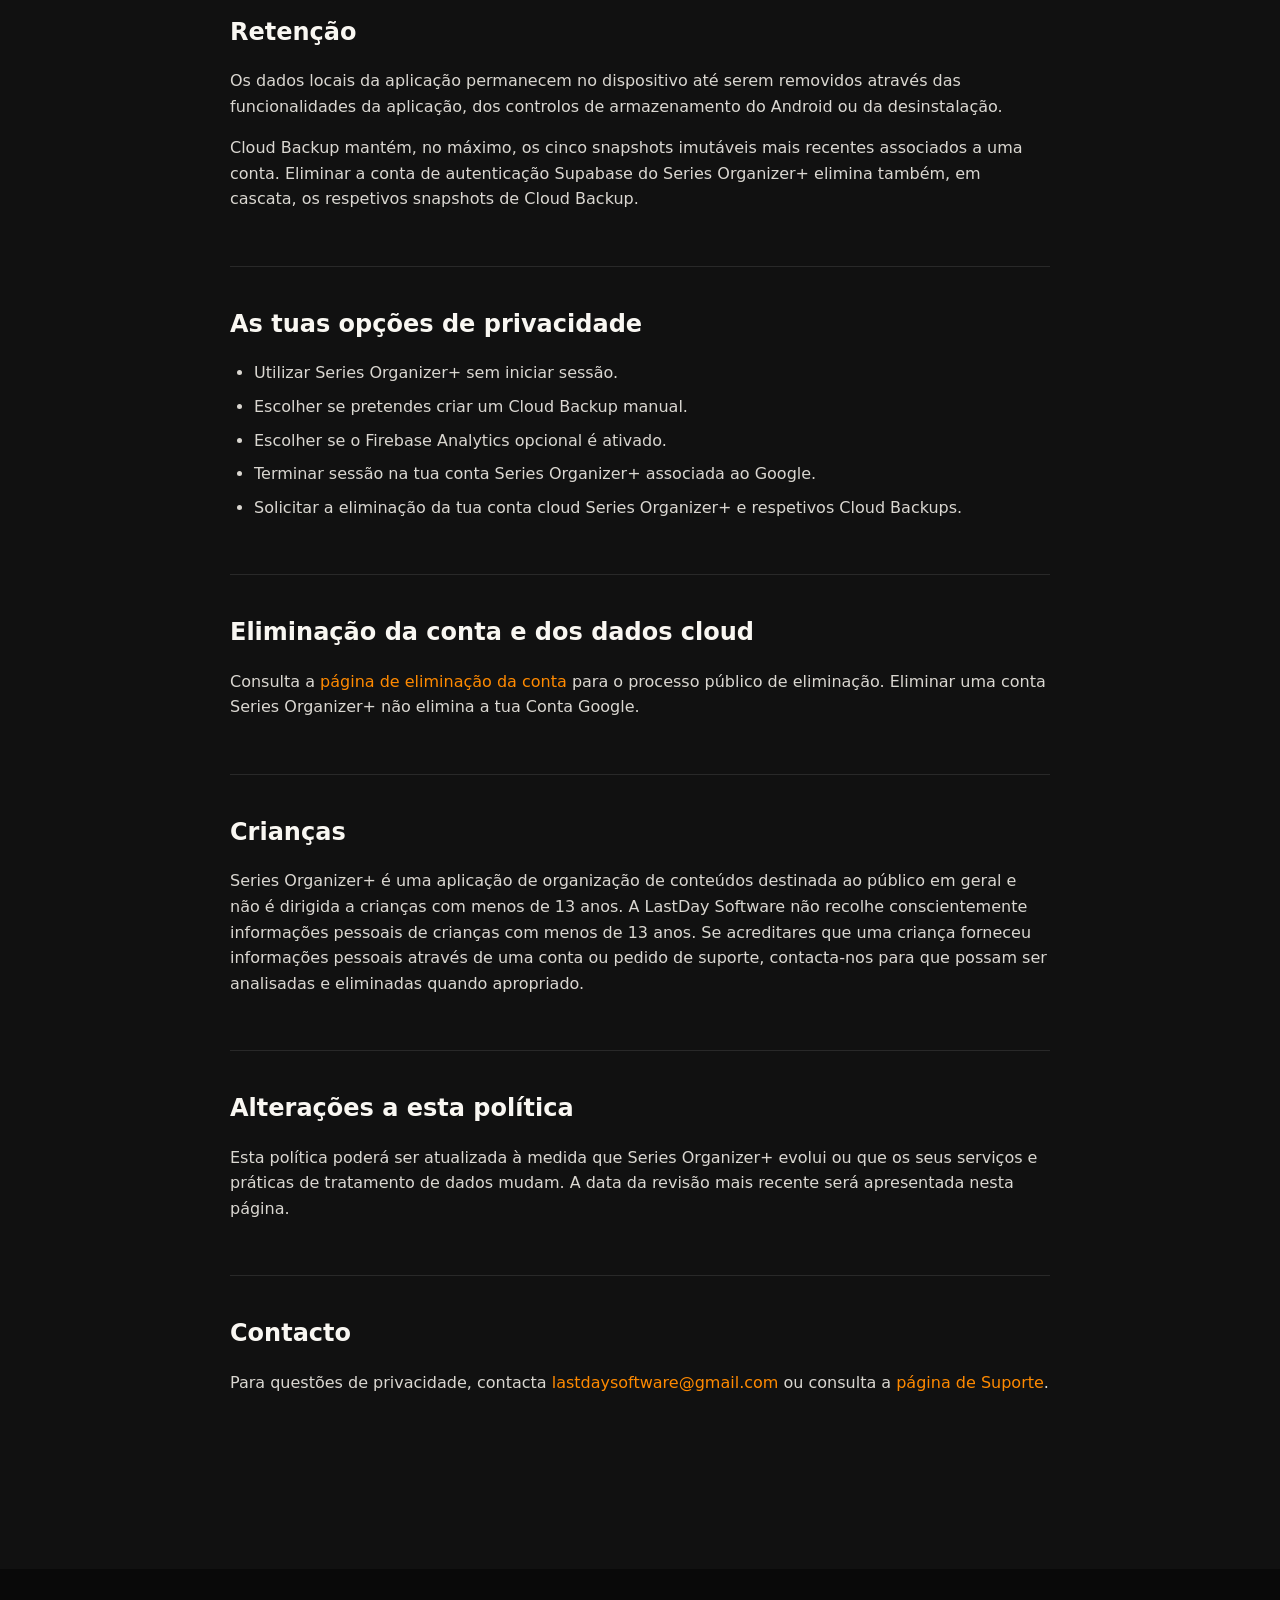
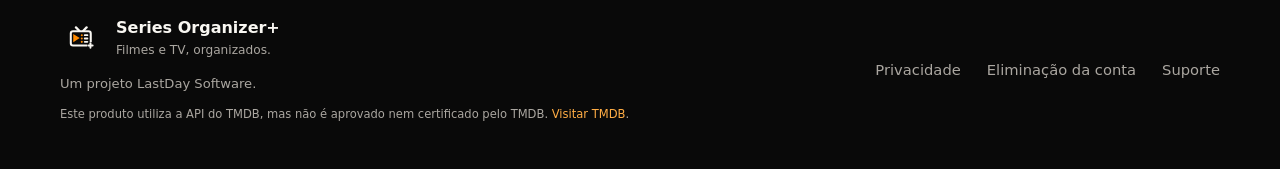
<file: pt/privacy.html>
<!doctype html>
<html lang="pt-PT">
<head>
  <meta charset="UTF-8" />
<meta name="viewport" content="width=device-width, initial-scale=1.0" />
<meta name="theme-color" content="#111111" />
<link rel="icon" type="image/svg+xml" href="../assets/brand/icon_master.svg" />
<link rel="alternate icon" type="image/png" href="../assets/brand/icon_play_store_512.png" />
<link rel="stylesheet" href="../styles.css" />
  <title>Política de Privacidade — Series Organizer+</title>
  <meta name="description" content="Política de Privacidade do Series Organizer+, uma aplicação Android da LastDay Software." />
  <link rel="canonical" href="https://seriesorganizer.com/pt/privacy.html" />
  <link rel="alternate" hreflang="en" href="https://seriesorganizer.com/privacy.html" />
  <link rel="alternate" hreflang="pt-PT" href="https://seriesorganizer.com/pt/privacy.html" />
  <link rel="alternate" hreflang="x-default" href="https://seriesorganizer.com/privacy.html" />
</head>
<body>
  <header class="site-header">
  <div class="container header-inner">
    <a class="brand" href="index.html" aria-label="Início do Series Organizer+">
      <img class="brand-icon" src="../assets/brand/series-organizer-plus-mark-dark.svg" alt="" />
      <div class="brand-text">
        <strong>Series Organizer+</strong>
        <small>Filmes e TV, organizados.</small>
      </div>
    </a>
    <nav class="main-nav" aria-label="Navegação principal">
      <a href="index.html#features">Funcionalidades</a>
      <a href="index.html#discover">Descobrir</a>
      <a href="index.html#legacy">A nossa história</a>
      <a href="index.html#development">Desenvolvimento</a>
    </nav>
    <nav class="footer-links" aria-label="Idioma"><span><a href="../privacy.html">EN</a> | <strong>PT</strong></span></nav>
  </div>
</header>

  <main class="policy-page">
    <div class="container policy-container">
      <a class="policy-back" href="index.html">← Series Organizer+</a>
      <p class="section-label">PRIVACIDADE</p>
      <h1>Política de Privacidade</h1>
      <p class="policy-updated">Última atualização: 14 de setembro de 2026</p>

      <section>
        <h2>Sobre esta política</h2>
        <p>
          Series Organizer+ é uma aplicação Android da LastDay Software para organizar
          e acompanhar filmes e séries. Segue uma abordagem local-first e funciona sem conta.
        </p>
      </section>

      <section>
        <h2>Dados guardados localmente no teu dispositivo</h2>
        <p>Os dados locais do dispositivo podem incluir:</p>
        <ul>
          <li>Conteúdo da Biblioteca</li>
          <li>Contagem de visualizações de filmes</li>
          <li>Acompanhamento de séries e episódios</li>
          <li>Favoritos e estado de arquivo</li>
          <li>Preferências do utilizador</li>
          <li>Preferências de notificações e sincronização</li>
          <li>Metadados TMDB em cache e referências de imagens</li>
        </ul>
      </section>

      <section>
        <h2>Início de sessão opcional com Google</h2>
        <p>
          O início de sessão opcional com Google é implementado através de Google OAuth e autenticação
          Supabase. Não é necessária uma conta para utilizar a Biblioteca local.
        </p>
        <p>
          Os tokens de autenticação são guardados localmente com encriptação baseada no Android Keystore
          e são excluídos da cópia de segurança do Android.
        </p>
      </section>

      <section>
        <h2>Cloud Backup manual</h2>
        <p>
          Cloud Backup v1 é manual, não automático. Uma cópia só é enviada quando
          a solicitas explicitamente.
        </p>

        <p>Os Cloud Backups podem conter:</p>
        <ul>
          <li>Conteúdo da Biblioteca</li>
          <li>Acompanhamento de filmes</li>
          <li>Acompanhamento de séries</li>
          <li>Acompanhamento de episódios</li>
        </ul>

        <p>Os Cloud Backups excluem:</p>
        <ul>
          <li>Metadados e caches do TMDB</li>
          <li>Dados de pessoas</li>
          <li>Posters e outras imagens</li>
          <li>Preferências de analytics</li>
          <li>Preferências gerais da aplicação/dispositivo</li>
          <li>Permissões e horários de notificações</li>
          <li>Tokens de autenticação</li>
        </ul>

        <p>
          O backend guarda, no máximo, os cinco snapshots imutáveis de backup mais recentes por conta.
          O Supabase está atualmente alojado na região EU West.
        </p>
      </section>

      <section>
        <h2>Firebase Analytics opcional</h2>
        <p>
          Firebase Analytics está desativado por predefinição e só é ativado através de
          consentimento explícito do utilizador.
        </p>

        <p>Quando ativado, pode recolher:</p>
        <ul>
          <li>Um identificador pseudónimo da instância da aplicação</li>
          <li>Atividade do ciclo de vida da aplicação e das sessões</li>
          <li>Informação geográfica aproximada</li>
          <li>Informação do dispositivo/plataforma</li>
          <li>Contagem de filmes e séries na Biblioteca</li>
        </ul>

        <p>
          Firebase Analytics não recebe títulos de conteúdos, pesquisas, biografias,
          endereços de email, tokens de autenticação nem registos do histórico de visualização.
          Os identificadores de publicidade e a personalização estão desativados.
        </p>
      </section>

      <section>
        <h2>Serviços utilizados</h2>
        <ul>
          <li><strong>TMDB</strong> — metadados de filmes, TV, episódios, pessoas, imagens, vídeos e serviços.</li>
          <li><strong>JustWatch</strong> — atribuição de disponibilidade de streaming fornecida através do TMDB.</li>
          <li><strong>Supabase</strong> — autenticação Google opcional e Cloud Backup.</li>
          <li><strong>Google OAuth</strong> — autenticação opcional.</li>
          <li><strong>Google / Firebase</strong> — analytics opcionais após consentimento do utilizador.</li>
        </ul>
      </section>

      <section>
        <h2>Transmissão e processamento internacional</h2>
        <p>
          Os serviços de rede suportados são acedidos através de ligações HTTPS encriptadas.
          Alguns serviços de terceiros podem processar informação fora do teu país ou região,
          de acordo com a sua própria infraestrutura e termos de privacidade.
        </p>
      </section>

      <section>
        <h2>Retenção</h2>
        <p>
          Os dados locais da aplicação permanecem no dispositivo até serem removidos através das funcionalidades
          da aplicação, dos controlos de armazenamento do Android ou da desinstalação.
        </p>
        <p>
          Cloud Backup mantém, no máximo, os cinco snapshots imutáveis mais recentes associados
          a uma conta. Eliminar a conta de autenticação Supabase do Series Organizer+
          elimina também, em cascata, os respetivos snapshots de Cloud Backup.
        </p>
      </section>

      <section>
        <h2>As tuas opções de privacidade</h2>
        <ul>
          <li>Utilizar Series Organizer+ sem iniciar sessão.</li>
          <li>Escolher se pretendes criar um Cloud Backup manual.</li>
          <li>Escolher se o Firebase Analytics opcional é ativado.</li>
          <li>Terminar sessão na tua conta Series Organizer+ associada ao Google.</li>
          <li>Solicitar a eliminação da tua conta cloud Series Organizer+ e respetivos Cloud Backups.</li>
        </ul>
      </section>

      <section>
        <h2>Eliminação da conta e dos dados cloud</h2>
        <p>
          Consulta a <a href="account-deletion.html">página de eliminação da conta</a> para o processo público
          de eliminação. Eliminar uma conta Series Organizer+ não elimina a tua Conta Google.
        </p>
      </section>

      <section>
        <h2>Crianças</h2>
        <p>
          Series Organizer+ é uma aplicação de organização de conteúdos destinada ao público em geral e
          não é dirigida a crianças com menos de 13 anos. A LastDay Software não recolhe conscientemente
          informações pessoais de crianças com menos de 13 anos. Se acreditares que uma criança forneceu
          informações pessoais através de uma conta ou pedido de suporte, contacta-nos para que possam
          ser analisadas e eliminadas quando apropriado.
        </p>
      </section>

      <section>
        <h2>Alterações a esta política</h2>
        <p>
          Esta política poderá ser atualizada à medida que Series Organizer+ evolui ou que os seus serviços e
          práticas de tratamento de dados mudam. A data da revisão mais recente será apresentada nesta página.
        </p>
      </section>

      <section>
        <h2>Contacto</h2>
        <p>
          Para questões de privacidade, contacta
          <a href="mailto:lastdaysoftware@gmail.com">lastdaysoftware@gmail.com</a>
          ou consulta a <a href="support.html">página de Suporte</a>.
        </p>
      </section>
    </div>
  </main>

  <footer>
  <div class="container footer-inner">
    <div class="footer-brand">
      <div class="footer-brand-row">
        <img src="../assets/brand/series-organizer-plus-mark-dark.svg" alt="" />
        <div>
          <strong>Series Organizer+</strong>
          <small>Filmes e TV, organizados.</small>
        </div>
      </div>
      <p>Um projeto LastDay Software.</p>
      <p class="tmdb-attribution">
        Este produto utiliza a API do TMDB, mas não é aprovado nem certificado pelo TMDB.
        <a href="https://www.themoviedb.org/">Visitar TMDB</a>.
      </p>
    </div>

    <nav class="footer-links" aria-label="Navegação de rodapé">
      <a href="privacy.html">Privacidade</a>
      <a href="account-deletion.html">Eliminação da conta</a>
      <a href="support.html">Suporte</a>
    </nav>
  </div>
</footer>
</body>
</html>
</file>
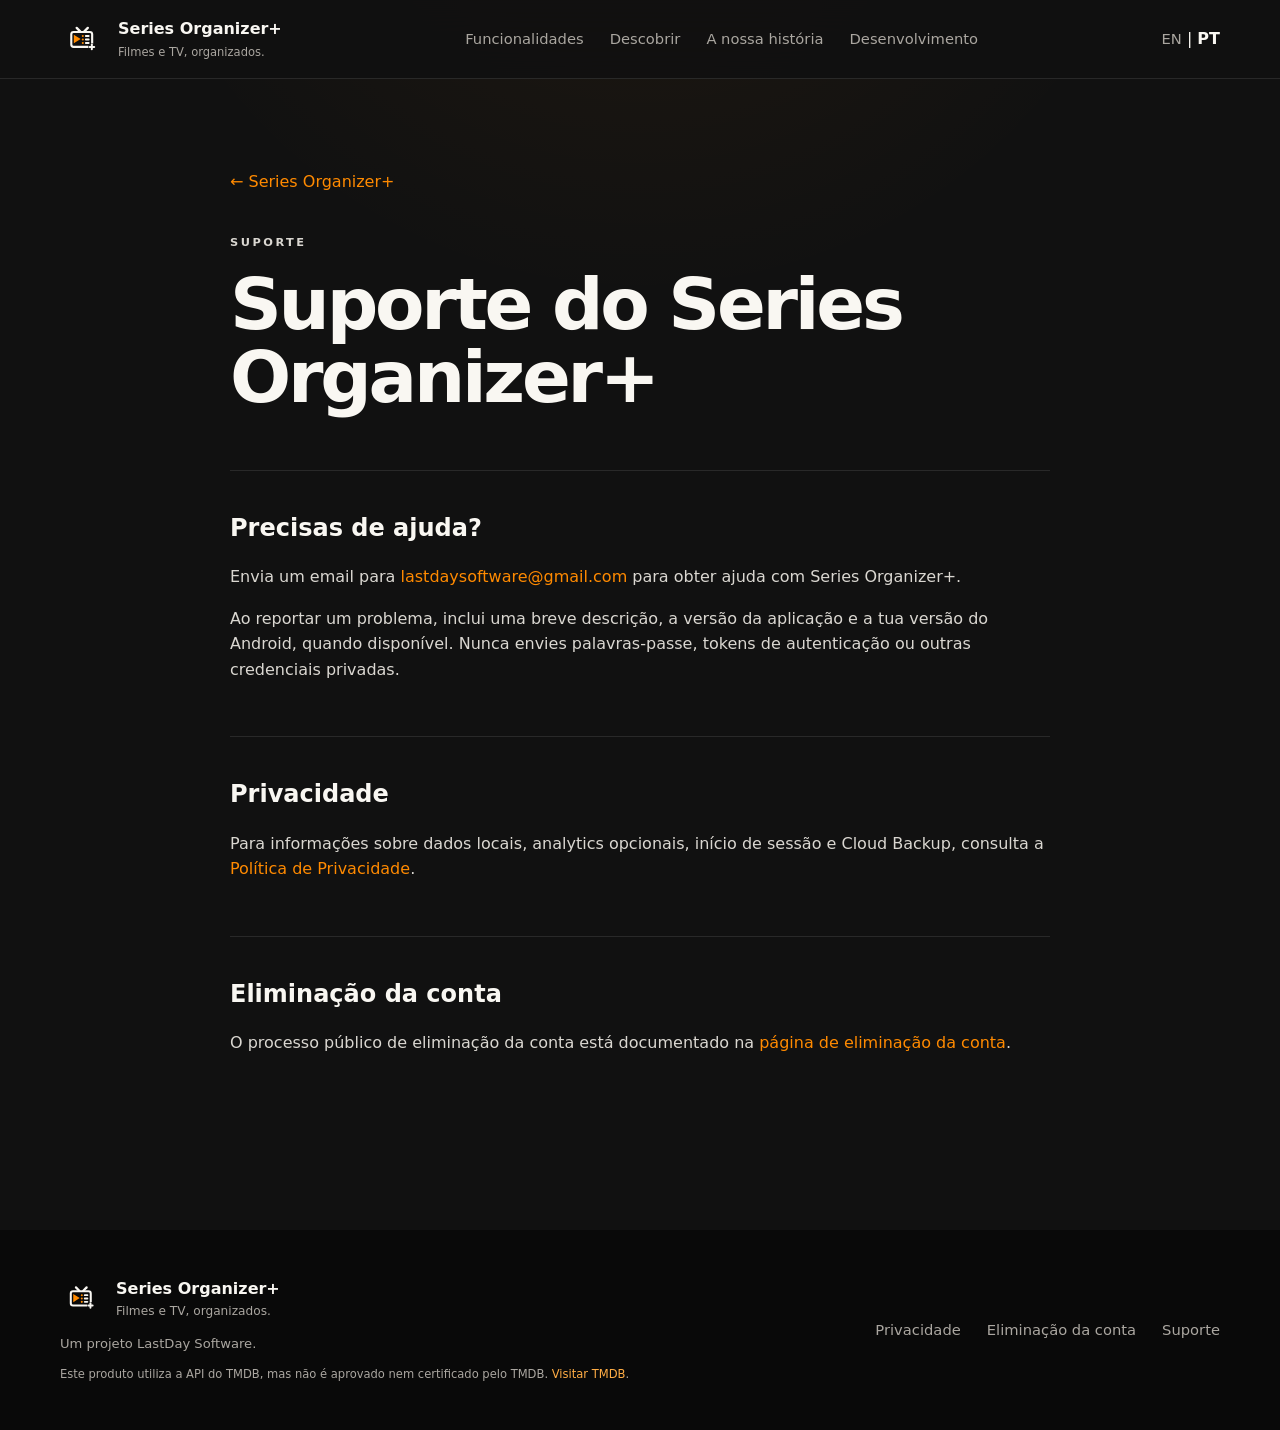
<file: pt/support.html>
<!doctype html>
<html lang="pt-PT">
<head>
  <meta charset="UTF-8" />
<meta name="viewport" content="width=device-width, initial-scale=1.0" />
<meta name="theme-color" content="#111111" />
<link rel="icon" type="image/svg+xml" href="../assets/brand/icon_master.svg" />
<link rel="alternate icon" type="image/png" href="../assets/brand/icon_play_store_512.png" />
<link rel="stylesheet" href="../styles.css" />
  <title>Suporte — Series Organizer+</title>
  <meta name="description" content="Informação de suporte do Series Organizer+ pela LastDay Software." />
  <link rel="canonical" href="https://seriesorganizer.com/pt/support.html" />
  <link rel="alternate" hreflang="en" href="https://seriesorganizer.com/support.html" />
  <link rel="alternate" hreflang="pt-PT" href="https://seriesorganizer.com/pt/support.html" />
  <link rel="alternate" hreflang="x-default" href="https://seriesorganizer.com/support.html" />
</head>
<body>
  <header class="site-header">
  <div class="container header-inner">
    <a class="brand" href="index.html" aria-label="Início do Series Organizer+">
      <img class="brand-icon" src="../assets/brand/series-organizer-plus-mark-dark.svg" alt="" />
      <div class="brand-text">
        <strong>Series Organizer+</strong>
        <small>Filmes e TV, organizados.</small>
      </div>
    </a>
    <nav class="main-nav" aria-label="Navegação principal">
      <a href="index.html#features">Funcionalidades</a>
      <a href="index.html#discover">Descobrir</a>
      <a href="index.html#legacy">A nossa história</a>
      <a href="index.html#development">Desenvolvimento</a>
    </nav>
    <nav class="footer-links" aria-label="Idioma"><span><a href="../support.html">EN</a> | <strong>PT</strong></span></nav>
  </div>
</header>

  <main class="policy-page">
    <div class="container policy-container">
      <a class="policy-back" href="index.html">← Series Organizer+</a>
      <p class="section-label">SUPORTE</p>
      <h1>Suporte do Series Organizer+</h1>

      <section>
        <h2>Precisas de ajuda?</h2>
        <p>
          Envia um email para <a href="mailto:lastdaysoftware@gmail.com?subject=Suporte%20Series%20Organizer%2B">lastdaysoftware@gmail.com</a>
          para obter ajuda com Series Organizer+.
        </p>
        <p>
          Ao reportar um problema, inclui uma breve descrição, a versão da aplicação e a tua
          versão do Android, quando disponível. Nunca envies palavras-passe, tokens de autenticação
          ou outras credenciais privadas.
        </p>
      </section>

      <section>
        <h2>Privacidade</h2>
        <p>
          Para informações sobre dados locais, analytics opcionais, início de sessão e Cloud Backup,
          consulta a <a href="privacy.html">Política de Privacidade</a>.
        </p>
      </section>

      <section>
        <h2>Eliminação da conta</h2>
        <p>
          O processo público de eliminação da conta está documentado na
          <a href="account-deletion.html">página de eliminação da conta</a>.
        </p>
      </section>

    </div>
  </main>

  <footer>
  <div class="container footer-inner">
    <div class="footer-brand">
      <div class="footer-brand-row">
        <img src="../assets/brand/series-organizer-plus-mark-dark.svg" alt="" />
        <div>
          <strong>Series Organizer+</strong>
          <small>Filmes e TV, organizados.</small>
        </div>
      </div>
      <p>Um projeto LastDay Software.</p>
      <p class="tmdb-attribution">
        Este produto utiliza a API do TMDB, mas não é aprovado nem certificado pelo TMDB.
        <a href="https://www.themoviedb.org/">Visitar TMDB</a>.
      </p>
    </div>

    <nav class="footer-links" aria-label="Navegação de rodapé">
      <a href="privacy.html">Privacidade</a>
      <a href="account-deletion.html">Eliminação da conta</a>
      <a href="support.html">Suporte</a>
    </nav>
  </div>
</footer>
</body>
</html>
</file>
<file: styles.css>
:root {
  --bg: #111111;
  --bg-soft: #171717;
  --surface: #1e1e1e;
  --surface-2: #272727;
  --surface-3: #333333;

  --text: #f9f7f2;
  --text-soft: #dad7d1;
  --muted: #aaa6a0;

  --orange: #ff8a00;
  --orange-light: #ffad45;
  --orange-soft: rgba(255, 138, 0, 0.12);

  --slate: #6b6b6b;
  --green: #76b947;

  --border: rgba(255, 255, 255, 0.10);
  --border-strong: rgba(255, 255, 255, 0.16);

  --max: 1160px;
  --radius-small: 12px;
  --radius: 20px;
  --radius-large: 30px;
}

* {
  box-sizing: border-box;
}

html {
  scroll-behavior: smooth;
}

body {
  margin: 0;
  background:
    radial-gradient(circle at 50% -240px, rgba(255, 138, 0, 0.075), transparent 540px),
    var(--bg);
  color: var(--text);
  font-family: Inter, system-ui, -apple-system, BlinkMacSystemFont, "Segoe UI", sans-serif;
  line-height: 1.6;
}

img {
  max-width: 100%;
}

a {
  color: inherit;
  text-decoration: none;
}

a:focus-visible {
  outline: 2px solid var(--orange);
  outline-offset: 4px;
  border-radius: 4px;
}

.container {
  width: min(calc(100% - 40px), var(--max));
  margin: 0 auto;
}

.narrow {
  max-width: 780px;
}

.visually-hidden {
  position: absolute;
  width: 1px;
  height: 1px;
  margin: -1px;
  padding: 0;
  overflow: hidden;
  clip: rect(0, 0, 0, 0);
  white-space: nowrap;
  border: 0;
}

/* Header */

.site-header {
  position: sticky;
  top: 0;
  z-index: 100;
  background: rgba(17, 17, 17, 0.88);
  border-bottom: 1px solid var(--border);
  backdrop-filter: blur(18px);
}

.header-inner {
  min-height: 78px;
  display: flex;
  align-items: center;
  justify-content: space-between;
  gap: 30px;
}

.brand {
  display: flex;
  align-items: center;
  gap: 12px;
}

.brand-icon {
  width: 46px;
  height: 46px;
  object-fit: contain;
  flex: 0 0 auto;
}

.brand-text strong,
.brand-text small {
  display: block;
}

.brand-text strong {
  font-size: 1rem;
  color: var(--text);
}

.brand-text small {
  margin-top: 1px;
  font-size: 0.72rem;
  color: var(--muted);
}

.main-nav,
.footer-links {
  display: flex;
  align-items: center;
  gap: 26px;
  flex-wrap: wrap;
}

.main-nav a,
.footer-links a {
  color: var(--muted);
  font-size: 0.92rem;
  transition: color 150ms ease;
}

.main-nav a:hover,
.footer-links a:hover,
.main-nav a:focus-visible,
.footer-links a:focus-visible {
  color: var(--orange);
}

/* Hero */

.hero {
  position: relative;
  min-height: 720px;
  display: flex;
  align-items: center;
  overflow: hidden;
  border-bottom: 1px solid var(--border);
}

.hero::before {
  content: "";
  position: absolute;
  width: 840px;
  height: 840px;
  left: 50%;
  top: 40%;
  transform: translate(-50%, -50%);
  background:
    radial-gradient(circle, rgba(255, 138, 0, 0.12), rgba(255, 138, 0, 0.025) 43%, transparent 70%);
  pointer-events: none;
}

.hero-content {
  position: relative;
  z-index: 2;
  padding: 112px 0;
  text-align: center;
}

.eyebrow,
.section-label,
.history-version {
  display: block;
  margin: 0 0 17px;
  color: var(--orange);
  font-size: 0.71rem;
  font-weight: 800;
  letter-spacing: 0.22em;
  text-transform: uppercase;
}

.hero-logo {
  display: block;
  width: min(780px, 94%);
  max-height: 280px;
  margin: 0 auto;
  object-fit: contain;
}

.hero-description {
  max-width: 690px;
  margin: 30px auto 0;
  color: var(--muted);
  font-size: 1.06rem;
}

.status-pill {
  width: max-content;
  margin: 34px auto 0;
  padding: 9px 16px;
  display: flex;
  align-items: center;
  gap: 9px;
  border: 1px solid var(--border);
  border-radius: 999px;
  background: rgba(30, 30, 30, 0.84);
  color: var(--text-soft);
  font-size: 0.9rem;
}

.status-dot {
  width: 8px;
  height: 8px;
  border-radius: 50%;
  background: var(--green);
  box-shadow: 0 0 12px rgba(118, 185, 71, 0.7);
}

.hero-actions {
  margin-top: 36px;
  display: flex;
  justify-content: center;
  gap: 12px;
  flex-wrap: wrap;
}

.button {
  padding: 12px 20px;
  border: 1px solid var(--border);
  border-radius: 999px;
  font-size: 0.92rem;
  transition: transform 150ms ease, border-color 150ms ease, background 150ms ease;
}

.button:hover {
  transform: translateY(-2px);
}

.button-primary {
  background: var(--orange);
  border-color: var(--orange);
  color: #111;
  font-weight: 750;
}

.button-primary:hover {
  background: var(--orange-light);
}

.button-secondary {
  background: var(--surface);
}

.button-secondary:hover {
  border-color: rgba(255, 138, 0, 0.55);
}

/* Sections */

.section {
  padding: 110px 0;
  border-bottom: 1px solid var(--border);
}

.alternate-section {
  background: rgba(255, 255, 255, 0.012);
}

.section h2 {
  margin: 0 0 22px;
  font-size: clamp(2.15rem, 5vw, 3.7rem);
  line-height: 1.07;
  letter-spacing: -0.045em;
}

.section p {
  color: var(--muted);
}

.section-heading {
  max-width: 700px;
  margin-bottom: 58px;
}

.intro {
  text-align: center;
}

.intro .lead {
  color: var(--text-soft);
  font-size: clamp(1.2rem, 2.5vw, 1.55rem);
}

.product-layout {
  display: grid;
  grid-template-columns: minmax(0, 1fr) minmax(300px, 390px);
  align-items: center;
  gap: 90px;
}

.product-layout.reverse {
  grid-template-columns: minmax(300px, 390px) minmax(0, 1fr);
}

.product-layout.reverse .product-copy {
  order: 2;
}

.product-layout.reverse .phone {
  order: 1;
}

.product-copy > p {
  max-width: 580px;
  font-size: 1.04rem;
}

.feature-list {
  margin: 30px 0 0;
  padding: 0;
  list-style: none;
}

.feature-list li {
  position: relative;
  margin: 13px 0;
  padding-left: 28px;
  color: var(--text-soft);
}

.feature-list li::before {
  content: "";
  position: absolute;
  left: 0;
  top: 0.68em;
  width: 9px;
  height: 9px;
  transform: translateY(-50%);
  border-radius: 50%;
  background: var(--orange);
}

/* Product screenshots */

.phone {
  position: relative;
  width: min(100%, 350px);
  margin: 0 auto;
  padding: 8px;
  border: 1px solid var(--border-strong);
  border-radius: 30px;
  background: linear-gradient(145deg, #353535, #191919);
  box-shadow: 0 35px 90px rgba(0, 0, 0, 0.42);
}

.phone::before {
  content: "";
  position: absolute;
  inset: 16% -24% -14%;
  z-index: -1;
  background: radial-gradient(circle, rgba(255, 138, 0, 0.11), transparent 65%);
  filter: blur(38px);
}

.phone img {
  width: 100%;
  display: block;
  border-radius: 23px;
}

/* Feature cards */

.bento {
  display: grid;
  grid-template-columns: repeat(2, 1fr);
  gap: 18px;
}

.bento-card {
  min-height: 235px;
  padding: 30px;
  border: 1px solid var(--border);
  border-radius: var(--radius);
  background: linear-gradient(145deg, var(--surface-2), var(--surface));
}

.bento-card.large {
  grid-column: span 2;
}

.feature-icon {
  width: 44px;
  height: 44px;
  display: grid;
  place-items: center;
  margin-bottom: 24px;
  border: 1px solid var(--border);
  border-radius: 50%;
  background: var(--bg-soft);
  color: var(--orange);
  font-weight: 800;
}

.bento-card h3 {
  margin: 0 0 8px;
  font-size: 1.3rem;
}

.bento-card p {
  margin: 0;
}

/* Showcase */

.showcase-grid {
  display: grid;
  grid-template-columns: repeat(2, 1fr);
  gap: 22px;
}

.showcase-card {
  padding: 20px;
  border: 1px solid var(--border);
  border-radius: var(--radius-large);
  background: var(--surface);
}

.showcase-image {
  height: 500px;
  overflow: hidden;
  border-radius: 22px;
  background: #080808;
}

.showcase-image img {
  width: 100%;
  height: 100%;
  object-fit: cover;
  object-position: top;
}

.showcase-card h3 {
  margin: 22px 5px 7px;
  font-size: 1.3rem;
}

.showcase-card p {
  margin: 0 5px 6px;
}

/* Data */

.cloud-section {
  background: linear-gradient(180deg, rgba(255, 138, 0, 0.035), transparent);
}

.data-grid {
  display: grid;
  grid-template-columns: minmax(0, 1fr) minmax(280px, 0.8fr);
  gap: 55px;
  align-items: center;
}

.data-card {
  padding: 30px;
  border: 1px solid rgba(255, 138, 0, 0.24);
  border-radius: var(--radius);
  background: var(--orange-soft);
}

.data-card strong {
  display: block;
  margin-bottom: 8px;
  color: var(--orange-light);
}

.data-card p {
  margin: 0;
  color: var(--text-soft);
}

/* History */

.history-section {
  background: #0d0d0d;
}

.history-intro {
  max-width: 780px;
  margin-bottom: 45px;
}

.history-quote {
  margin: 35px 0;
  padding-left: 23px;
  border-left: 3px solid var(--orange);
  color: var(--text-soft);
  font-size: 1.25rem;
  font-style: italic;
}

.history-evolution {
  margin-top: 65px;
}

.history-generation {
  display: grid;
  grid-template-columns: minmax(260px, 0.8fr) minmax(0, 1.45fr);
  gap: 60px;
  align-items: center;
  padding: 72px 0;
  border-top: 1px solid var(--border);
}

.history-generation-reverse {
  grid-template-columns: minmax(0, 1.45fr) minmax(260px, 0.8fr);
}

.history-generation-reverse .history-copy {
  order: 2;
}

.history-generation-reverse .history-screenshot {
  order: 1;
}

.history-copy h3 {
  margin: 0 0 18px;
  font-size: clamp(1.7rem, 3vw, 2.4rem);
  line-height: 1.1;
}

.history-copy p {
  margin: 0 0 15px;
}

.history-emphasis {
  color: var(--text) !important;
  font-size: 1.15rem;
  font-weight: 700;
}

.history-screenshot {
  margin: 0;
}

.history-window {
  position: relative;
  padding: 7px;
  overflow: hidden;
  border: 1px solid var(--border-strong);
  border-radius: 12px;
  background: #1c1c1c;
  box-shadow: 0 28px 70px rgba(0, 0, 0, 0.42);
}

.history-window::before {
  content: "ARCHIVE";
  position: absolute;
  z-index: 2;
  top: 17px;
  left: 17px;
  padding: 5px 9px;
  border-radius: 5px;
  background: rgba(0, 0, 0, 0.76);
  color: var(--orange);
  font-size: 0.62rem;
  font-weight: 800;
  letter-spacing: 0.13em;
}

.history-window img {
  width: 100%;
  display: block;
  border-radius: 6px;
}

.history-screenshot figcaption,
.then-now figcaption {
  margin-top: 10px;
  color: var(--muted);
  font-size: 0.78rem;
  text-align: center;
}

/* Then / now */

.then-now {
  margin-top: 110px;
  padding: 60px;
  border: 1px solid rgba(255, 138, 0, 0.18);
  border-radius: var(--radius-large);
  background: linear-gradient(145deg, rgba(255, 138, 0, 0.055), var(--surface));
}

.then-now-heading {
  margin-bottom: 45px;
  text-align: center;
}

.then-now-heading h3 {
  margin: 0;
  font-size: clamp(2rem, 4vw, 3rem);
}

.then-now-grid {
  display: grid;
  grid-template-columns: minmax(0, 1.5fr) auto minmax(180px, 0.58fr);
  gap: 32px;
  align-items: center;
}

.then-now-grid figure {
  margin: 0;
}

.then-now-arrow {
  color: var(--orange);
  font-size: 2rem;
  font-weight: 700;
}

.current-phone {
  max-width: 250px;
  margin: 0 auto;
  padding: 6px;
  border: 1px solid var(--border-strong);
  border-radius: 25px;
  background: linear-gradient(145deg, #363636, #191919);
  box-shadow: 0 25px 65px rgba(0, 0, 0, 0.45);
}

.current-phone img {
  display: block;
  width: 100%;
  border-radius: 19px;
}

.then-now-copy {
  max-width: 650px;
  margin: 45px auto 0;
  text-align: center;
  font-size: 1.05rem;
}

/* Development */

.development {
  text-align: center;
}

.development-grid {
  display: grid;
  grid-template-columns: repeat(3, 1fr);
  gap: 15px;
  margin-top: 45px;
  text-align: left;
}

.development-card {
  padding: 24px;
  border: 1px solid var(--border);
  border-radius: var(--radius-small);
  background: var(--surface);
}

.development-card strong {
  display: block;
  margin-bottom: 7px;
  color: var(--orange);
}

.development-card span {
  color: var(--muted);
  font-size: 0.92rem;
}

/* Policy / support pages */

.policy-page {
  min-height: 70vh;
  padding: 90px 0 120px;
}

.policy-container {
  max-width: 820px;
}

.policy-back {
  display: inline-block;
  margin-bottom: 38px;
  color: var(--muted);
}

.policy-back:hover,
.policy-back:focus-visible {
  color: var(--orange);
}

.policy-page h1 {
  margin: 0 0 12px;
  color: var(--text);
  font-size: clamp(2.5rem, 6vw, 4.5rem);
  line-height: 1.02;
  letter-spacing: -0.045em;
}

.policy-updated {
  margin-bottom: 55px;
  color: var(--muted);
}

.policy-page section {
  padding: 38px 0;
  border-top: 1px solid var(--border);
}

.policy-page section:first-of-type {
  margin-top: 55px;
}

.policy-page h2 {
  margin: 0 0 17px;
  color: var(--text);
  font-size: 1.5rem;
}

.policy-page p,
.policy-page li {
  color: var(--text-soft);
}

.policy-page ul {
  padding-left: 24px;
}

.policy-page li {
  margin: 8px 0;
}

.policy-page a {
  color: var(--orange);
}

.policy-page a:hover {
  text-decoration: underline;
}

.policy-note,
.policy-warning,
.policy-needed {
  padding: 24px !important;
  border: 1px solid rgba(255, 138, 0, 0.26) !important;
  border-radius: 16px;
  background: var(--orange-soft);
}

.policy-warning strong,
.policy-needed h2 {
  color: var(--orange-light);
}

/* Footer */

footer {
  padding: 46px 0;
  background: #090909;
}

.footer-inner {
  display: flex;
  justify-content: space-between;
  align-items: center;
  gap: 30px;
}

.footer-brand-row {
  display: flex;
  align-items: center;
  gap: 12px;
}

.footer-brand-row img {
  width: 44px;
  height: 44px;
  object-fit: contain;
}

.footer-brand-row strong,
.footer-brand-row small {
  display: block;
}

.footer-brand-row small {
  color: var(--muted);
  font-size: 0.76rem;
}

.footer-brand > p {
  margin: 12px 0 0;
  color: var(--muted);
  font-size: 0.82rem;
}

.footer-brand .tmdb-attribution {
  max-width: 590px;
  font-size: 0.72rem;
  line-height: 1.55;
}

.tmdb-attribution a {
  color: var(--orange-light);
}

/* Responsive */

@media (max-width: 850px) {
  .main-nav {
    display: none;
  }

  .hero {
    min-height: 620px;
  }

  .hero-content {
    padding: 84px 0;
  }

  .section {
    padding: 82px 0;
  }

  .product-layout,
  .product-layout.reverse,
  .data-grid {
    grid-template-columns: 1fr;
    gap: 48px;
  }

  .product-layout.reverse .product-copy,
  .product-layout.reverse .phone {
    order: initial;
  }

  .history-generation,
  .history-generation-reverse {
    grid-template-columns: 1fr;
    gap: 35px;
  }

  .history-generation-reverse .history-copy,
  .history-generation-reverse .history-screenshot {
    order: initial;
  }

  .showcase-grid {
    grid-template-columns: 1fr;
  }

  .development-grid {
    grid-template-columns: 1fr;
  }

  .then-now {
    padding: 35px 22px;
  }

  .then-now-grid {
    grid-template-columns: 1fr;
  }

  .then-now-arrow {
    transform: rotate(90deg);
    text-align: center;
  }

  .footer-inner {
    align-items: flex-start;
    flex-direction: column;
  }
}

@media (max-width: 600px) {
  .container {
    width: min(calc(100% - 28px), var(--max));
  }

  .hero-logo {
    width: 98%;
  }

  .bento {
    grid-template-columns: 1fr;
  }

  .bento-card.large {
    grid-column: auto;
  }

  .showcase-image {
    height: 430px;
  }

  .brand-text small {
    display: none;
  }
}

@media (prefers-reduced-motion: reduce) {
  html {
    scroll-behavior: auto;
  }

  *,
  *::before,
  *::after {
    animation-duration: 0.01ms !important;
    animation-iteration-count: 1 !important;
    transition-duration: 0.01ms !important;
  }
}
</file>
